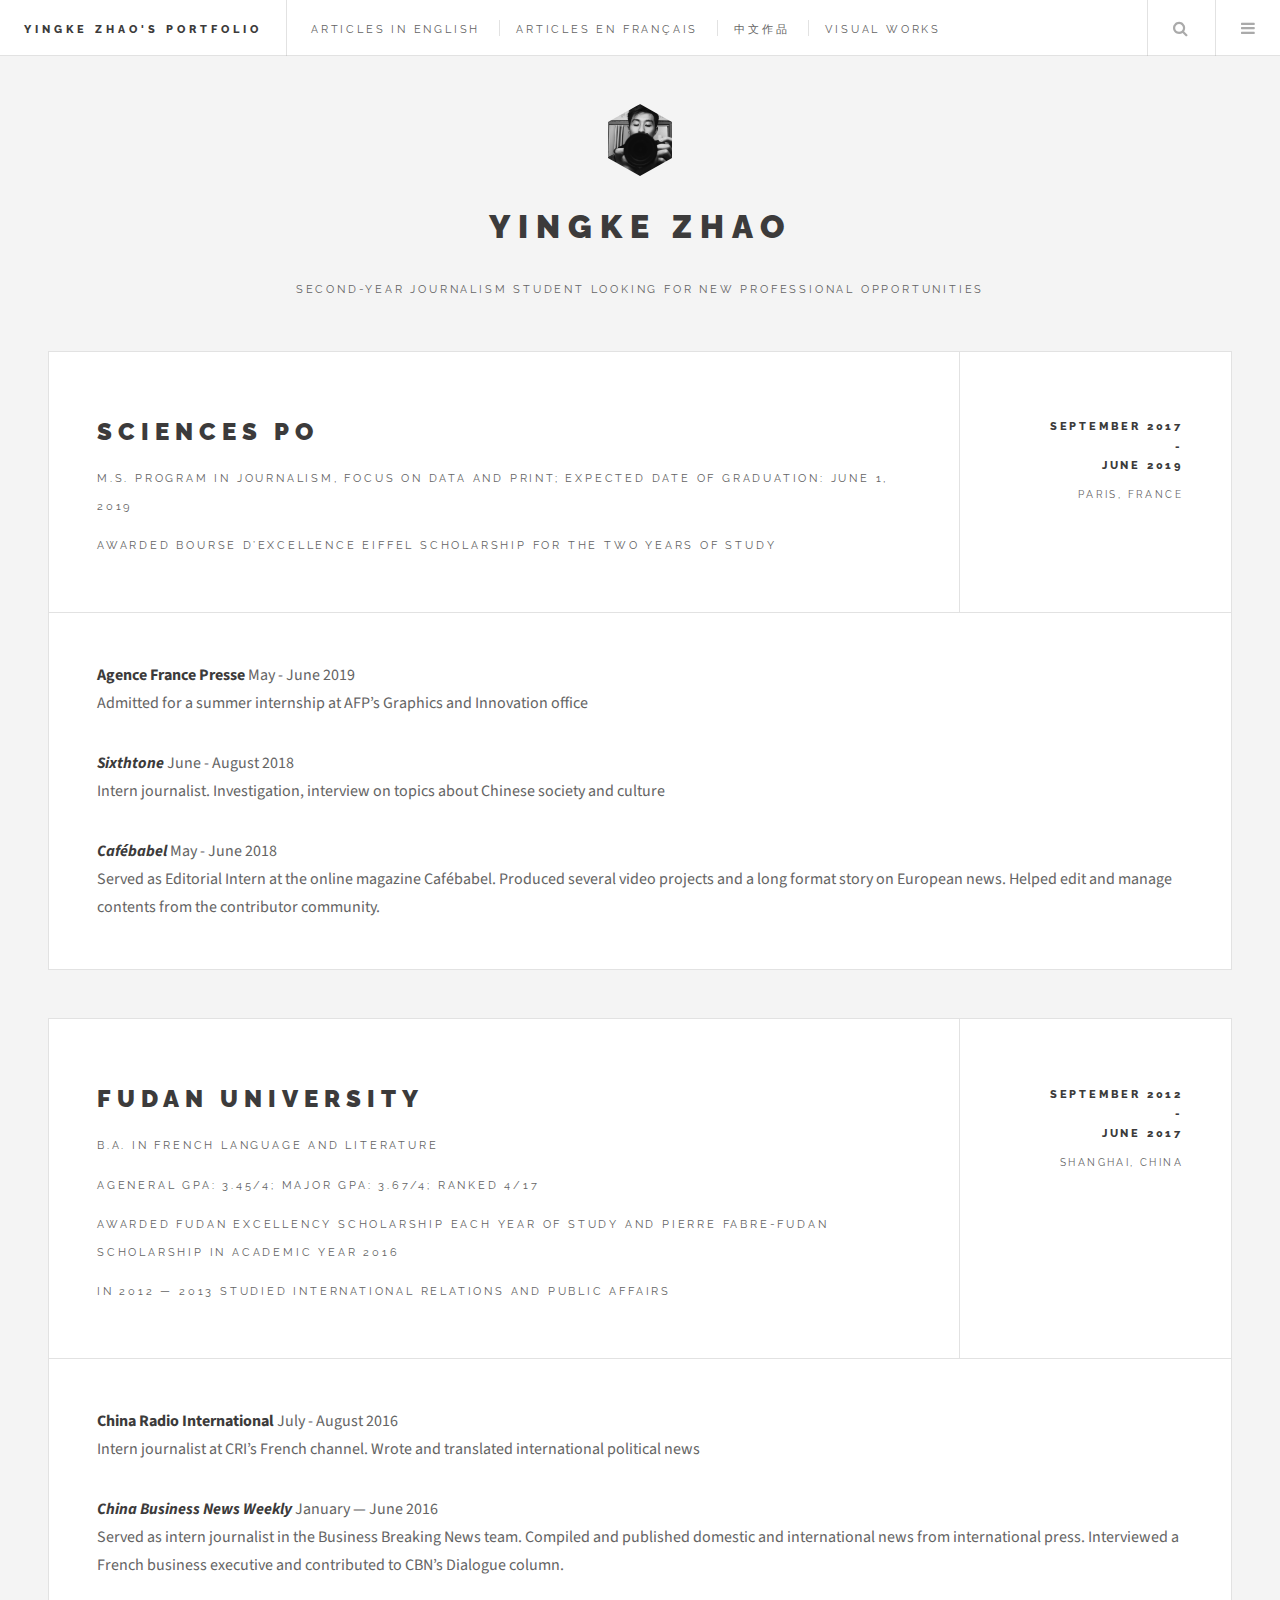
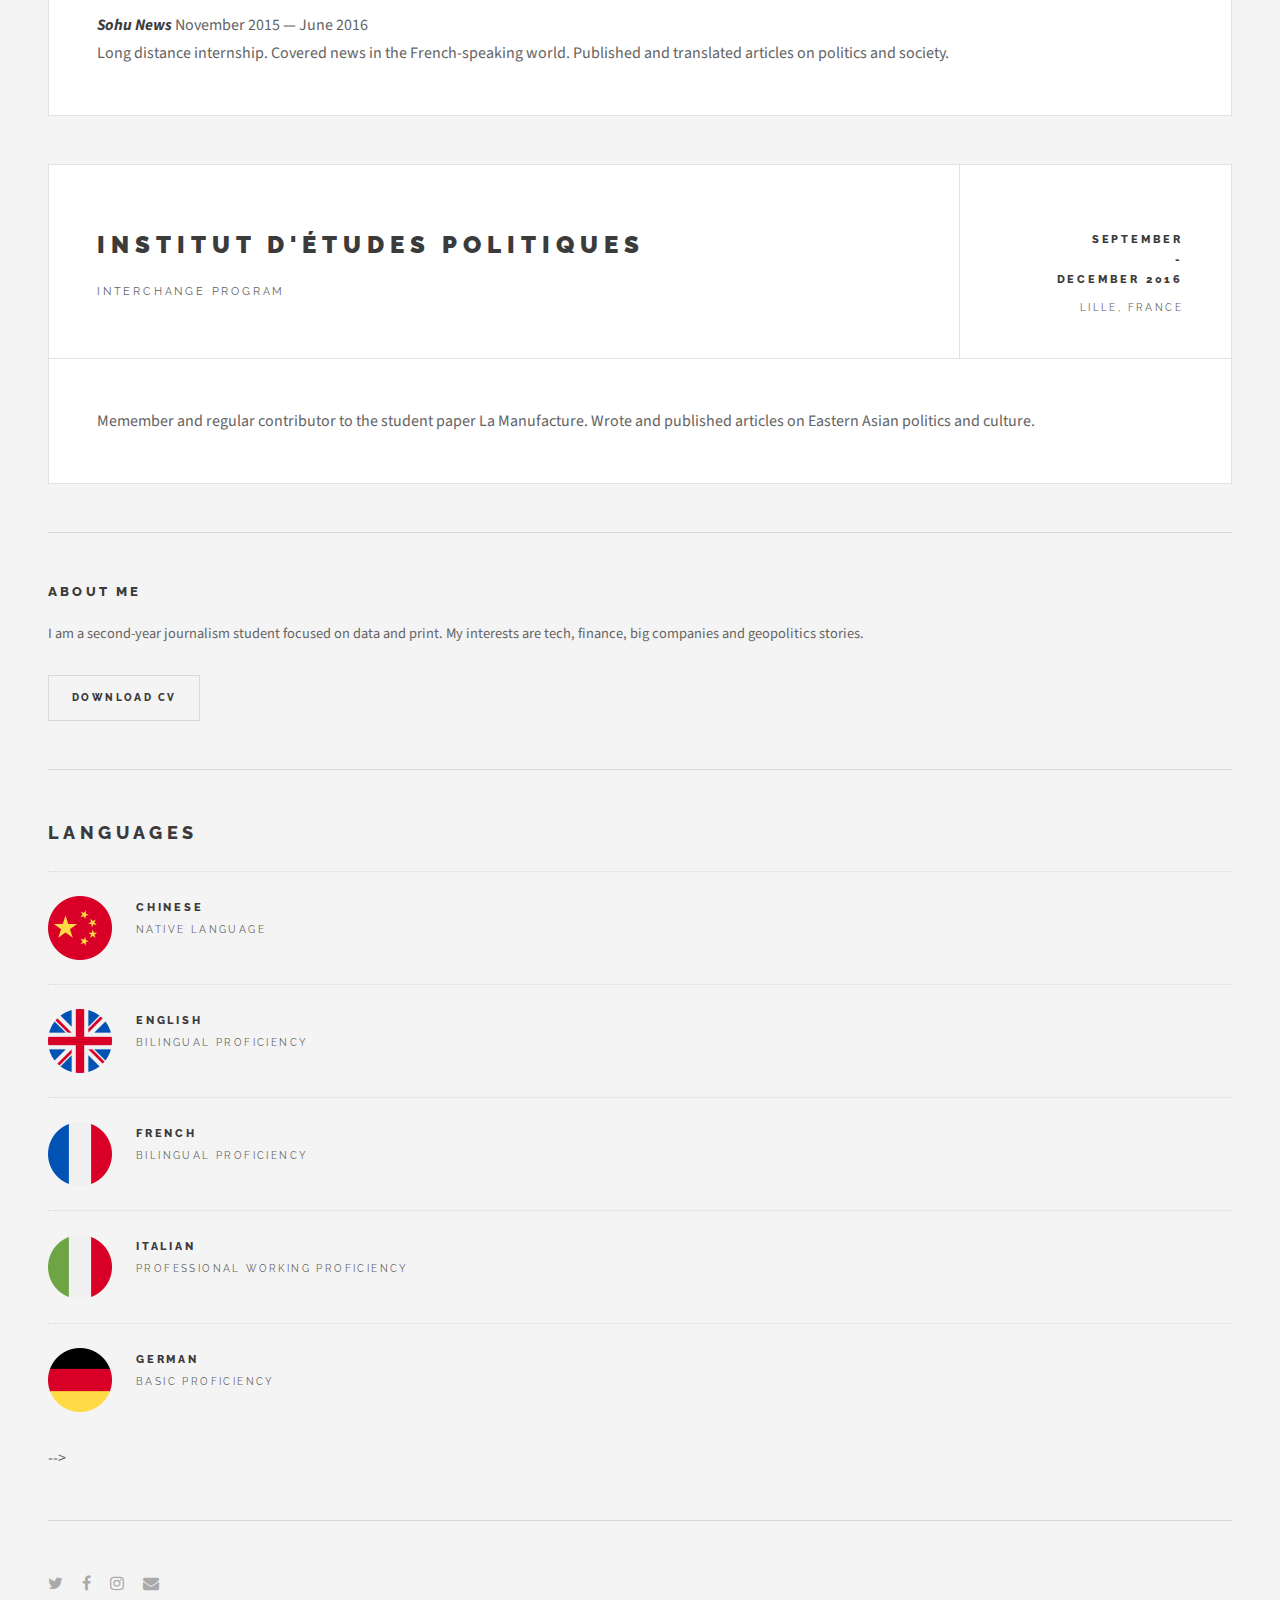
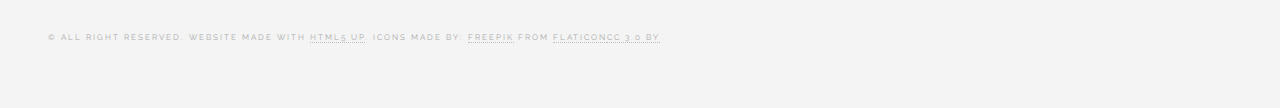
<file: index.html>
<!DOCTYPE HTML>
<!--
	Future Imperfect by HTML5 UP
	html5up.net | @ajlkn
	Free for personal and commercial use under the CCA 3.0 license (html5up.net/license)
-->
<html>
	<head>
		<title>Yingke Zhao</title>
		<meta charset="utf-8" />
		<meta name="viewport" content="width=device-width, initial-scale=1, user-scalable=no" />
		<link rel="stylesheet" href="assets/css/main.css" />
	</head>
	<body class="is-preload">

		<!-- Wrapper -->
			<div id="wrapper">

				<!-- Header -->
					<header id="header">
						<h1><a href="index.html">Yingke Zhao's Portfolio</a></h1>
						<nav class="links">
							<ul>
								<li><a href="english.html">Articles in English</a></li>
								<li><a href="francais.html">Articles en français</a></li>
								<li><a href="zhongwen.html">中文作品</a></li>
								<li><a href="Visual.html">Visual works</a></li>
							</ul>
						</nav>
						<nav class="main">
							<ul>
								<li class="search">
									<a class="fa-search" href="#search">Search</a>
									<form id="search" method="get" action="#">
										<input type="text" name="query" placeholder="Search" />
									</form>
								</li>
								<li class="menu">
									<a class="fa-bars" href="#menu">Menu</a>
								</li>
							</ul>
						</nav>
					</header>

				<!-- Menu -->
					<section id="menu">

						<!-- Search -->
							<section>
								<form class="search" method="get" action="#">
									<input type="text" name="query" placeholder="Search" />
								</form>
							</section>

						<!-- Links -->
							<section>
								<ul class="links">
									
									<li>
										<a href="english.html">
											<h3>Articles in English</h3>
											<p>"It was the best of times, it was the worst of times"</p>
										</a>
									</li>
									<li>
										<a href="francais.html">
											<h3>Articles en français</h3>
											<p>"Plus me plaît le séjour qu'ont bâti mes aïeux,</br>
											Que des palais Romains le front audacieux,"</p>
										</a>
									</li>
									<li>
										<a href="zhongwen.html">
											<h3>中文作品</h3>
											<p>”太平世界，寰球同此凉热“</p>
										</a>
									</li>
									<li>
										<a href="Visual.html">
											<h3>Visual works</h3>
											<!--p></p-->
										</a>
									</li>
								</ul>
							</section>

						<!-- Actions -->
							<!--section>
								<ul class="actions stacked">
									<li><a href="#" class="button large fit">Log In</a></li>
								</ul>
							</section-->

					</section>

				<!-- Main -->
					<div id="main">

						<!-- Post -->
							<article class="post">
								<header>
									<div class="title">
										<h2>Sciences Po</h2>
										<p>M.S. program in journalism, focus on data and print; expected date of graduation: June 1, 2019</p>
										<p>Awarded Bourse d’excellence Eiffel scholarship for the two years of study</p>
									</div>
									<div class="meta">
										<time class="published" datetime="2015-11-01">September 2017<br>-<br> June 2019</time>
										<span class="author name">Paris, France</span>
									</div>
								</header>
								
								<p><b>Agence France Presse </b>  May - June 2019 <br>Admitted for a summer internship at AFP’s Graphics and Innovation office</p>
								<p><b><i>Sixthtone </i></b>  June - August 2018<br>Intern journalist. Investigation, interview on topics about Chinese society and culture</p>
								<p><b><i>Cafébabel </i></b> May - June 2018<br> Served as Editorial Intern at the online magazine Cafébabel. Produced several video projects and a long format story on European news. Helped edit and manage contents from the contributor community.</p>

								<!--footer>
									<ul class="actions">
										<li><a href="single.html" class="button large">Continue Reading</a></li>
									</ul>
									<ul class="stats">
										<li><a href="#">General</a></li>
										<li><a href="#" class="icon fa-heart">28</a></li>
										<li><a href="#" class="icon fa-comment">128</a></li>
									</ul>
								</footer-->
							</article>

						<!-- Post -->
							<article class="post">
								<header>
									<div class="title">
										<h2>Fudan University</h2>
										<p>B.A. in French Language and Literature</p>
										<p>AGeneral GPA: 3.45/4; major GPA: 3.67/4; ranked 4/17</p>
										<p>Awarded Fudan Excellency Scholarship each year of study and Pierre Fabre-Fudan Scholarship in academic year 2016</p>
										<p>In 2012 — 2013 studied International Relations and Public Affairs</p>
									</div>
									<div class="meta">
										<time class="published" datetime="2015-11-01">September 2012<br>-<br> June 2017</time>
										<span class="author name">Shanghai, China</span>
									</div>
								</header>
								
								<p><b>China Radio International </b>  July - August 2016 <br>Intern journalist at CRI’s French channel. Wrote and translated international political news</p>
								<p><b><i>China Business News Weekly </i></b>  January — June 2016<br>Served as intern journalist in the Business Breaking News team. Compiled and published domestic and international news from international press. Interviewed a French business executive and contributed to CBN’s Dialogue column.</p>
								<p><b><i>Sohu News </i></b> November 2015 — June 2016<br> Long distance internship. Covered news in the French-speaking world. Published and translated articles on politics and society.</p>
								<!--footer>
									<ul class="actions">
										<li><a href="single.html" class="button large">Continue Reading</a></li>
									</ul>
									<ul class="stats">
										<li><a href="#">General</a></li>
										<li><a href="#" class="icon fa-heart">28</a></li>
										<li><a href="#" class="icon fa-comment">128</a></li>
									</ul>
								</footer-->
							</article>

						<!-- Post -->
							<article class="post">
								<header>
									<div class="title">
										<h2>Institut d'études politiques</h2>
										<p>Interchange program</p>
									</div>
									<div class="meta">
										<time class="published" datetime="2015-11-01">September<br>-<br> December 2016</time>
										<span class="name author">Lille, France</span>
									</div>
								</header>
									<p>Memember and regular contributor to the student paper La Manufacture. Wrote and published articles on Eastern Asian politics and culture.</p>
								
								<!--p>Mauris neque quam, fermentum ut nisl vitae, convallis maximus nisl. Sed mattis nunc id lorem euismod placerat. Vivamus porttitor magna enim, ac accumsan tortor cursus at. Phasellus sed ultricies mi non congue ullam corper. Praesent tincidunt sed tellus ut rutrum. Sed vitae justo condimentum, porta lectus vitae, ultricies congue gravida diam non fringilla.</p-->
								<!--footer>
									<ul class="actions">
										<li><a href="single.html" class="button large">Continue Reading</a></li>
									</ul>
									<ul class="stats">
										<li><a href="#">General</a></li>
										<li><a href="#" class="icon fa-heart">28</a></li>
										<li><a href="#" class="icon fa-comment">128</a></li>
									</ul>
								</footer-->
							</article>

						<!-- Post -->
						<!--
							<article class="post">
								<header>
									<div class="title">
										<h2><a href="#">Elements</a></h2>
										<p>Lorem ipsum dolor amet nullam consequat etiam feugiat</p>
									</div>
									<div class="meta">
										<time class="published" datetime="2015-10-18">October 18, 2015</time>
										<a href="#" class="author"><span class="name">Jane Doe</span><img src="images/avatar.jpg" alt="" /></a>
									</div>
								</header>

								<section>
									<h3>Text</h3>
									<p>This is <b>bold</b> and this is <strong>strong</strong>. This is <i>italic</i> and this is <em>emphasized</em>.
									This is <sup>superscript</sup> text and this is <sub>subscript</sub> text.
									This is <u>underlined</u> and this is code: <code>for (;;) { ... }</code>. Finally, <a href="#">this is a link</a>.</p>
									<hr />
									<p>Nunc lacinia ante nunc ac lobortis. Interdum adipiscing gravida odio porttitor sem non mi integer non faucibus ornare mi ut ante amet placerat aliquet. Volutpat eu sed ante lacinia sapien lorem accumsan varius montes viverra nibh in adipiscing blandit tempus accumsan.</p>
									<hr />
									<h2>Heading Level 2</h2>
									<h3>Heading Level 3</h3>
									<h4>Heading Level 4</h4>
									<hr />
									<h4>Blockquote</h4>
									<blockquote>Fringilla nisl. Donec accumsan interdum nisi, quis tincidunt felis sagittis eget tempus euismod. Vestibulum ante ipsum primis in faucibus vestibulum. Blandit adipiscing eu felis iaculis volutpat ac adipiscing accumsan faucibus. Vestibulum ante ipsum primis in faucibus lorem ipsum dolor sit amet nullam adipiscing eu felis.</blockquote>
									<h4>Preformatted</h4>
									<pre><code>i = 0;

while (!deck.isInOrder()) {
  print 'Iteration ' + i;
  deck.shuffle();
  i++;
}

print 'It took ' + i + ' iterations to sort the deck.';</code></pre>
								</section>

								<section>
									<h3>Lists</h3>
									<div class="row">
										<div class="col-6 col-12-medium">
											<h4>Unordered</h4>
											<ul>
												<li>Dolor pulvinar etiam.</li>
												<li>Sagittis adipiscing.</li>
												<li>Felis enim feugiat.</li>
											</ul>
											<h4>Alternate</h4>
											<ul class="alt">
												<li>Dolor pulvinar etiam.</li>
												<li>Sagittis adipiscing.</li>
												<li>Felis enim feugiat.</li>
											</ul>
										</div>
										<div class="col-6 col-12-medium">
											<h4>Ordered</h4>
											<ol>
												<li>Dolor pulvinar etiam.</li>
												<li>Etiam vel felis viverra.</li>
												<li>Felis enim feugiat.</li>
												<li>Dolor pulvinar etiam.</li>
												<li>Etiam vel felis lorem.</li>
												<li>Felis enim et feugiat.</li>
											</ol>
											<h4>Icons</h4>
											<ul class="icons">
												<li><a href="#" class="icon fa-twitter"><span class="label">Twitter</span></a></li>
												<li><a href="#" class="icon fa-facebook"><span class="label">Facebook</span></a></li>
												<li><a href="#" class="icon fa-instagram"><span class="label">Instagram</span></a></li>
												<li><a href="#" class="icon fa-github"><span class="label">Github</span></a></li>
											</ul>
										</div>
									</div>
									<h3>Actions</h3>
									<div class="row">
										<div class="col-6 col-12-medium">
											<ul class="actions">
												<li><a href="#" class="button">Default</a></li>
												<li><a href="#" class="button">Default</a></li>
												<li><a href="#" class="button">Default</a></li>
											</ul>
											<ul class="actions small">
												<li><a href="#" class="button small">Small</a></li>
												<li><a href="#" class="button small">Small</a></li>
												<li><a href="#" class="button small">Small</a></li>
											</ul>
											<ul class="actions stacked">
												<li><a href="#" class="button">Default</a></li>
												<li><a href="#" class="button">Default</a></li>
												<li><a href="#" class="button">Default</a></li>
											</ul>
											<ul class="actions stacked">
												<li><a href="#" class="button small">Small</a></li>
												<li><a href="#" class="button small">Small</a></li>
												<li><a href="#" class="button small">Small</a></li>
											</ul>
										</div>
										<div class="col-6 col-12-medium">
											<ul class="actions stacked">
												<li><a href="#" class="button fit">Default</a></li>
												<li><a href="#" class="button fit">Default</a></li>
											</ul>
											<ul class="actions stacked">
												<li><a href="#" class="button small fit">Small</a></li>
												<li><a href="#" class="button small fit">Small</a></li>
											</ul>
										</div>
									</div>
								</section>

								<section>
									<h3>Table</h3>
									<h4>Default</h4>
									<div class="table-wrapper">
										<table>
											<thead>
												<tr>
													<th>Name</th>
													<th>Description</th>
													<th>Price</th>
												</tr>
											</thead>
											<tbody>
												<tr>
													<td>Item One</td>
													<td>Ante turpis integer aliquet porttitor.</td>
													<td>29.99</td>
												</tr>
												<tr>
													<td>Item Two</td>
													<td>Vis ac commodo adipiscing arcu aliquet.</td>
													<td>19.99</td>
												</tr>
												<tr>
													<td>Item Three</td>
													<td> Morbi faucibus arcu accumsan lorem.</td>
													<td>29.99</td>
												</tr>
												<tr>
													<td>Item Four</td>
													<td>Vitae integer tempus condimentum.</td>
													<td>19.99</td>
												</tr>
												<tr>
													<td>Item Five</td>
													<td>Ante turpis integer aliquet porttitor.</td>
													<td>29.99</td>
												</tr>
											</tbody>
											<tfoot>
												<tr>
													<td colspan="2"></td>
													<td>100.00</td>
												</tr>
											</tfoot>
										</table>
									</div>

									<h4>Alternate</h4>
									<div class="table-wrapper">
										<table class="alt">
											<thead>
												<tr>
													<th>Name</th>
													<th>Description</th>
													<th>Price</th>
												</tr>
											</thead>
											<tbody>
												<tr>
													<td>Item One</td>
													<td>Ante turpis integer aliquet porttitor.</td>
													<td>29.99</td>
												</tr>
												<tr>
													<td>Item Two</td>
													<td>Vis ac commodo adipiscing arcu aliquet.</td>
													<td>19.99</td>
												</tr>
												<tr>
													<td>Item Three</td>
													<td> Morbi faucibus arcu accumsan lorem.</td>
													<td>29.99</td>
												</tr>
												<tr>
													<td>Item Four</td>
													<td>Vitae integer tempus condimentum.</td>
													<td>19.99</td>
												</tr>
												<tr>
													<td>Item Five</td>
													<td>Ante turpis integer aliquet porttitor.</td>
													<td>29.99</td>
												</tr>
											</tbody>
											<tfoot>
												<tr>
													<td colspan="2"></td>
													<td>100.00</td>
												</tr>
											</tfoot>
										</table>
									</div>
								</section>

								<section>
									<h3>Buttons</h3>
									<ul class="actions">
										<li><a href="#" class="button large">Large</a></li>
										<li><a href="#" class="button">Default</a></li>
										<li><a href="#" class="button small">Small</a></li>
									</ul>
									<ul class="actions fit">
										<li><a href="#" class="button fit">Fit</a></li>
										<li><a href="#" class="button fit">Fit</a></li>
										<li><a href="#" class="button fit">Fit</a></li>
									</ul>
									<ul class="actions fit small">
										<li><a href="#" class="button fit small">Fit + Small</a></li>
										<li><a href="#" class="button fit small">Fit + Small</a></li>
										<li><a href="#" class="button fit small">Fit + Small</a></li>
									</ul>
									<ul class="actions">
										<li><a href="#" class="button icon fa-download">Icon</a></li>
										<li><a href="#" class="button icon fa-upload">Icon</a></li>
										<li><a href="#" class="button icon fa-save">Icon</a></li>
									</ul>
									<ul class="actions">
										<li><span class="button disabled">Disabled</span></li>
										<li><span class="button disabled icon fa-download">Disabled</span></li>
									</ul>
								</section>

								<section>
									<h3>Form</h3>
									<form method="post" action="#">
										<div class="row gtr-uniform">
											<div class="col-6 col-12-xsmall">
												<input type="text" name="demo-name" id="demo-name" value="" placeholder="Name" />
											</div>
											<div class="col-6 col-12-xsmall">
												<input type="email" name="demo-email" id="demo-email" value="" placeholder="Email" />
											</div>
											<div class="col-12">
												<select name="demo-category" id="demo-category">
													<option value="">- Category -</option>
													<option value="1">Manufacturing</option>
													<option value="1">Shipping</option>
													<option value="1">Administration</option>
													<option value="1">Human Resources</option>
												</select>
											</div>
											<div class="col-4 col-12-small">
												<input type="radio" id="demo-priority-low" name="demo-priority" checked>
												<label for="demo-priority-low">Low</label>
											</div>
											<div class="col-4 col-12-small">
												<input type="radio" id="demo-priority-normal" name="demo-priority">
												<label for="demo-priority-normal">Normal</label>
											</div>
											<div class="col-4 col-12-small">
												<input type="radio" id="demo-priority-high" name="demo-priority">
												<label for="demo-priority-high">High</label>
											</div>
											<div class="col-6 col-12-small">
												<input type="checkbox" id="demo-copy" name="demo-copy">
												<label for="demo-copy">Email me a copy</label>
											</div>
											<div class="col-6 col-12-small">
												<input type="checkbox" id="demo-human" name="demo-human" checked>
												<label for="demo-human">Not a robot</label>
											</div>
											<div class="col-12">
												<textarea name="demo-message" id="demo-message" placeholder="Enter your message" rows="6"></textarea>
											</div>
											<div class="col-12">
												<ul class="actions">
													<li><input type="submit" value="Send Message" /></li>
													<li><input type="reset" value="Reset" /></li>
												</ul>
											</div>
										</div>
									</form>
								</section>

								<section>
									<h3>Image</h3>
									<h4>Fit</h4>
									<div class="box alt">
										<div class="row gtr-uniform">
											<div class="col-12"><span class="image fit"><img src="images/pic02.jpg" alt="" /></span></div>
											<div class="col-4"><span class="image fit"><img src="images/pic04.jpg" alt="" /></span></div>
											<div class="col-4"><span class="image fit"><img src="images/pic05.jpg" alt="" /></span></div>
											<div class="col-4"><span class="image fit"><img src="images/pic06.jpg" alt="" /></span></div>
											<div class="col-4"><span class="image fit"><img src="images/pic06.jpg" alt="" /></span></div>
											<div class="col-4"><span class="image fit"><img src="images/pic04.jpg" alt="" /></span></div>
											<div class="col-4"><span class="image fit"><img src="images/pic05.jpg" alt="" /></span></div>
											<div class="col-4"><span class="image fit"><img src="images/pic05.jpg" alt="" /></span></div>
											<div class="col-4"><span class="image fit"><img src="images/pic06.jpg" alt="" /></span></div>
											<div class="col-4"><span class="image fit"><img src="images/pic04.jpg" alt="" /></span></div>
										</div>
									</div>
									<h4>Left &amp; Right</h4>
									<p><span class="image left"><img src="images/pic07.jpg" alt="" /></span>Fringilla nisl. Donec accumsan interdum nisi, quis tincidunt felis sagittis eget. tempus euismod. Vestibulum ante ipsum primis in faucibus vestibulum. Blandit adipiscing eu felis iaculis volutpat ac adipiscing accumsan eu faucibus. Integer ac pellentesque praesent tincidunt felis sagittis eget. tempus euismod. Vestibulum ante ipsum primis in faucibus vestibulum. Blandit adipiscing eu felis iaculis volutpat ac adipiscing accumsan eu faucibus. Integer ac pellentesque praesent. Donec accumsan interdum nisi, quis tincidunt felis sagittis eget. tempus euismod. Vestibulum ante ipsum primis in faucibus vestibulum. Blandit adipiscing eu felis iaculis volutpat ac adipiscing accumsan eu faucibus. Integer ac pellentesque praesent tincidunt felis sagittis eget. tempus euismod. Vestibulum ante ipsum primis in faucibus vestibulum. Blandit adipiscing eu felis iaculis volutpat ac adipiscing accumsan eu faucibus. Integer ac pellentesque praesent. Blandit adipiscing eu felis iaculis volutpat ac adipiscing accumsan eu faucibus. Integer ac pellentesque praesent tincidunt felis sagittis eget. tempus euismod. Vestibulum ante ipsum primis in faucibus vestibulum. Blandit adipiscing eu felis iaculis volutpat ac adipiscing accumsan eu faucibus. Integer ac pellentesque praesent.</p>
									<p><span class="image right"><img src="images/pic04.jpg" alt="" /></span>Fringilla nisl. Donec accumsan interdum nisi, quis tincidunt felis sagittis eget. tempus euismod. Vestibulum ante ipsum primis in faucibus vestibulum. Blandit adipiscing eu felis iaculis volutpat ac adipiscing accumsan eu faucibus. Integer ac pellentesque praesent tincidunt felis sagittis eget. tempus euismod. Vestibulum ante ipsum primis in faucibus vestibulum. Blandit adipiscing eu felis iaculis volutpat ac adipiscing accumsan eu faucibus. Integer ac pellentesque praesent. Donec accumsan interdum nisi, quis tincidunt felis sagittis eget. tempus euismod. Vestibulum ante ipsum primis in faucibus vestibulum. Blandit adipiscing eu felis iaculis volutpat ac adipiscing accumsan eu faucibus. Integer ac pellentesque praesent tincidunt felis sagittis eget. tempus euismod. Vestibulum ante ipsum primis in faucibus vestibulum. Blandit adipiscing eu felis iaculis volutpat ac adipiscing accumsan eu faucibus. Integer ac pellentesque praesent. Blandit adipiscing eu felis iaculis volutpat ac adipiscing accumsan eu faucibus. Integer ac pellentesque praesent tincidunt felis sagittis eget. tempus euismod. Vestibulum ante ipsum primis in faucibus vestibulum. Blandit adipiscing eu felis iaculis volutpat ac adipiscing accumsan eu faucibus. Integer ac pellentesque praesent.</p>
								</section>

							</article>
						-->

						<!-- Pagination -->
							<!--ul class="actions pagination">
								<li><a href="" class="disabled button large previous">Previous Page</a></li>
								<li><a href="#" class="button large next">Next Page</a></li>
							</ul-->

					</div>

				<!-- Sidebar -->
					<section id="sidebar">

						<!-- Intro -->
							<section id="intro">
								<a href="#" class="logo"><img src="images/WechatIMG6.jpeg" alt="zhaoyingke" /></a>
								<header>
									<h2>Yingke Zhao</h2>
									<p>Second-year journalism student looking for new professional opportunities</p>
								</header>
							</section>

						<!-- About -->
							<section class="blurb">
								<h2>About Me</h2>
								<p>I am a second-year journalism student focused on data and print. My interests are tech, finance, big companies and geopolitics stories.</p>

								<ul class="actions">
									<!-- <li><a href="aboutme.html" target="_blank" class="button">Learn More</a></li> -->
									<li><a href="CV ZHAO Yingke.pdf" target="_blank" class="button">Download CV</a></li>
								</ul>
							</section>


						<!-- Posts List -->
							<section>
								<ul class="posts">
									<h2>LANGUAGES</h2>
									<li>
										<article>

											<header>
												<h3><a href="single.html">Chinese</a></h3>
												<time class="published" datetime="2015-10-20">Native language</time>
											</header>
											<a href="single.html" class="image"><img src="images/china.png" alt="" /></a>
										</article>
									</li>
									<li>
										<article>
											<header>
												<h3><a href="single.html">English</a></h3>
												<time class="published" datetime="2015-10-15">Bilingual proficiency</time>
											</header>
											<a href="single.html" class="image"><img src="images/united-kingdom.png" alt="" /></a>
										</article>
									</li>
									<li>
										<article>
											<header>
												<h3><a href="single.html">French</a></h3>
												<time class="published" datetime="2015-10-10">Bilingual proficiency</time>
											</header>
											<a href="single.html" class="image"><img src="images/france.png" alt="" /></a>
										</article>
									</li>
									<li>
										<article>
											<header>
												<h3><a href="single.html">Italian</a></h3>
												<time class="published" datetime="2015-10-08">Professional working proficiency</time>
											</header>
											<a href="single.html" class="image"><img src="images/italy.png" alt="" /></a>
										</article>
									</li>
									<li>
										<article>
											<header>
												<h3><a href="single.html">German</a></h3>
												<time class="published" datetime="2015-10-06">Basic proficiency</time>
											</header>
											<a href="single.html" class="image"><img src="images/germany.png" alt="" /></a>
										</article>
									</li>
								</ul>
							</section>

						<!-- Mini Posts -->
							<!-- <section>
								<div class="mini-posts">

									
										
										<article class="mini-post">
											<header>
												<h3><a href="single.html">Vitae sed condimentum</a></h3>
												<time class="published" datetime="2015-10-20">October 20, 2015</time>
												<a href="#" class="author"><img src="images/avatar.jpg" alt="" /></a>
											</header>
											<a href="single.html" class="image"><img src="images/pic04.jpg" alt="" /></a>
										</article>

							 	</div>
							</section> -->
 -->
						<!-- Footer -->
							<section id="footer">
								<ul class="icons">
									<li><a href="https://twitter.com/YingkeZ" class="fa-twitter" target="_blank"><span class="label">Twitter</span></a></li>
									<li><a href="https://www.facebook.com/no12307090047" class="fa-facebook" target="_blank"><span class="label">Facebook</span></a></li>
									<li><a href="https://www.instagram.com/slf_zhaoyingke/" class="fa-instagram" target="_blank"><span class="label">Instagram</span></a></li>
									<li><a href="mailto: yingke.zhao@sciencespo.fr" class="fa-envelope" target="_blank"><span class="label">Email</span></a></li>
								</ul>
								<p class="copyright">&copy; All right reserved. Website made with <a href="http://html5up.net">HTML5 UP</a>. Icons made by: <a href="https://www.freepik.com/">Freepik</a> from <a href="https://www.flaticon.com/"> Flaticon</a><a href="http://creativecommons.org/licenses/by/3.0">CC 3.0 BY</a></p>
							</section>

					</section>

			</div>

		<!-- Scripts -->
			<script src="assets/js/jquery.min.js"></script>
			<script src="assets/js/browser.min.js"></script>
			<script src="assets/js/breakpoints.min.js"></script>
			<script src="assets/js/util.js"></script>
			<script src="assets/js/main.js"></script>

	</body>
</html>
</file>
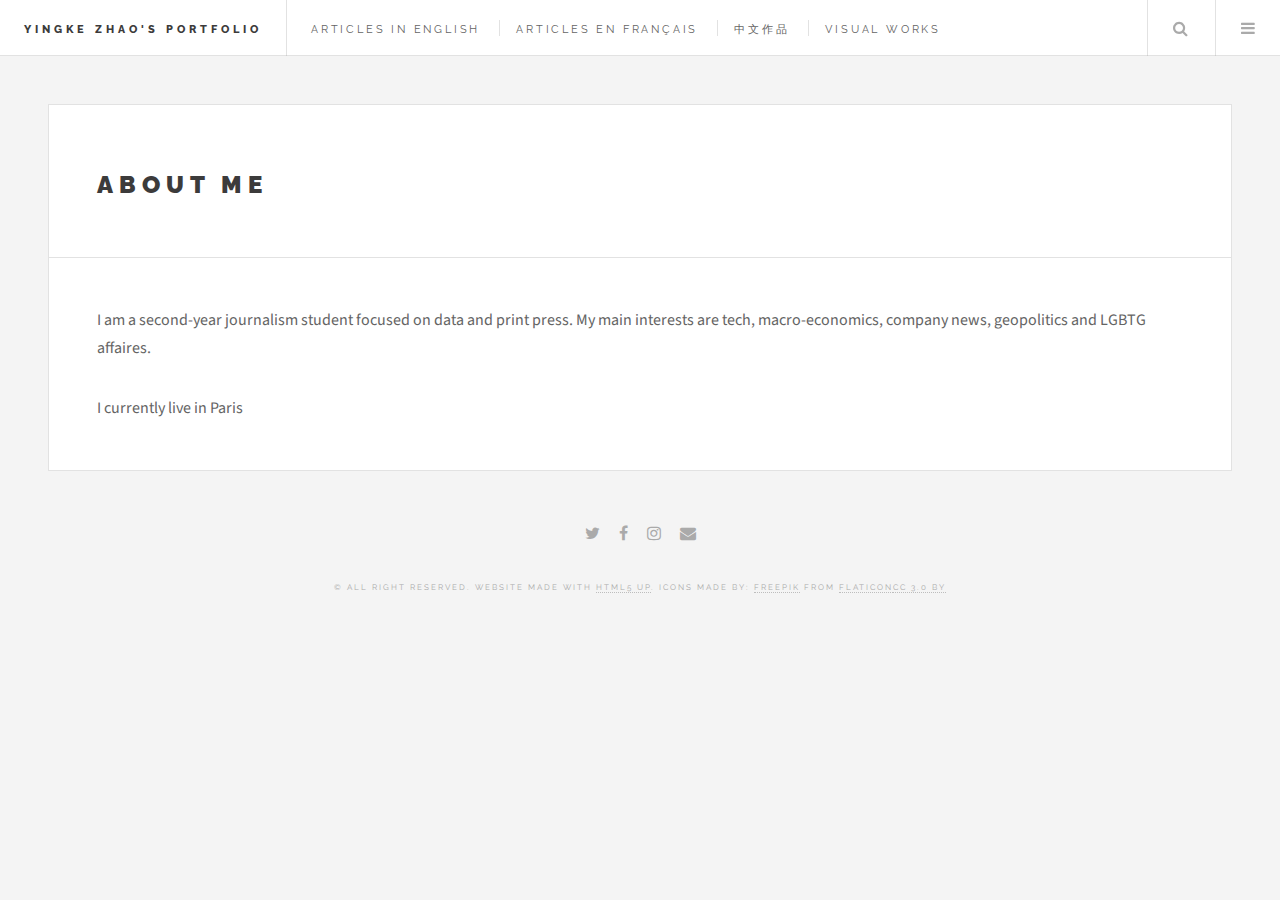
<file: aboutme.html>
<!DOCTYPE HTML>
<!--
	Future Imperfect by HTML5 UP
	html5up.net | @ajlkn
	Free for personal and commercial use under the CCA 3.0 license (html5up.net/license)
-->
<html>
	<head>
		<title>Yingke Zhao's Portfolio - About Me</title>
		<meta charset="utf-8" />
		<meta name="viewport" content="width=device-width, initial-scale=1, user-scalable=no" />
		<link rel="stylesheet" href="assets/css/main.css" />
	</head>
	<body class="single is-preload">

		<!-- Wrapper -->
			<div id="wrapper">

				<!-- Header -->
					<header id="header">
						<h1><a href="index.html">Yingke Zhao's Portfolio</a></h1>
						<nav class="links">
							<ul>
								<li><a href="index.html">Articles in English</a></li>
								<li><a href="francais.html">Articles en français</a></li>
								<li><a href="zhongwen.html">中文作品</a></li>
								<li><a href="visual.html">Visual works</a></li>
							</ul>
						</nav>
						<nav class="main">
							<ul>
								<li class="search">
									<a class="fa-search" href="#search">Search</a>
									<form id="search" method="get" action="#">
										<input type="text" name="query" placeholder="Search" />
									</form>
								</li>
								<li class="menu">
									<a class="fa-bars" href="#menu">Menu</a>
								</li>
							</ul>
						</nav>
					</header>

				<!-- Menu -->
					<section id="menu">

						<!-- Search -->
							<section>
								<form class="search" method="get" action="#">
									<input type="text" name="query" placeholder="Search" />
								</form>
							</section>

						<!-- Links -->
							<section>
								<ul class="links">
									<li>
										<a href="English.html">
											<h3>Articles in English</h3>
											<p>"It was the best of times, it was the worst of times"</p>
										</a>
									</li>
									<li>
										<a href="francais.html">
											<h3>Articles en français</h3>
											<p>"Plus me plaît le séjour qu'ont bâti mes aïeux,</br>
											Que des palais Romains le front audacieux,"</p>
										</a>
									</li>
									<li>
										<a href="zhongwen.html">
											<h3>中文作品</h3>
											<p>”太平世界，寰球同此凉热“</p>
										</a>
									</li>
									<li>
										<a href="visual.html">
											<h3>Visual works</h3>
											<p>Porta lectus amet ultricies</p>
										</a>
									</li>
								</ul>
							</section>

						<!-- Actions -->
							<!--section>
								<ul class="actions stacked">
									<li><a href="#" class="button large fit">Log In</a></li>
								</ul>
							</section-->

					</section>

				<!-- Main -->
					<div id="main">

						<!-- Post -->
							<article class="post">
								<header>
									<div class="title">
										<h2><a href="#">About Me</a></h2>
										<!-- <p>Lorem ipsum dolor amet nullam consequat etiam feugiat</p> -->
									</div>
									<!--div class="meta">
										<time class="published" datetime="2015-11-01">November 1, 2015</time>
										<a href="#" class="author"><span class="name">Jane Doe</span><img src="images/avatar.jpg" alt="" /></a>
									</div-->
								</header>
								<!-- <span class="image featured"><img src="images/pic01.jpg" alt="" /></span> -->
								<p>I am a second-year journalism student focused on data and print press. My main interests are tech, macro-economics, company news, geopolitics and LGBTG affaires.</p>
								<p>I currently live in Paris</p>
								<!--footer>
									<ul class="stats">
										<li><a href="#">General</a></li>
										<li><a href="#" class="icon fa-heart">28</a></li>
										<li><a href="#" class="icon fa-comment">128</a></li>
									</ul>
								</footer-->
							</article>

					</div>

				<!-- Footer -->
					<section id="footer">
						<ul class="icons">
									<li><a href="https://twitter.com/YingkeZ" class="fa-twitter" target="_blank"><span class="label">Twitter</span></a></li>
									<li><a href="https://www.facebook.com/no12307090047" class="fa-facebook" target="_blank"><span class="label">Facebook</span></a></li>
									<li><a href="https://www.instagram.com/slf_zhaoyingke/" class="fa-instagram" target="_blank"><span class="label">Instagram</span></a></li>
									<li><a href="mailto: yingke.zhao@sciencespo.fr" class="fa-envelope" target="_blank"><span class="label">Email</span></a></li>
								</ul>
								<p class="copyright">&copy; All right reserved. Website made with <a href="http://html5up.net">HTML5 UP</a>. Icons made by: <a href="https://www.freepik.com/">Freepik</a> from <a href="https://www.flaticon.com/"> Flaticon</a><a href="http://creativecommons.org/licenses/by/3.0">CC 3.0 BY</a></p>
					</section>

			</div>

		<!-- Scripts -->
			<script src="assets/js/jquery.min.js"></script>
			<script src="assets/js/browser.min.js"></script>
			<script src="assets/js/breakpoints.min.js"></script>
			<script src="assets/js/util.js"></script>
			<script src="assets/js/main.js"></script>

	</body>
</html>
</file>
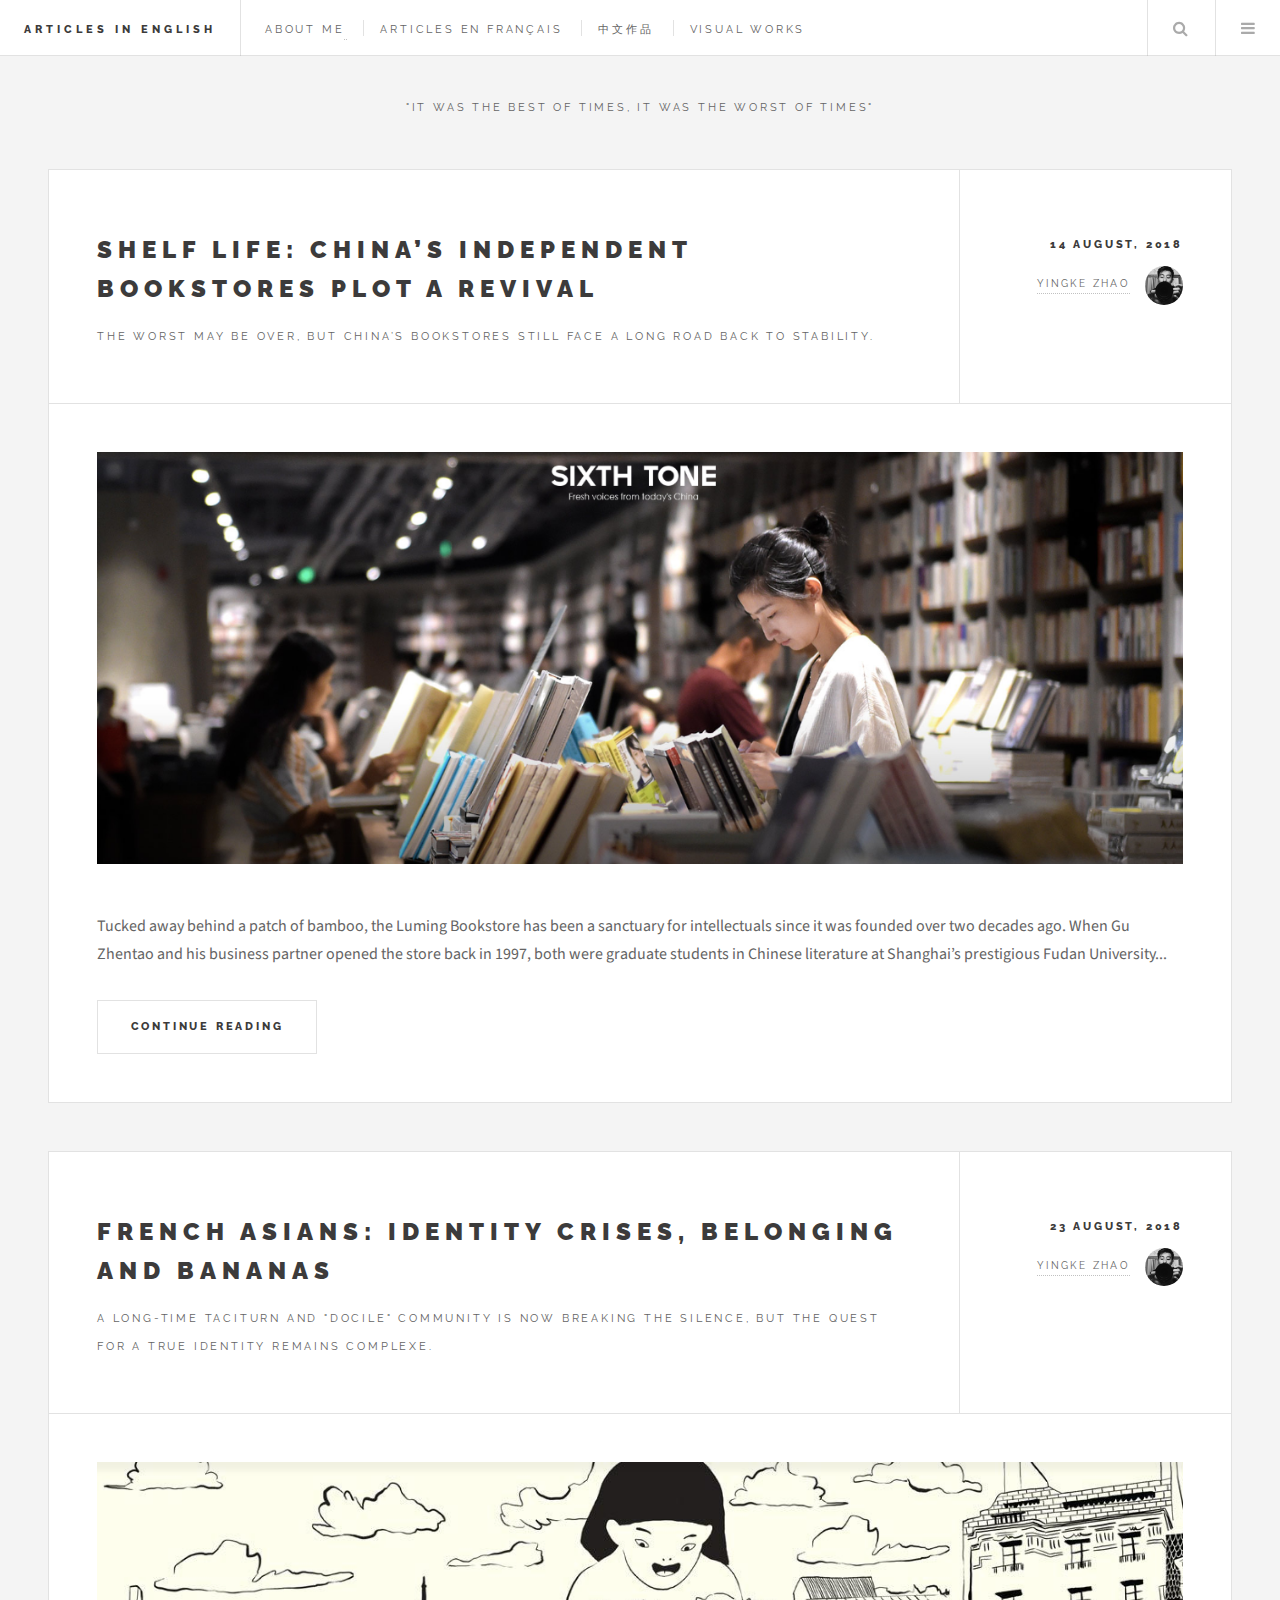
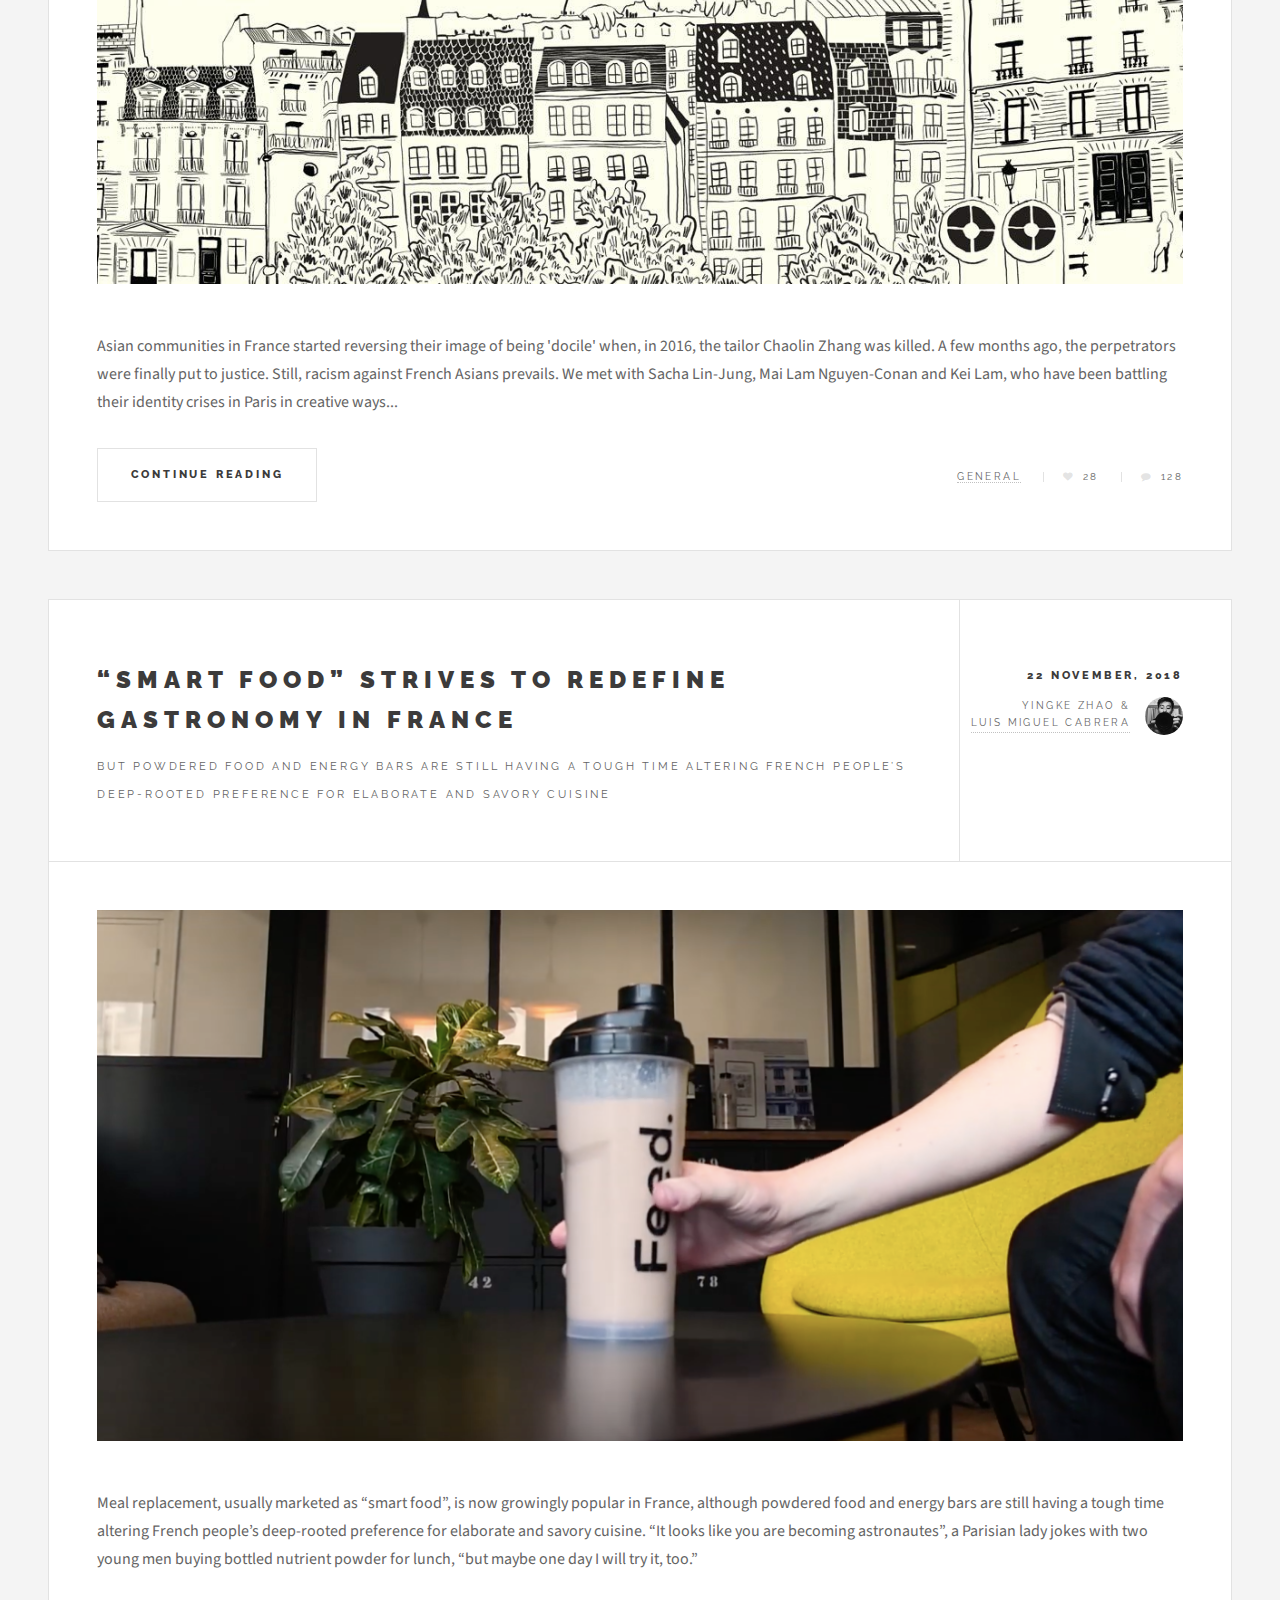
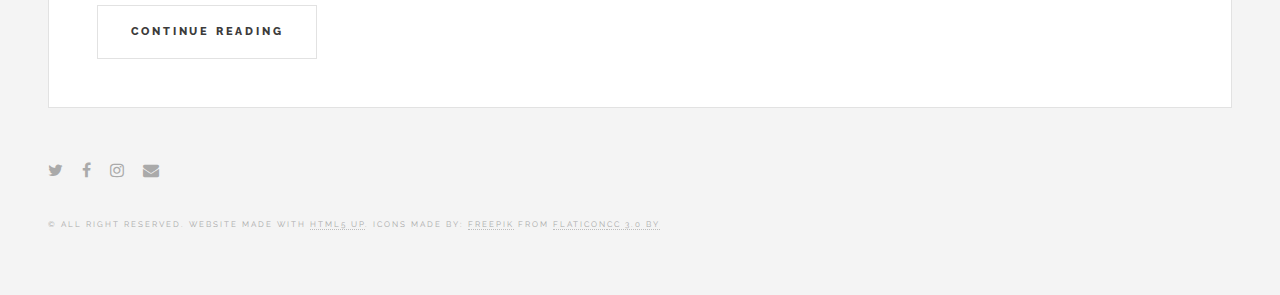
<file: english.html>
<!DOCTYPE HTML>
<!--
	Future Imperfect by HTML5 UP
	html5up.net | @ajlkn
	Free for personal and commercial use under the CCA 3.0 license (html5up.net/license)
-->
<html>
	<head>
		<title>Yingke Zhao's Portfolio</title>
		<meta charset="utf-8" />
		<meta name="viewport" content="width=device-width, initial-scale=1, user-scalable=no" />
		<link rel="stylesheet" href="assets/css/main.css" />
	</head>
	<body class="is-preload">

		<!-- Wrapper -->
			<div id="wrapper">

				<!-- Header -->
					<header id="header">
						<h1><a href="English.html">Articles in English</a></h1>
						<nav class="links">
							<ul>
								<li><a href="index.html">About me</li>
								<li><a href="francais.html">Articles en français</a></li>
								<li><a href="zhongwen.html">中文作品</a></li>
								<li><a href="Visual.html">Visual works</a></li>
							</ul>
						</nav>
						<nav class="main">
							<ul>
								<li class="search">
									<a class="fa-search" href="#search">Search</a>
									<form id="search" method="get" action="#">
										<input type="text" name="query" placeholder="Search" />
									</form>
								</li>
								<li class="menu">
									<a class="fa-bars" href="#menu">Menu</a>
								</li>
							</ul>
						</nav>
					</header>

				<!-- Menu -->
					<section id="menu">

						<!-- Search -->
							<section>
								<form class="search" method="get" action="#">
									<input type="text" name="query" placeholder="Search" />
								</form>
							</section>

						<!-- Links -->
							<section>
								<ul class="links">
									<li>
										<a href="index.html">
											<h3>About Me</h3>
										</a>
									</li>
									<li>
										<a href="English.html">
											<h3>Articles in English</h3>
											<p>"It was the best of times, it was the worst of times"</p>
										</a>
									</li>
									<li>
										<a href="francais.html">
											<h3>Articles en français</h3>
											<p>"Plus me plaît le séjour qu'ont bâti mes aïeux,</br>
											Que des palais Romains le front audacieux,"</p>
										</a>
									</li>
									<li>
										<a href="zhongwen.html">
											<h3>中文作品</h3>
											<p>”太平世界，寰球同此凉热“</p>
										</a>
									</li>
									<li>
										<a href="Visual.html">
											<h3>Visual works</h3>
											<!--p>Porta lectus amet ultricies</p-->
										</a>
									</li>
								</ul>
							</section>

						<!-- Actions -->
							<!--section>
								<ul class="actions stacked">
									<li><a href="#" class="button large fit">Log In</a></li>
								</ul>
							</section-->

					</section>

				<!-- Main -->
					<div id="main">

						<!-- Post -->
							<section id="intro">
								
								<header>
									
									<p>
									"It was the best of times, it was the worst of times"</p>
								</header>
							</section>
							<article class="post">
								<header>
									<div class="title">
										<h2><a href="https://www.sixthtone.com/news/1002754/shelf-life-chinas-independent-bookstores-plot-a-revival" target="_blank">Shelf Life: China’s Independent Bookstores Plot a Revival</a></h2>
										<p>The worst may be over, but China’s bookstores still face a long road back to stability.</p>
									</div>
									<div class="meta">
										<time class="published" datetime="2015-11-01">14 August, 2018</time>
										<a href="#" class="author"><span class="name">Yingke Zhao</span><img src="images/WechatIMG6.jpeg" alt="" /></a>
									</div>
								</header>
								<a href="https://www.sixthtone.com/news/1002754/shelf-life-chinas-independent-bookstores-plot-a-revival" target="_blank"  class="image featured" target="_blank" ><img src="images/Schermata 2019-02-22 alle 1.27.22 AM.jpg" alt="China Bookstore Crisis" /></a>
								<p>Tucked away behind a patch of bamboo, the Luming Bookstore has been a sanctuary for intellectuals since it was founded over two decades ago. When Gu Zhentao and his business partner opened the store back in 1997, both were graduate students in Chinese literature at Shanghai’s prestigious Fudan University...</p>
								<footer>
									<ul class="actions">
										<li><a href="https://www.sixthtone.com/news/1002754/shelf-life-chinas-independent-bookstores-plot-a-revival" target="_blank" class="button large">Continue Reading</a></li>
									</ul>
									<!-- ul class="stats">
										<li><a href="#">General</a></li>
										<li><a href="#" class="icon fa-heart">28</a></li>
										<li><a href="#" class="icon fa-comment">128</a></li>
									</ul-->
								</footer>
							</article>

						<!-- Post -->
							<article class="post">
								<header>
									<div class="title">
										<h2><a href="https://cafebabel.com/en/article/french-asians-identity-crises-belonging-and-bananas-5b7e72bef723b31f3ba020f1/" target="_blank" >French Asians: Identity crises, belonging and bananas</a></h2>
										<p>A long-time taciturn and "docile" community is now breaking the silence, but the quest for a true identity remains complexe.</p>
									</div>
									<div class="meta">
										<time class="published" datetime="2015-10-25">23 August, 2018</time>
										<a href="#" class="author"><span class="name">Yingke Zhao</span><img src="images/WechatIMG6.jpeg" alt="" /></a>
									</div>
								</header>
								<a href="https://cafebabel.com/en/article/french-asians-identity-crises-belonging-and-bananas-5b7e72bef723b31f3ba020f1/" class="image featured" target="_blank" ><img src="images/Schermata 2019-02-22 alle 1.31.05 AM.jpg" alt="French Asian Identity" /></a>
								<p>Asian communities in France started reversing their image of being 'docile' when, in 2016, the tailor Chaolin Zhang was killed. A few months ago, the perpetrators were finally put to justice. Still, racism against French Asians prevails. We met with Sacha Lin-Jung, Mai Lam Nguyen-Conan and Kei Lam, who have been battling their identity crises in Paris in creative ways...</p>
								<footer>
									<ul class="actions">
										<li><a href="https://cafebabel.com/en/article/french-asians-identity-crises-belonging-and-bananas-5b7e72bef723b31f3ba020f1/" target="_blank"  class="button large">Continue Reading</a></li>
									</ul>
									<ul class="stats">
										<li><a href="#">General</a></li>
										<li><a href="#" class="icon fa-heart">28</a></li>
										<li><a href="#" class="icon fa-comment">128</a></li>
									</ul>
								</footer>
							</article>

						<!-- Post -->
							<article class="post">
								<header>
									<div class="title">
										<h2><a href="https://medium.com/@yingke.zhao/smart-food-strives-to-redefine-gastronomy-in-france-72dcd09141af" target="_blank" >“Smart food” Strives to Redefine Gastronomy in France</a></h2>
										<p>But powdered food and energy bars are still having a tough time altering French people’s deep-rooted preference for elaborate and savory cuisine</p>
									</div>
									<div class="meta">
										<time class="published" datetime="2015-10-22">22 November, 2018</time>
										<a href="#" class="author"><span class="name">Yingke Zhao & <br> Luis Miguel Cabrera</span><img src="images/WechatIMG6.jpeg" alt="" /></a>
									</div>
								</header>
								<a href="https://medium.com/@yingke.zhao/smart-food-strives-to-redefine-gastronomy-in-france-72dcd09141af" class="image featured" target="_blank" ><img src="images/Schermata 2019-02-22 alle 1.42.59 AM.jpg" alt="" /></a>
								<p>Meal replacement, usually marketed as “smart food”, is now growingly popular in France, although powdered food and energy bars are still having a tough time altering French people’s deep-rooted preference for elaborate and savory cuisine. “It looks like you are becoming astronautes”, a Parisian lady jokes with two young men buying bottled nutrient powder for lunch, “but maybe one day I will try it, too.”</p>
								<footer>
									<ul class="actions">
										<li><a href="https://medium.com/@yingke.zhao/smart-food-strives-to-redefine-gastronomy-in-france-72dcd09141af" target="_blank" class="button large">Continue Reading</a></li>
									</ul>
									<!--ul class="stats">
										<li><a href="#">General</a></li>
										<li><a href="#" class="icon fa-heart">28</a></li>
										<li><a href="#" class="icon fa-comment">128</a></li>
									</ul-->
								</footer>
							</article>

							<section id="footer">
								<ul class="icons">
									<li><a href="https://twitter.com/YingkeZ" class="fa-twitter" target="_blank"><span class="label">Twitter</span></a></li>
									<li><a href="https://www.facebook.com/no12307090047" class="fa-facebook" target="_blank"><span class="label">Facebook</span></a></li>
									<li><a href="https://www.instagram.com/slf_zhaoyingke/" class="fa-instagram" target="_blank"><span class="label">Instagram</span></a></li>
									<li><a href="mailto: yingke.zhao@sciencespo.fr" class="fa-envelope" target="_blank"><span class="label">Email</span></a></li>
								</ul>
								<p class="copyright">&copy; All right reserved. Website made with <a href="http://html5up.net">HTML5 UP</a>. Icons made by: <a href="https://www.freepik.com/">Freepik</a> from <a href="https://www.flaticon.com/"> Flaticon</a><a href="http://creativecommons.org/licenses/by/3.0">CC 3.0 BY</a></p>
						<!-- Post -->
						<!--
							<article class="post">
								<header>
									<div class="title">
										<h2><a href="#">Elements</a></h2>
										<p>Lorem ipsum dolor amet nullam consequat etiam feugiat</p>
									</div>
									<div class="meta">
										<time class="published" datetime="2015-10-18">October 18, 2015</time>
										<a href="#" class="author"><span class="name">Jane Doe</span><img src="images/avatar.jpg" alt="" /></a>
									</div>
								</header>

								<section>
									<h3>Text</h3>
									<p>This is <b>bold</b> and this is <strong>strong</strong>. This is <i>italic</i> and this is <em>emphasized</em>.
									This is <sup>superscript</sup> text and this is <sub>subscript</sub> text.
									This is <u>underlined</u> and this is code: <code>for (;;) { ... }</code>. Finally, <a href="#">this is a link</a>.</p>
									<hr />
									<p>Nunc lacinia ante nunc ac lobortis. Interdum adipiscing gravida odio porttitor sem non mi integer non faucibus ornare mi ut ante amet placerat aliquet. Volutpat eu sed ante lacinia sapien lorem accumsan varius montes viverra nibh in adipiscing blandit tempus accumsan.</p>
									<hr />
									<h2>Heading Level 2</h2>
									<h3>Heading Level 3</h3>
									<h4>Heading Level 4</h4>
									<hr />
									<h4>Blockquote</h4>
									<blockquote>Fringilla nisl. Donec accumsan interdum nisi, quis tincidunt felis sagittis eget tempus euismod. Vestibulum ante ipsum primis in faucibus vestibulum. Blandit adipiscing eu felis iaculis volutpat ac adipiscing accumsan faucibus. Vestibulum ante ipsum primis in faucibus lorem ipsum dolor sit amet nullam adipiscing eu felis.</blockquote>
									<h4>Preformatted</h4>
									<pre><code>i = 0;

while (!deck.isInOrder()) {
  print 'Iteration ' + i;
  deck.shuffle();
  i++;
}

print 'It took ' + i + ' iterations to sort the deck.';</code></pre>
								</section>

								<section>
									<h3>Lists</h3>
									<div class="row">
										<div class="col-6 col-12-medium">
											<h4>Unordered</h4>
											<ul>
												<li>Dolor pulvinar etiam.</li>
												<li>Sagittis adipiscing.</li>
												<li>Felis enim feugiat.</li>
											</ul>
											<h4>Alternate</h4>
											<ul class="alt">
												<li>Dolor pulvinar etiam.</li>
												<li>Sagittis adipiscing.</li>
												<li>Felis enim feugiat.</li>
											</ul>
										</div>
										<div class="col-6 col-12-medium">
											<h4>Ordered</h4>
											<ol>
												<li>Dolor pulvinar etiam.</li>
												<li>Etiam vel felis viverra.</li>
												<li>Felis enim feugiat.</li>
												<li>Dolor pulvinar etiam.</li>
												<li>Etiam vel felis lorem.</li>
												<li>Felis enim et feugiat.</li>
											</ol>
											<h4>Icons</h4>
											<ul class="icons">
												<li><a href="#" class="icon fa-twitter"><span class="label">Twitter</span></a></li>
												<li><a href="#" class="icon fa-facebook"><span class="label">Facebook</span></a></li>
												<li><a href="#" class="icon fa-instagram"><span class="label">Instagram</span></a></li>
												<li><a href="#" class="icon fa-github"><span class="label">Github</span></a></li>
											</ul>
										</div>
									</div>
									<h3>Actions</h3>
									<div class="row">
										<div class="col-6 col-12-medium">
											<ul class="actions">
												<li><a href="#" class="button">Default</a></li>
												<li><a href="#" class="button">Default</a></li>
												<li><a href="#" class="button">Default</a></li>
											</ul>
											<ul class="actions small">
												<li><a href="#" class="button small">Small</a></li>
												<li><a href="#" class="button small">Small</a></li>
												<li><a href="#" class="button small">Small</a></li>
											</ul>
											<ul class="actions stacked">
												<li><a href="#" class="button">Default</a></li>
												<li><a href="#" class="button">Default</a></li>
												<li><a href="#" class="button">Default</a></li>
											</ul>
											<ul class="actions stacked">
												<li><a href="#" class="button small">Small</a></li>
												<li><a href="#" class="button small">Small</a></li>
												<li><a href="#" class="button small">Small</a></li>
											</ul>
										</div>
										<div class="col-6 col-12-medium">
											<ul class="actions stacked">
												<li><a href="#" class="button fit">Default</a></li>
												<li><a href="#" class="button fit">Default</a></li>
											</ul>
											<ul class="actions stacked">
												<li><a href="#" class="button small fit">Small</a></li>
												<li><a href="#" class="button small fit">Small</a></li>
											</ul>
										</div>
									</div>
								</section>

								<section>
									<h3>Table</h3>
									<h4>Default</h4>
									<div class="table-wrapper">
										<table>
											<thead>
												<tr>
													<th>Name</th>
													<th>Description</th>
													<th>Price</th>
												</tr>
											</thead>
											<tbody>
												<tr>
													<td>Item One</td>
													<td>Ante turpis integer aliquet porttitor.</td>
													<td>29.99</td>
												</tr>
												<tr>
													<td>Item Two</td>
													<td>Vis ac commodo adipiscing arcu aliquet.</td>
													<td>19.99</td>
												</tr>
												<tr>
													<td>Item Three</td>
													<td> Morbi faucibus arcu accumsan lorem.</td>
													<td>29.99</td>
												</tr>
												<tr>
													<td>Item Four</td>
													<td>Vitae integer tempus condimentum.</td>
													<td>19.99</td>
												</tr>
												<tr>
													<td>Item Five</td>
													<td>Ante turpis integer aliquet porttitor.</td>
													<td>29.99</td>
												</tr>
											</tbody>
											<tfoot>
												<tr>
													<td colspan="2"></td>
													<td>100.00</td>
												</tr>
											</tfoot>
										</table>
									</div>

									<h4>Alternate</h4>
									<div class="table-wrapper">
										<table class="alt">
											<thead>
												<tr>
													<th>Name</th>
													<th>Description</th>
													<th>Price</th>
												</tr>
											</thead>
											<tbody>
												<tr>
													<td>Item One</td>
													<td>Ante turpis integer aliquet porttitor.</td>
													<td>29.99</td>
												</tr>
												<tr>
													<td>Item Two</td>
													<td>Vis ac commodo adipiscing arcu aliquet.</td>
													<td>19.99</td>
												</tr>
												<tr>
													<td>Item Three</td>
													<td> Morbi faucibus arcu accumsan lorem.</td>
													<td>29.99</td>
												</tr>
												<tr>
													<td>Item Four</td>
													<td>Vitae integer tempus condimentum.</td>
													<td>19.99</td>
												</tr>
												<tr>
													<td>Item Five</td>
													<td>Ante turpis integer aliquet porttitor.</td>
													<td>29.99</td>
												</tr>
											</tbody>
											<tfoot>
												<tr>
													<td colspan="2"></td>
													<td>100.00</td>
												</tr>
											</tfoot>
										</table>
									</div>
								</section>

								<section>
									<h3>Buttons</h3>
									<ul class="actions">
										<li><a href="#" class="button large">Large</a></li>
										<li><a href="#" class="button">Default</a></li>
										<li><a href="#" class="button small">Small</a></li>
									</ul>
									<ul class="actions fit">
										<li><a href="#" class="button fit">Fit</a></li>
										<li><a href="#" class="button fit">Fit</a></li>
										<li><a href="#" class="button fit">Fit</a></li>
									</ul>
									<ul class="actions fit small">
										<li><a href="#" class="button fit small">Fit + Small</a></li>
										<li><a href="#" class="button fit small">Fit + Small</a></li>
										<li><a href="#" class="button fit small">Fit + Small</a></li>
									</ul>
									<ul class="actions">
										<li><a href="#" class="button icon fa-download">Icon</a></li>
										<li><a href="#" class="button icon fa-upload">Icon</a></li>
										<li><a href="#" class="button icon fa-save">Icon</a></li>
									</ul>
									<ul class="actions">
										<li><span class="button disabled">Disabled</span></li>
										<li><span class="button disabled icon fa-download">Disabled</span></li>
									</ul>
								</section>

								<section>
									<h3>Form</h3>
									<form method="post" action="#">
										<div class="row gtr-uniform">
											<div class="col-6 col-12-xsmall">
												<input type="text" name="demo-name" id="demo-name" value="" placeholder="Name" />
											</div>
											<div class="col-6 col-12-xsmall">
												<input type="email" name="demo-email" id="demo-email" value="" placeholder="Email" />
											</div>
											<div class="col-12">
												<select name="demo-category" id="demo-category">
													<option value="">- Category -</option>
													<option value="1">Manufacturing</option>
													<option value="1">Shipping</option>
													<option value="1">Administration</option>
													<option value="1">Human Resources</option>
												</select>
											</div>
											<div class="col-4 col-12-small">
												<input type="radio" id="demo-priority-low" name="demo-priority" checked>
												<label for="demo-priority-low">Low</label>
											</div>
											<div class="col-4 col-12-small">
												<input type="radio" id="demo-priority-normal" name="demo-priority">
												<label for="demo-priority-normal">Normal</label>
											</div>
											<div class="col-4 col-12-small">
												<input type="radio" id="demo-priority-high" name="demo-priority">
												<label for="demo-priority-high">High</label>
											</div>
											<div class="col-6 col-12-small">
												<input type="checkbox" id="demo-copy" name="demo-copy">
												<label for="demo-copy">Email me a copy</label>
											</div>
											<div class="col-6 col-12-small">
												<input type="checkbox" id="demo-human" name="demo-human" checked>
												<label for="demo-human">Not a robot</label>
											</div>
											<div class="col-12">
												<textarea name="demo-message" id="demo-message" placeholder="Enter your message" rows="6"></textarea>
											</div>
											<div class="col-12">
												<ul class="actions">
													<li><input type="submit" value="Send Message" /></li>
													<li><input type="reset" value="Reset" /></li>
												</ul>
											</div>
										</div>
									</form>
								</section>

								<section>
									<h3>Image</h3>
									<h4>Fit</h4>
									<div class="box alt">
										<div class="row gtr-uniform">
											<div class="col-12"><span class="image fit"><img src="images/pic02.jpg" alt="" /></span></div>
											<div class="col-4"><span class="image fit"><img src="images/pic04.jpg" alt="" /></span></div>
											<div class="col-4"><span class="image fit"><img src="images/pic05.jpg" alt="" /></span></div>
											<div class="col-4"><span class="image fit"><img src="images/pic06.jpg" alt="" /></span></div>
											<div class="col-4"><span class="image fit"><img src="images/pic06.jpg" alt="" /></span></div>
											<div class="col-4"><span class="image fit"><img src="images/pic04.jpg" alt="" /></span></div>
											<div class="col-4"><span class="image fit"><img src="images/pic05.jpg" alt="" /></span></div>
											<div class="col-4"><span class="image fit"><img src="images/pic05.jpg" alt="" /></span></div>
											<div class="col-4"><span class="image fit"><img src="images/pic06.jpg" alt="" /></span></div>
											<div class="col-4"><span class="image fit"><img src="images/pic04.jpg" alt="" /></span></div>
										</div>
									</div>
									<h4>Left &amp; Right</h4>
									<p><span class="image left"><img src="images/pic07.jpg" alt="" /></span>Fringilla nisl. Donec accumsan interdum nisi, quis tincidunt felis sagittis eget. tempus euismod. Vestibulum ante ipsum primis in faucibus vestibulum. Blandit adipiscing eu felis iaculis volutpat ac adipiscing accumsan eu faucibus. Integer ac pellentesque praesent tincidunt felis sagittis eget. tempus euismod. Vestibulum ante ipsum primis in faucibus vestibulum. Blandit adipiscing eu felis iaculis volutpat ac adipiscing accumsan eu faucibus. Integer ac pellentesque praesent. Donec accumsan interdum nisi, quis tincidunt felis sagittis eget. tempus euismod. Vestibulum ante ipsum primis in faucibus vestibulum. Blandit adipiscing eu felis iaculis volutpat ac adipiscing accumsan eu faucibus. Integer ac pellentesque praesent tincidunt felis sagittis eget. tempus euismod. Vestibulum ante ipsum primis in faucibus vestibulum. Blandit adipiscing eu felis iaculis volutpat ac adipiscing accumsan eu faucibus. Integer ac pellentesque praesent. Blandit adipiscing eu felis iaculis volutpat ac adipiscing accumsan eu faucibus. Integer ac pellentesque praesent tincidunt felis sagittis eget. tempus euismod. Vestibulum ante ipsum primis in faucibus vestibulum. Blandit adipiscing eu felis iaculis volutpat ac adipiscing accumsan eu faucibus. Integer ac pellentesque praesent.</p>
									<p><span class="image right"><img src="images/pic04.jpg" alt="" /></span>Fringilla nisl. Donec accumsan interdum nisi, quis tincidunt felis sagittis eget. tempus euismod. Vestibulum ante ipsum primis in faucibus vestibulum. Blandit adipiscing eu felis iaculis volutpat ac adipiscing accumsan eu faucibus. Integer ac pellentesque praesent tincidunt felis sagittis eget. tempus euismod. Vestibulum ante ipsum primis in faucibus vestibulum. Blandit adipiscing eu felis iaculis volutpat ac adipiscing accumsan eu faucibus. Integer ac pellentesque praesent. Donec accumsan interdum nisi, quis tincidunt felis sagittis eget. tempus euismod. Vestibulum ante ipsum primis in faucibus vestibulum. Blandit adipiscing eu felis iaculis volutpat ac adipiscing accumsan eu faucibus. Integer ac pellentesque praesent tincidunt felis sagittis eget. tempus euismod. Vestibulum ante ipsum primis in faucibus vestibulum. Blandit adipiscing eu felis iaculis volutpat ac adipiscing accumsan eu faucibus. Integer ac pellentesque praesent. Blandit adipiscing eu felis iaculis volutpat ac adipiscing accumsan eu faucibus. Integer ac pellentesque praesent tincidunt felis sagittis eget. tempus euismod. Vestibulum ante ipsum primis in faucibus vestibulum. Blandit adipiscing eu felis iaculis volutpat ac adipiscing accumsan eu faucibus. Integer ac pellentesque praesent.</p>
								</section>

							</article>
						-->

						<!-- Pagination -->
							<!--ul class="actions pagination">
								<li><a href="" class="disabled button large previous">Previous Page</a></li>
								<li><a href="#" class="button large next">Next Page</a></li>
							</ul-->

					</div>

			</div>

		<!-- Scripts -->
			<script src="assets/js/jquery.min.js"></script>
			<script src="assets/js/browser.min.js"></script>
			<script src="assets/js/breakpoints.min.js"></script>
			<script src="assets/js/util.js"></script>
			<script src="assets/js/main.js"></script>

	</body>
</html>
</file>
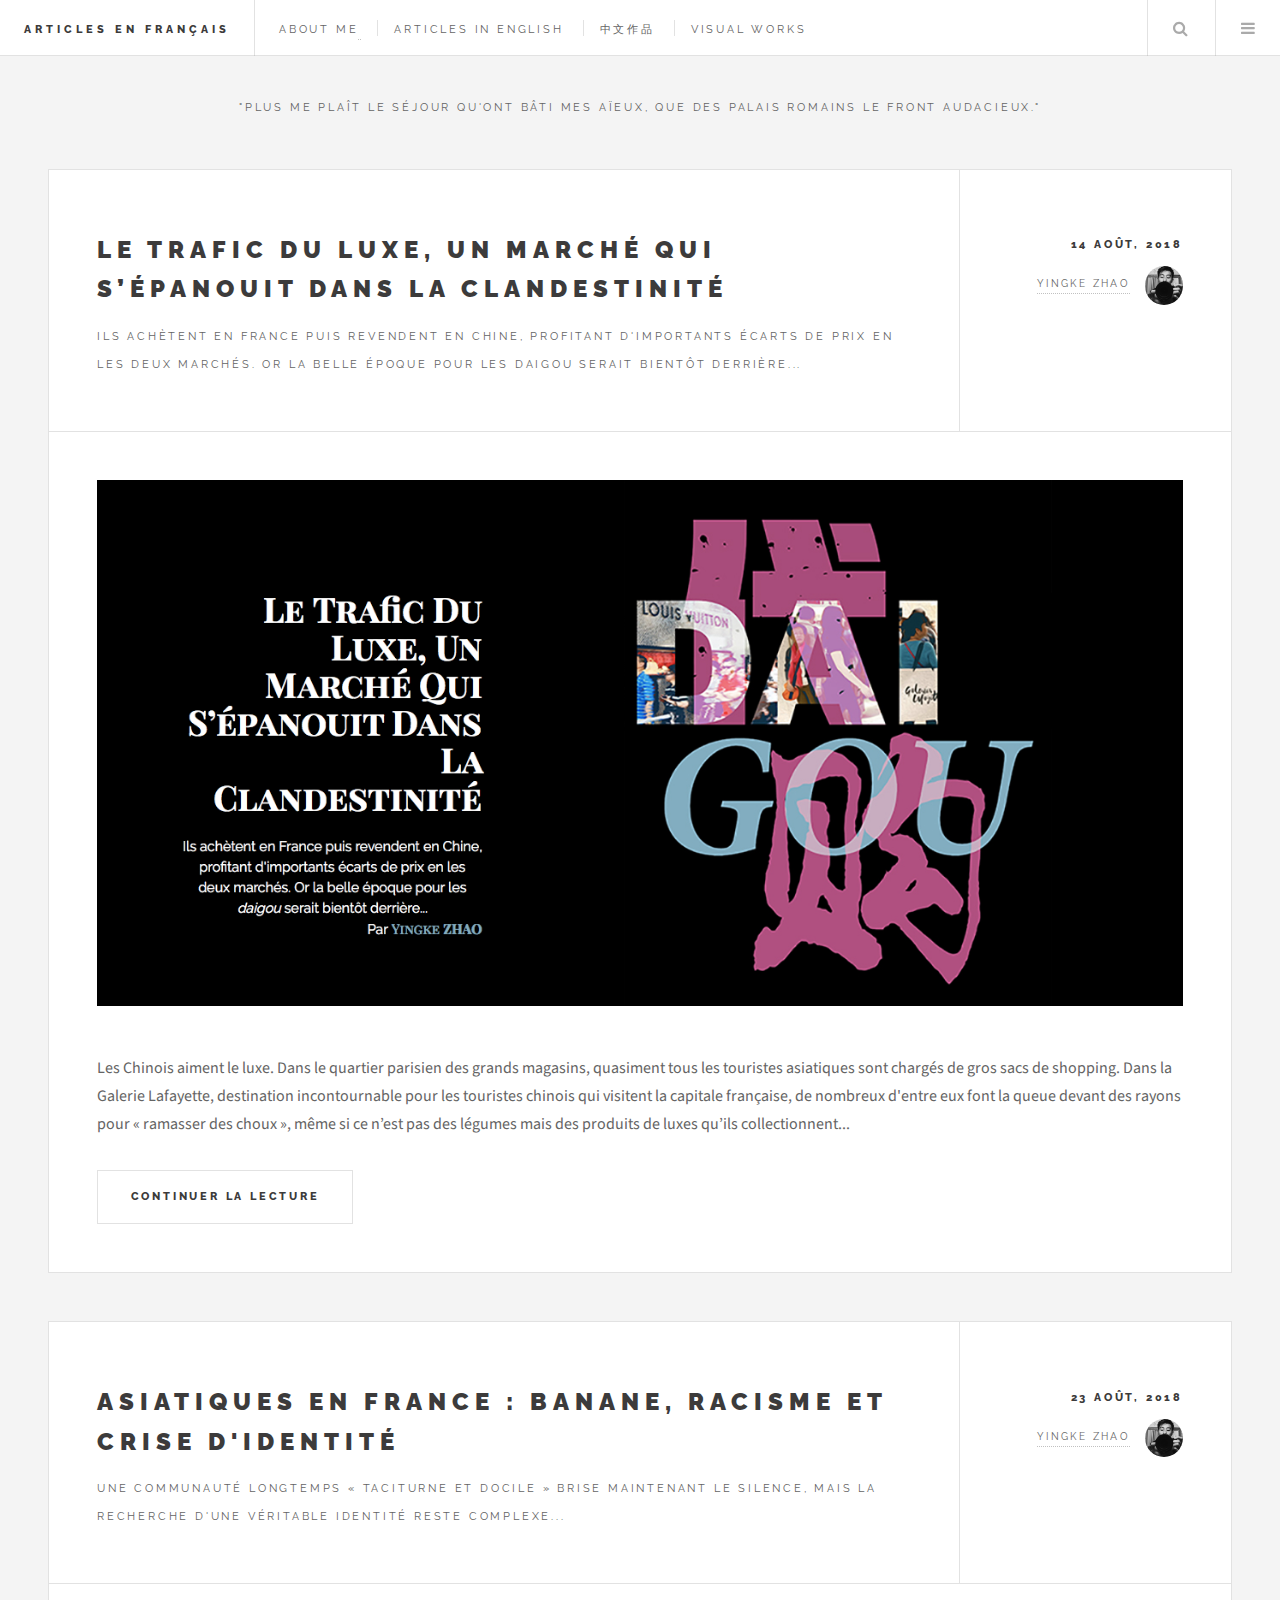
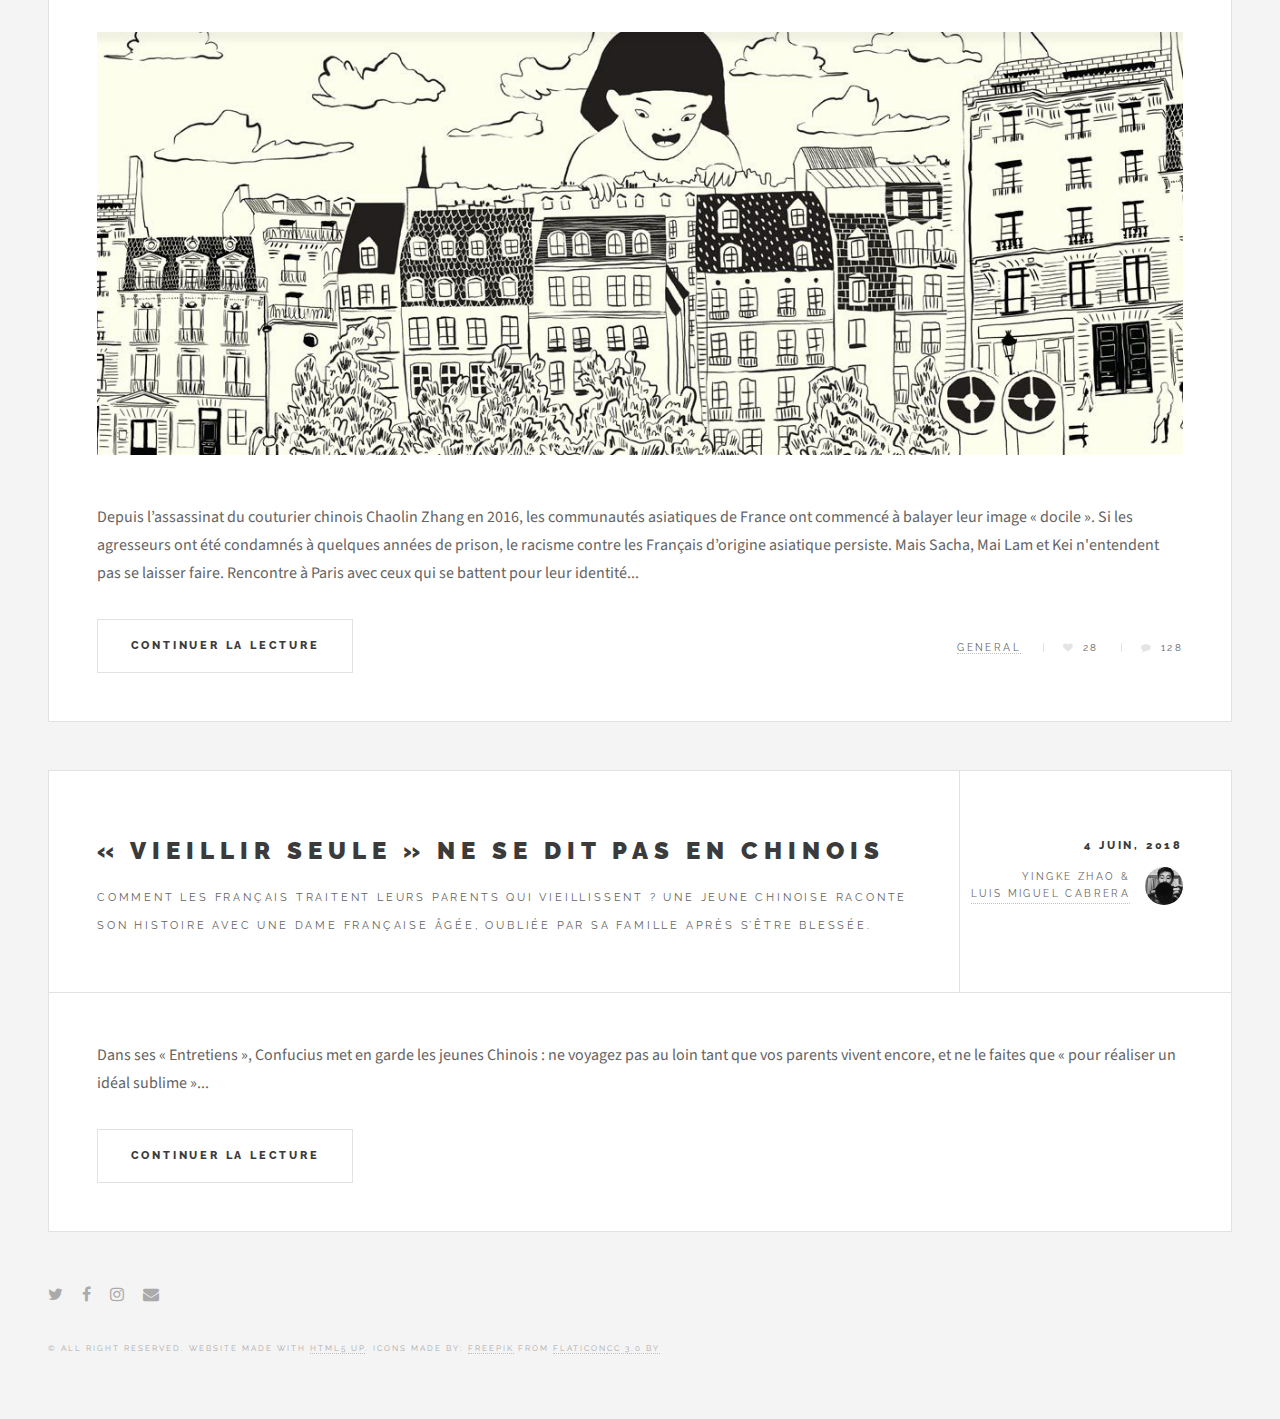
<file: francais.html>
<!DOCTYPE HTML>
<!--
	Future Imperfect by HTML5 UP
	html5up.net | @ajlkn
	Free for personal and commercial use under the CCA 3.0 license (html5up.net/license)
-->
<html>
	<head>
		<title>Yingke Zhao's Portfolio</title>
		<meta charset="utf-8" />
		<meta name="viewport" content="width=device-width, initial-scale=1, user-scalable=no" />
		<link rel="stylesheet" href="assets/css/main.css" />
	</head>
	<body class="is-preload">

		<!-- Wrapper -->
			<div id="wrapper">

				<!-- Header -->
					<header id="header">
						<h1><a href="francais.html">Articles en français</a></h1>
						<nav class="links">
							<ul>
								<li><a href="index.html">About me</li>
								<li><a href="english.html">Articles in English</a></li>
								<li><a href="zhongwen.html">中文作品</a></li>
								<li><a href="Visual.html">Visual works</a></li>
							</ul>
						</nav>
						<nav class="main">
							<ul>
								<li class="search">
									<a class="fa-search" href="#search">Search</a>
									<form id="search" method="get" action="#">
										<input type="text" name="query" placeholder="Search" />
									</form>
								</li>
								<li class="menu">
									<a class="fa-bars" href="#menu">Menu</a>
								</li>
							</ul>
						</nav>
					</header>

				<!-- Menu -->
					<section id="menu">

						<!-- Search -->
							<section>
								<form class="search" method="get" action="#">
									<input type="text" name="query" placeholder="Search" />
								</form>
							</section>

						<!-- Links -->
							<section>
								<ul class="links">
									<li>
										<a href="index.html">
											<h3>About Me</h3>
										</a>
									</li>
									<li>
										<a href="english.html">
											<h3>Articles in English</h3>
											<p>"It was the best of times, it was the worst of times"</p>
										</a>
									</li>
									<li>
										<a href="francais.html">
											<h3>Articles en français</h3>
											<p>"Plus me plaît le séjour qu'ont bâti mes aïeux,</br>
											Que des palais Romains le front audacieux."</p>
										</a>
									</li>
									<li>
										<a href="zhongwen.html">
											<h3>中文作品</h3>
											<p>”太平世界，寰球同此凉热“</p>
										</a>
									</li>
									<li>
										<a href="Visual.html">
											<h3>Visual works</h3>
											<!--p>Porta lectus amet ultricies</p-->
										</a>
									</li>
								</ul>
							</section>

						<!-- Actions -->
							<!--section>
								<ul class="actions stacked">
									<li><a href="#" class="button large fit">Log In</a></li>
								</ul>
							</section-->

					</section>

				<!-- Main -->
					<div id="main">

						<!-- Post -->
							<section id="intro">
								
								<header>
									
									<p>
									"Plus me plaît le séjour qu'ont bâti mes aïeux,
											Que des palais Romains le front audacieux."</p>
								</header>
							</section>
							<article class="post">
								<header>
									<div class="title">
										<h2><a href="daigou-et-le-trafic-du-luxe.html" target="_blank" >Le Trafic Du Luxe, Un Marché Qui S’épanouit Dans La Clandestinité</a></h2>
										<p>Ils achètent en France puis revendent en Chine, profitant d'importants écarts de prix en les deux marchés. Or la belle époque pour les daigou serait bientôt derrière...</p>
									</div>
									<div class="meta">
										<time class="published" datetime="2015-11-01">14 août, 2018</time>
										<a href="#" class="author"><span class="name">Yingke Zhao</span><img src="images/WechatIMG6.jpeg" alt="" /></a>
									</div>
								</header>
								<a href="https://zhaoyingke.github.io/daigou-et-le-trafic-du-luxe/" target="_blank" class="image featured"><img src="images/Schermata 2019-02-22 alle 2.35.30 AM.jpg" alt="Daigou Chinois Luxe"/></a>
								<p>Les Chinois aiment le luxe. Dans le quartier parisien des grands magasins, quasiment tous les touristes asiatiques sont chargés de gros sacs de shopping. Dans la Galerie Lafayette, destination incontournable pour les touristes chinois qui visitent la capitale française, de nombreux d'entre eux font la queue devant des rayons pour « ramasser des choux », même si ce n’est pas des légumes mais des produits de luxes qu’ils collectionnent...</p>
								<footer>
									<ul class="actions">
										<li><a href="https://zhaoyingke.github.io/daigou-et-le-trafic-du-luxe/" target="_blank" class="button large">Continuer la lecture</a></li>
									</ul>
									<!-- ul class="stats">
										<li><a href="#">General</a></li>
										<li><a href="#" class="icon fa-heart">28</a></li>
										<li><a href="#" class="icon fa-comment">128</a></li>
									</ul-->
								</footer>
							</article>

						<!-- Post -->
							<article class="post">
								<header>
									<div class="title">
										<h2><a href="https://cafebabel.com/fr/article/asiatiques-en-france-banane-racisme-et-crise-didentite-5b7e92f2f723b31f393671dd/" target="_blank" >Asiatiques en France : banane, racisme et crise d'identité</a></h2>
										<p>Une communauté longtemps « taciturne et docile » brise maintenant le silence, mais la recherche d'une véritable identité reste complexe...</p>
									</div>
									<div class="meta">
										<time class="published" datetime="2015-10-25">23 août, 2018</time>
										<a href="#" class="author"><span class="name">Yingke Zhao</span><img src="images/WechatIMG6.jpeg" alt="" /></a>
									</div>
								</header>
								<a href="https://cafebabel.com/fr/article/asiatiques-en-france-banane-racisme-et-crise-didentite-5b7e92f2f723b31f393671dd/" class="image featured" target="_blank" ><img src="images/Schermata 2019-02-22 alle 1.31.05 AM.jpg" alt="French Asian Identity" /></a>
								<p>Depuis l’assassinat du couturier chinois Chaolin Zhang en 2016, les communautés asiatiques de France ont commencé à balayer leur image « docile ». Si les agresseurs ont été condamnés à quelques années de prison, le racisme contre les Français d’origine asiatique persiste. Mais Sacha, Mai Lam et Kei n'entendent pas se laisser faire. Rencontre à Paris avec ceux qui se battent pour leur identité...</p>
								<footer>
									<ul class="actions">
										<li><a href="https://cafebabel.com/fr/article/asiatiques-en-france-banane-racisme-et-crise-didentite-5b7e92f2f723b31f393671dd/" target="_blank" class="button large">Continuer la lecture</a></li>
									</ul>
									<ul class="stats">
										<li><a href="#">General</a></li>
										<li><a href="#" class="icon fa-heart">28</a></li>
										<li><a href="#" class="icon fa-comment">128</a></li>
									</ul>
								</footer>
							</article>

						<!-- Post -->
							<article class="post">
								<header>
									<div class="title">
										<h2><a href="https://medium.com/@yingke.zhao/vieillir-seule-ne-se-dit-pas-en-chinois-7689239f3c09" target="_blank" >« Vieillir seule » ne se dit pas en chinois</a></h2>
										<p>Comment les Français traitent leurs parents qui vieillissent ? Une jeune Chinoise raconte son histoire avec une dame française âgée, oubliée par sa famille après s’être blessée.</p>
									</div>
									<div class="meta">
										<time class="published" datetime="2015-10-22">4 juin, 2018</time>
										<a href="#" class="author"><span class="name">Yingke Zhao & <br> Luis Miguel Cabrera</span><img src="images/WechatIMG6.jpeg" alt="" /></a>
									</div>
								</header>
								<!--a href="https://medium.com/@yingke.zhao/vieillir-seule-ne-se-dit-pas-en-chinois-7689239f3c09" target="_blank"  class="image featured"><img src="images/Schermata 2019-02-22 alle 1.42.59 AM.jpg" alt=""></a-->
								<p>Dans ses « Entretiens », Confucius met en garde les jeunes Chinois : ne voyagez pas au loin tant que vos parents vivent encore, et ne le faites que « pour réaliser un idéal sublime »...</p>
								<footer>
									<ul class="actions">
										<li><a href="https://medium.com/@yingke.zhao/vieillir-seule-ne-se-dit-pas-en-chinois-7689239f3c09" target="_blank" class="button large">Continuer la lecture</a></li>
									</ul>
									<!--ul class="stats">
										<li><a href="#">General</a></li>
										<li><a href="#" class="icon fa-heart">28</a></li>
										<li><a href="#" class="icon fa-comment">128</a></li>
									</ul-->
								</footer>
							</article>

							<section id="footer">
								<ul class="icons">
									<li><a href="https://twitter.com/YingkeZ" class="fa-twitter" target="_blank"><span class="label">Twitter</span></a></li>
									<li><a href="https://www.facebook.com/no12307090047" class="fa-facebook" target="_blank"><span class="label">Facebook</span></a></li>
									<li><a href="https://www.instagram.com/slf_zhaoyingke/" class="fa-instagram" target="_blank"><span class="label">Instagram</span></a></li>
									<li><a href="mailto: yingke.zhao@sciencespo.fr" class="fa-envelope" target="_blank"><span class="label">Email</span></a></li>
								</ul>
								<p class="copyright">&copy; All right reserved. Website made with <a href="http://html5up.net">HTML5 UP</a>. Icons made by: <a href="https://www.freepik.com/">Freepik</a> from <a href="https://www.flaticon.com/"> Flaticon</a><a href="http://creativecommons.org/licenses/by/3.0">CC 3.0 BY</a></p>
						<!-- Post -->
						<!--
							<article class="post">
								<header>
									<div class="title">
										<h2><a href="#">Elements</a></h2>
										<p>Lorem ipsum dolor amet nullam consequat etiam feugiat</p>
									</div>
									<div class="meta">
										<time class="published" datetime="2015-10-18">October 18, 2015</time>
										<a href="#" class="author"><span class="name">Jane Doe</span><img src="images/avatar.jpg" alt="" /></a>
									</div>
								</header>

								<section>
									<h3>Text</h3>
									<p>This is <b>bold</b> and this is <strong>strong</strong>. This is <i>italic</i> and this is <em>emphasized</em>.
									This is <sup>superscript</sup> text and this is <sub>subscript</sub> text.
									This is <u>underlined</u> and this is code: <code>for (;;) { ... }</code>. Finally, <a href="#">this is a link</a>.</p>
									<hr />
									<p>Nunc lacinia ante nunc ac lobortis. Interdum adipiscing gravida odio porttitor sem non mi integer non faucibus ornare mi ut ante amet placerat aliquet. Volutpat eu sed ante lacinia sapien lorem accumsan varius montes viverra nibh in adipiscing blandit tempus accumsan.</p>
									<hr />
									<h2>Heading Level 2</h2>
									<h3>Heading Level 3</h3>
									<h4>Heading Level 4</h4>
									<hr />
									<h4>Blockquote</h4>
									<blockquote>Fringilla nisl. Donec accumsan interdum nisi, quis tincidunt felis sagittis eget tempus euismod. Vestibulum ante ipsum primis in faucibus vestibulum. Blandit adipiscing eu felis iaculis volutpat ac adipiscing accumsan faucibus. Vestibulum ante ipsum primis in faucibus lorem ipsum dolor sit amet nullam adipiscing eu felis.</blockquote>
									<h4>Preformatted</h4>
									<pre><code>i = 0;

while (!deck.isInOrder()) {
  print 'Iteration ' + i;
  deck.shuffle();
  i++;
}

print 'It took ' + i + ' iterations to sort the deck.';</code></pre>
								</section>

								<section>
									<h3>Lists</h3>
									<div class="row">
										<div class="col-6 col-12-medium">
											<h4>Unordered</h4>
											<ul>
												<li>Dolor pulvinar etiam.</li>
												<li>Sagittis adipiscing.</li>
												<li>Felis enim feugiat.</li>
											</ul>
											<h4>Alternate</h4>
											<ul class="alt">
												<li>Dolor pulvinar etiam.</li>
												<li>Sagittis adipiscing.</li>
												<li>Felis enim feugiat.</li>
											</ul>
										</div>
										<div class="col-6 col-12-medium">
											<h4>Ordered</h4>
											<ol>
												<li>Dolor pulvinar etiam.</li>
												<li>Etiam vel felis viverra.</li>
												<li>Felis enim feugiat.</li>
												<li>Dolor pulvinar etiam.</li>
												<li>Etiam vel felis lorem.</li>
												<li>Felis enim et feugiat.</li>
											</ol>
											<h4>Icons</h4>
											<ul class="icons">
												<li><a href="#" class="icon fa-twitter"><span class="label">Twitter</span></a></li>
												<li><a href="#" class="icon fa-facebook"><span class="label">Facebook</span></a></li>
												<li><a href="#" class="icon fa-instagram"><span class="label">Instagram</span></a></li>
												<li><a href="#" class="icon fa-github"><span class="label">Github</span></a></li>
											</ul>
										</div>
									</div>
									<h3>Actions</h3>
									<div class="row">
										<div class="col-6 col-12-medium">
											<ul class="actions">
												<li><a href="#" class="button">Default</a></li>
												<li><a href="#" class="button">Default</a></li>
												<li><a href="#" class="button">Default</a></li>
											</ul>
											<ul class="actions small">
												<li><a href="#" class="button small">Small</a></li>
												<li><a href="#" class="button small">Small</a></li>
												<li><a href="#" class="button small">Small</a></li>
											</ul>
											<ul class="actions stacked">
												<li><a href="#" class="button">Default</a></li>
												<li><a href="#" class="button">Default</a></li>
												<li><a href="#" class="button">Default</a></li>
											</ul>
											<ul class="actions stacked">
												<li><a href="#" class="button small">Small</a></li>
												<li><a href="#" class="button small">Small</a></li>
												<li><a href="#" class="button small">Small</a></li>
											</ul>
										</div>
										<div class="col-6 col-12-medium">
											<ul class="actions stacked">
												<li><a href="#" class="button fit">Default</a></li>
												<li><a href="#" class="button fit">Default</a></li>
											</ul>
											<ul class="actions stacked">
												<li><a href="#" class="button small fit">Small</a></li>
												<li><a href="#" class="button small fit">Small</a></li>
											</ul>
										</div>
									</div>
								</section>

								<section>
									<h3>Table</h3>
									<h4>Default</h4>
									<div class="table-wrapper">
										<table>
											<thead>
												<tr>
													<th>Name</th>
													<th>Description</th>
													<th>Price</th>
												</tr>
											</thead>
											<tbody>
												<tr>
													<td>Item One</td>
													<td>Ante turpis integer aliquet porttitor.</td>
													<td>29.99</td>
												</tr>
												<tr>
													<td>Item Two</td>
													<td>Vis ac commodo adipiscing arcu aliquet.</td>
													<td>19.99</td>
												</tr>
												<tr>
													<td>Item Three</td>
													<td> Morbi faucibus arcu accumsan lorem.</td>
													<td>29.99</td>
												</tr>
												<tr>
													<td>Item Four</td>
													<td>Vitae integer tempus condimentum.</td>
													<td>19.99</td>
												</tr>
												<tr>
													<td>Item Five</td>
													<td>Ante turpis integer aliquet porttitor.</td>
													<td>29.99</td>
												</tr>
											</tbody>
											<tfoot>
												<tr>
													<td colspan="2"></td>
													<td>100.00</td>
												</tr>
											</tfoot>
										</table>
									</div>

									<h4>Alternate</h4>
									<div class="table-wrapper">
										<table class="alt">
											<thead>
												<tr>
													<th>Name</th>
													<th>Description</th>
													<th>Price</th>
												</tr>
											</thead>
											<tbody>
												<tr>
													<td>Item One</td>
													<td>Ante turpis integer aliquet porttitor.</td>
													<td>29.99</td>
												</tr>
												<tr>
													<td>Item Two</td>
													<td>Vis ac commodo adipiscing arcu aliquet.</td>
													<td>19.99</td>
												</tr>
												<tr>
													<td>Item Three</td>
													<td> Morbi faucibus arcu accumsan lorem.</td>
													<td>29.99</td>
												</tr>
												<tr>
													<td>Item Four</td>
													<td>Vitae integer tempus condimentum.</td>
													<td>19.99</td>
												</tr>
												<tr>
													<td>Item Five</td>
													<td>Ante turpis integer aliquet porttitor.</td>
													<td>29.99</td>
												</tr>
											</tbody>
											<tfoot>
												<tr>
													<td colspan="2"></td>
													<td>100.00</td>
												</tr>
											</tfoot>
										</table>
									</div>
								</section>

								<section>
									<h3>Buttons</h3>
									<ul class="actions">
										<li><a href="#" class="button large">Large</a></li>
										<li><a href="#" class="button">Default</a></li>
										<li><a href="#" class="button small">Small</a></li>
									</ul>
									<ul class="actions fit">
										<li><a href="#" class="button fit">Fit</a></li>
										<li><a href="#" class="button fit">Fit</a></li>
										<li><a href="#" class="button fit">Fit</a></li>
									</ul>
									<ul class="actions fit small">
										<li><a href="#" class="button fit small">Fit + Small</a></li>
										<li><a href="#" class="button fit small">Fit + Small</a></li>
										<li><a href="#" class="button fit small">Fit + Small</a></li>
									</ul>
									<ul class="actions">
										<li><a href="#" class="button icon fa-download">Icon</a></li>
										<li><a href="#" class="button icon fa-upload">Icon</a></li>
										<li><a href="#" class="button icon fa-save">Icon</a></li>
									</ul>
									<ul class="actions">
										<li><span class="button disabled">Disabled</span></li>
										<li><span class="button disabled icon fa-download">Disabled</span></li>
									</ul>
								</section>

								<section>
									<h3>Form</h3>
									<form method="post" action="#">
										<div class="row gtr-uniform">
											<div class="col-6 col-12-xsmall">
												<input type="text" name="demo-name" id="demo-name" value="" placeholder="Name" />
											</div>
											<div class="col-6 col-12-xsmall">
												<input type="email" name="demo-email" id="demo-email" value="" placeholder="Email" />
											</div>
											<div class="col-12">
												<select name="demo-category" id="demo-category">
													<option value="">- Category -</option>
													<option value="1">Manufacturing</option>
													<option value="1">Shipping</option>
													<option value="1">Administration</option>
													<option value="1">Human Resources</option>
												</select>
											</div>
											<div class="col-4 col-12-small">
												<input type="radio" id="demo-priority-low" name="demo-priority" checked>
												<label for="demo-priority-low">Low</label>
											</div>
											<div class="col-4 col-12-small">
												<input type="radio" id="demo-priority-normal" name="demo-priority">
												<label for="demo-priority-normal">Normal</label>
											</div>
											<div class="col-4 col-12-small">
												<input type="radio" id="demo-priority-high" name="demo-priority">
												<label for="demo-priority-high">High</label>
											</div>
											<div class="col-6 col-12-small">
												<input type="checkbox" id="demo-copy" name="demo-copy">
												<label for="demo-copy">Email me a copy</label>
											</div>
											<div class="col-6 col-12-small">
												<input type="checkbox" id="demo-human" name="demo-human" checked>
												<label for="demo-human">Not a robot</label>
											</div>
											<div class="col-12">
												<textarea name="demo-message" id="demo-message" placeholder="Enter your message" rows="6"></textarea>
											</div>
											<div class="col-12">
												<ul class="actions">
													<li><input type="submit" value="Send Message" /></li>
													<li><input type="reset" value="Reset" /></li>
												</ul>
											</div>
										</div>
									</form>
								</section>

								<section>
									<h3>Image</h3>
									<h4>Fit</h4>
									<div class="box alt">
										<div class="row gtr-uniform">
											<div class="col-12"><span class="image fit"><img src="images/pic02.jpg" alt="" /></span></div>
											<div class="col-4"><span class="image fit"><img src="images/pic04.jpg" alt="" /></span></div>
											<div class="col-4"><span class="image fit"><img src="images/pic05.jpg" alt="" /></span></div>
											<div class="col-4"><span class="image fit"><img src="images/pic06.jpg" alt="" /></span></div>
											<div class="col-4"><span class="image fit"><img src="images/pic06.jpg" alt="" /></span></div>
											<div class="col-4"><span class="image fit"><img src="images/pic04.jpg" alt="" /></span></div>
											<div class="col-4"><span class="image fit"><img src="images/pic05.jpg" alt="" /></span></div>
											<div class="col-4"><span class="image fit"><img src="images/pic05.jpg" alt="" /></span></div>
											<div class="col-4"><span class="image fit"><img src="images/pic06.jpg" alt="" /></span></div>
											<div class="col-4"><span class="image fit"><img src="images/pic04.jpg" alt="" /></span></div>
										</div>
									</div>
									<h4>Left &amp; Right</h4>
									<p><span class="image left"><img src="images/pic07.jpg" alt="" /></span>Fringilla nisl. Donec accumsan interdum nisi, quis tincidunt felis sagittis eget. tempus euismod. Vestibulum ante ipsum primis in faucibus vestibulum. Blandit adipiscing eu felis iaculis volutpat ac adipiscing accumsan eu faucibus. Integer ac pellentesque praesent tincidunt felis sagittis eget. tempus euismod. Vestibulum ante ipsum primis in faucibus vestibulum. Blandit adipiscing eu felis iaculis volutpat ac adipiscing accumsan eu faucibus. Integer ac pellentesque praesent. Donec accumsan interdum nisi, quis tincidunt felis sagittis eget. tempus euismod. Vestibulum ante ipsum primis in faucibus vestibulum. Blandit adipiscing eu felis iaculis volutpat ac adipiscing accumsan eu faucibus. Integer ac pellentesque praesent tincidunt felis sagittis eget. tempus euismod. Vestibulum ante ipsum primis in faucibus vestibulum. Blandit adipiscing eu felis iaculis volutpat ac adipiscing accumsan eu faucibus. Integer ac pellentesque praesent. Blandit adipiscing eu felis iaculis volutpat ac adipiscing accumsan eu faucibus. Integer ac pellentesque praesent tincidunt felis sagittis eget. tempus euismod. Vestibulum ante ipsum primis in faucibus vestibulum. Blandit adipiscing eu felis iaculis volutpat ac adipiscing accumsan eu faucibus. Integer ac pellentesque praesent.</p>
									<p><span class="image right"><img src="images/pic04.jpg" alt="" /></span>Fringilla nisl. Donec accumsan interdum nisi, quis tincidunt felis sagittis eget. tempus euismod. Vestibulum ante ipsum primis in faucibus vestibulum. Blandit adipiscing eu felis iaculis volutpat ac adipiscing accumsan eu faucibus. Integer ac pellentesque praesent tincidunt felis sagittis eget. tempus euismod. Vestibulum ante ipsum primis in faucibus vestibulum. Blandit adipiscing eu felis iaculis volutpat ac adipiscing accumsan eu faucibus. Integer ac pellentesque praesent. Donec accumsan interdum nisi, quis tincidunt felis sagittis eget. tempus euismod. Vestibulum ante ipsum primis in faucibus vestibulum. Blandit adipiscing eu felis iaculis volutpat ac adipiscing accumsan eu faucibus. Integer ac pellentesque praesent tincidunt felis sagittis eget. tempus euismod. Vestibulum ante ipsum primis in faucibus vestibulum. Blandit adipiscing eu felis iaculis volutpat ac adipiscing accumsan eu faucibus. Integer ac pellentesque praesent. Blandit adipiscing eu felis iaculis volutpat ac adipiscing accumsan eu faucibus. Integer ac pellentesque praesent tincidunt felis sagittis eget. tempus euismod. Vestibulum ante ipsum primis in faucibus vestibulum. Blandit adipiscing eu felis iaculis volutpat ac adipiscing accumsan eu faucibus. Integer ac pellentesque praesent.</p>
								</section>

							</article>
						-->

						<!-- Pagination -->
							<!--ul class="actions pagination">
								<li><a href="" class="disabled button large previous">Previous Page</a></li>
								<li><a href="#" class="button large next">Next Page</a></li>
							</ul-->

					</div>

			</div>

		<!-- Scripts -->
			<script src="assets/js/jquery.min.js"></script>
			<script src="assets/js/browser.min.js"></script>
			<script src="assets/js/breakpoints.min.js"></script>
			<script src="assets/js/util.js"></script>
			<script src="assets/js/main.js"></script>

	</body>
</html>
</file>
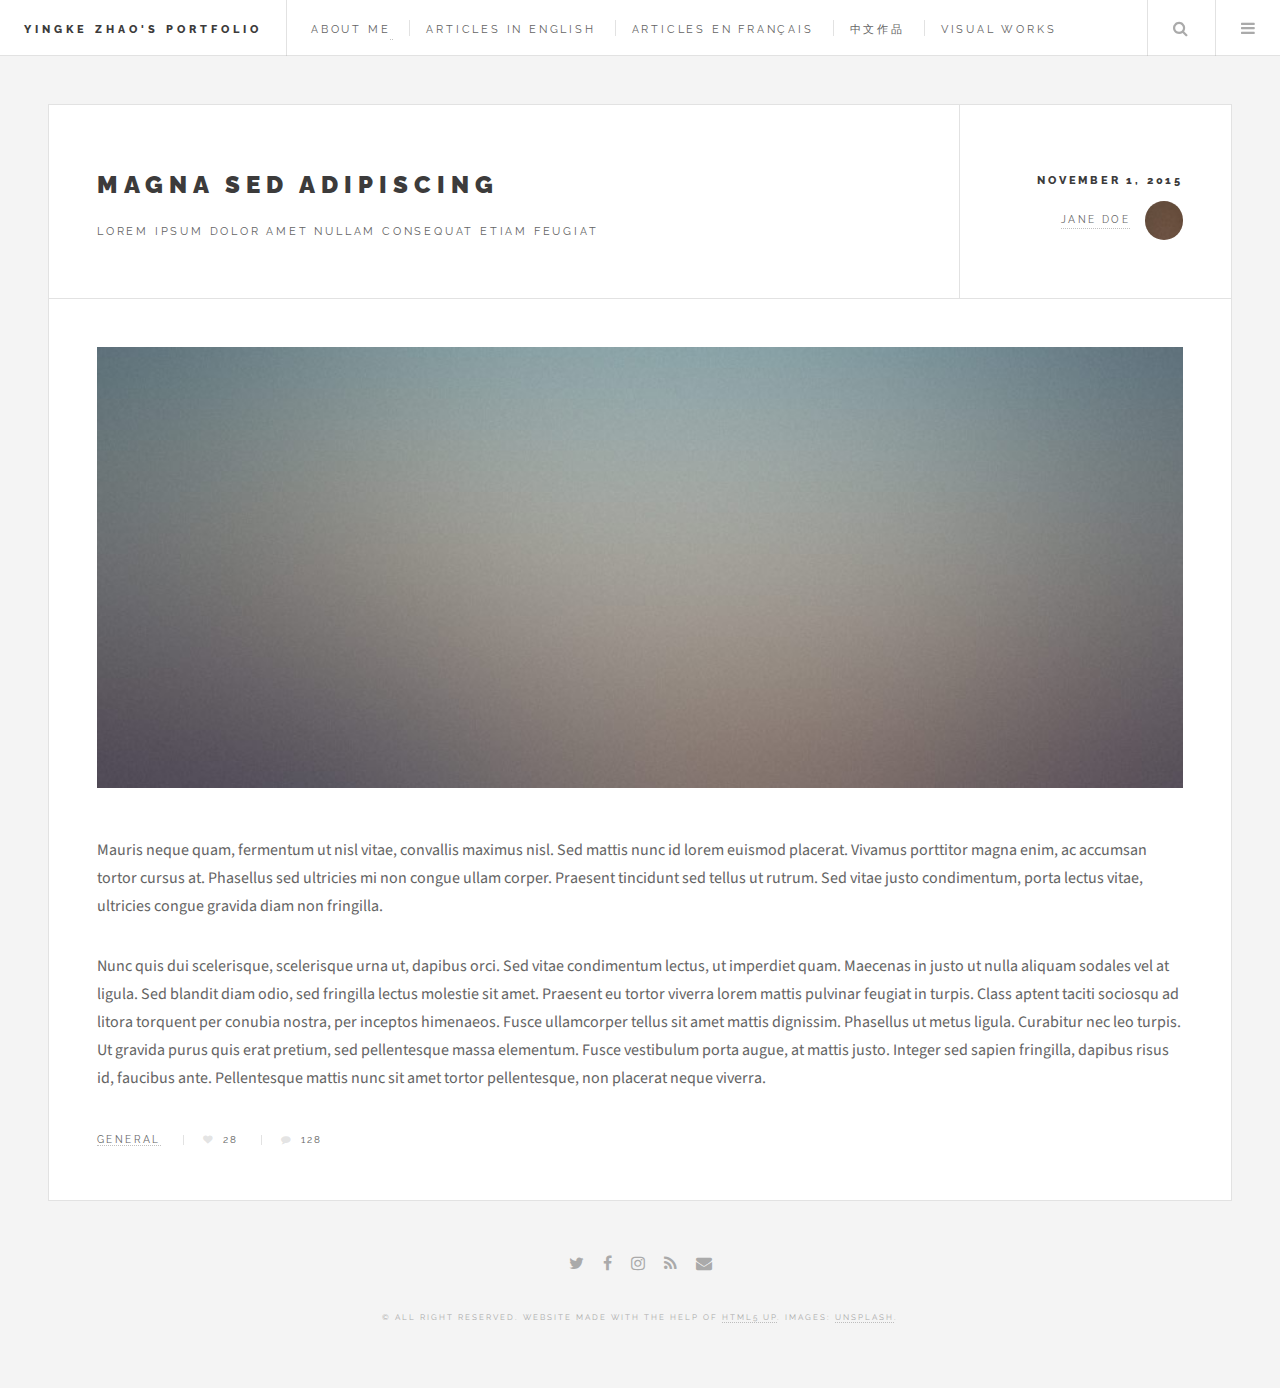
<file: single.html>
<!DOCTYPE HTML>
<!--
	Future Imperfect by HTML5 UP
	html5up.net | @ajlkn
	Free for personal and commercial use under the CCA 3.0 license (html5up.net/license)
-->
<html>
	<head>
		<title>Single - Future Imperfect by HTML5 UP</title>
		<meta charset="utf-8" />
		<meta name="viewport" content="width=device-width, initial-scale=1, user-scalable=no" />
		<link rel="stylesheet" href="assets/css/main.css" />
	</head>
	<body class="single is-preload">

		<!-- Wrapper -->
			<div id="wrapper">

				<!-- Header -->
					<header id="header">
						<h1><a href="index.html">Yingke Zhao's Portfolio</a></h1>
						<nav class="links">
							<ul>
								<li><a href="#">About me</li>
								<li><a href="index.html">Articles in English</a></li>
								<li><a href="#">Articles en français</a></li>
								<li><a href="#">中文作品</a></li>
								<li><a href="#">Visual works</a></li>
							</ul>
						</nav>
						<nav class="main">
							<ul>
								<li class="search">
									<a class="fa-search" href="#search">Search</a>
									<form id="search" method="get" action="#">
										<input type="text" name="query" placeholder="Search" />
									</form>
								</li>
								<li class="menu">
									<a class="fa-bars" href="#menu">Menu</a>
								</li>
							</ul>
						</nav>
					</header>

				<!-- Menu -->
					<section id="menu">

						<!-- Search -->
							<section>
								<form class="search" method="get" action="#">
									<input type="text" name="query" placeholder="Search" />
								</form>
							</section>

						<!-- Links -->
							<section>
								<ul class="links">
									<li>
										<a href="#">
											<h3>Articles in English</h3>
											<p>"It was the best of times, it was the worst of times"</p>
										</a>
									</li>
									<li>
										<a href="#">
											<h3>Articles en français</h3>
											<p>"Plus me plaît le séjour qu'ont bâti mes aïeux,</br>
											Que des palais Romains le front audacieux,"</p>
										</a>
									</li>
									<li>
										<a href="#">
											<h3>中文作品</h3>
											<p>”太平世界，寰球同此凉热“</p>
										</a>
									</li>
									<li>
										<a href="#">
											<h3>Visual works</h3>
											<p>Porta lectus amet ultricies</p>
										</a>
									</li>
								</ul>
							</section>

						<!-- Actions -->
							<section>
								<ul class="actions stacked">
									<li><a href="#" class="button large fit">Log In</a></li>
								</ul>
							</section>

					</section>

				<!-- Main -->
					<div id="main">

						<!-- Post -->
							<article class="post">
								<header>
									<div class="title">
										<h2><a href="#">Magna sed adipiscing</a></h2>
										<p>Lorem ipsum dolor amet nullam consequat etiam feugiat</p>
									</div>
									<div class="meta">
										<time class="published" datetime="2015-11-01">November 1, 2015</time>
										<a href="#" class="author"><span class="name">Jane Doe</span><img src="images/avatar.jpg" alt="" /></a>
									</div>
								</header>
								<span class="image featured"><img src="images/pic01.jpg" alt="" /></span>
								<p>Mauris neque quam, fermentum ut nisl vitae, convallis maximus nisl. Sed mattis nunc id lorem euismod placerat. Vivamus porttitor magna enim, ac accumsan tortor cursus at. Phasellus sed ultricies mi non congue ullam corper. Praesent tincidunt sed tellus ut rutrum. Sed vitae justo condimentum, porta lectus vitae, ultricies congue gravida diam non fringilla.</p>
								<p>Nunc quis dui scelerisque, scelerisque urna ut, dapibus orci. Sed vitae condimentum lectus, ut imperdiet quam. Maecenas in justo ut nulla aliquam sodales vel at ligula. Sed blandit diam odio, sed fringilla lectus molestie sit amet. Praesent eu tortor viverra lorem mattis pulvinar feugiat in turpis. Class aptent taciti sociosqu ad litora torquent per conubia nostra, per inceptos himenaeos. Fusce ullamcorper tellus sit amet mattis dignissim. Phasellus ut metus ligula. Curabitur nec leo turpis. Ut gravida purus quis erat pretium, sed pellentesque massa elementum. Fusce vestibulum porta augue, at mattis justo. Integer sed sapien fringilla, dapibus risus id, faucibus ante. Pellentesque mattis nunc sit amet tortor pellentesque, non placerat neque viverra. </p>
								<footer>
									<ul class="stats">
										<li><a href="#">General</a></li>
										<li><a href="#" class="icon fa-heart">28</a></li>
										<li><a href="#" class="icon fa-comment">128</a></li>
									</ul>
								</footer>
							</article>

					</div>

				<!-- Footer -->
					<section id="footer">
						<ul class="icons">
							<li><a href="#" class="fa-twitter"><span class="label">Twitter</span></a></li>
							<li><a href="#" class="fa-facebook"><span class="label">Facebook</span></a></li>
							<li><a href="#" class="fa-instagram"><span class="label">Instagram</span></a></li>
							<li><a href="#" class="fa-rss"><span class="label">RSS</span></a></li>
							<li><a href="#" class="fa-envelope"><span class="label">Email</span></a></li>
						</ul>
						<p class="copyright">&copy; All right reserved. Website made with the help of <a href="http://html5up.net">HTML5 UP</a>. Images: <a href="http://unsplash.com">Unsplash</a>.</p>
					</section>

			</div>

		<!-- Scripts -->
			<script src="assets/js/jquery.min.js"></script>
			<script src="assets/js/browser.min.js"></script>
			<script src="assets/js/breakpoints.min.js"></script>
			<script src="assets/js/util.js"></script>
			<script src="assets/js/main.js"></script>

	</body>
</html>
</file>
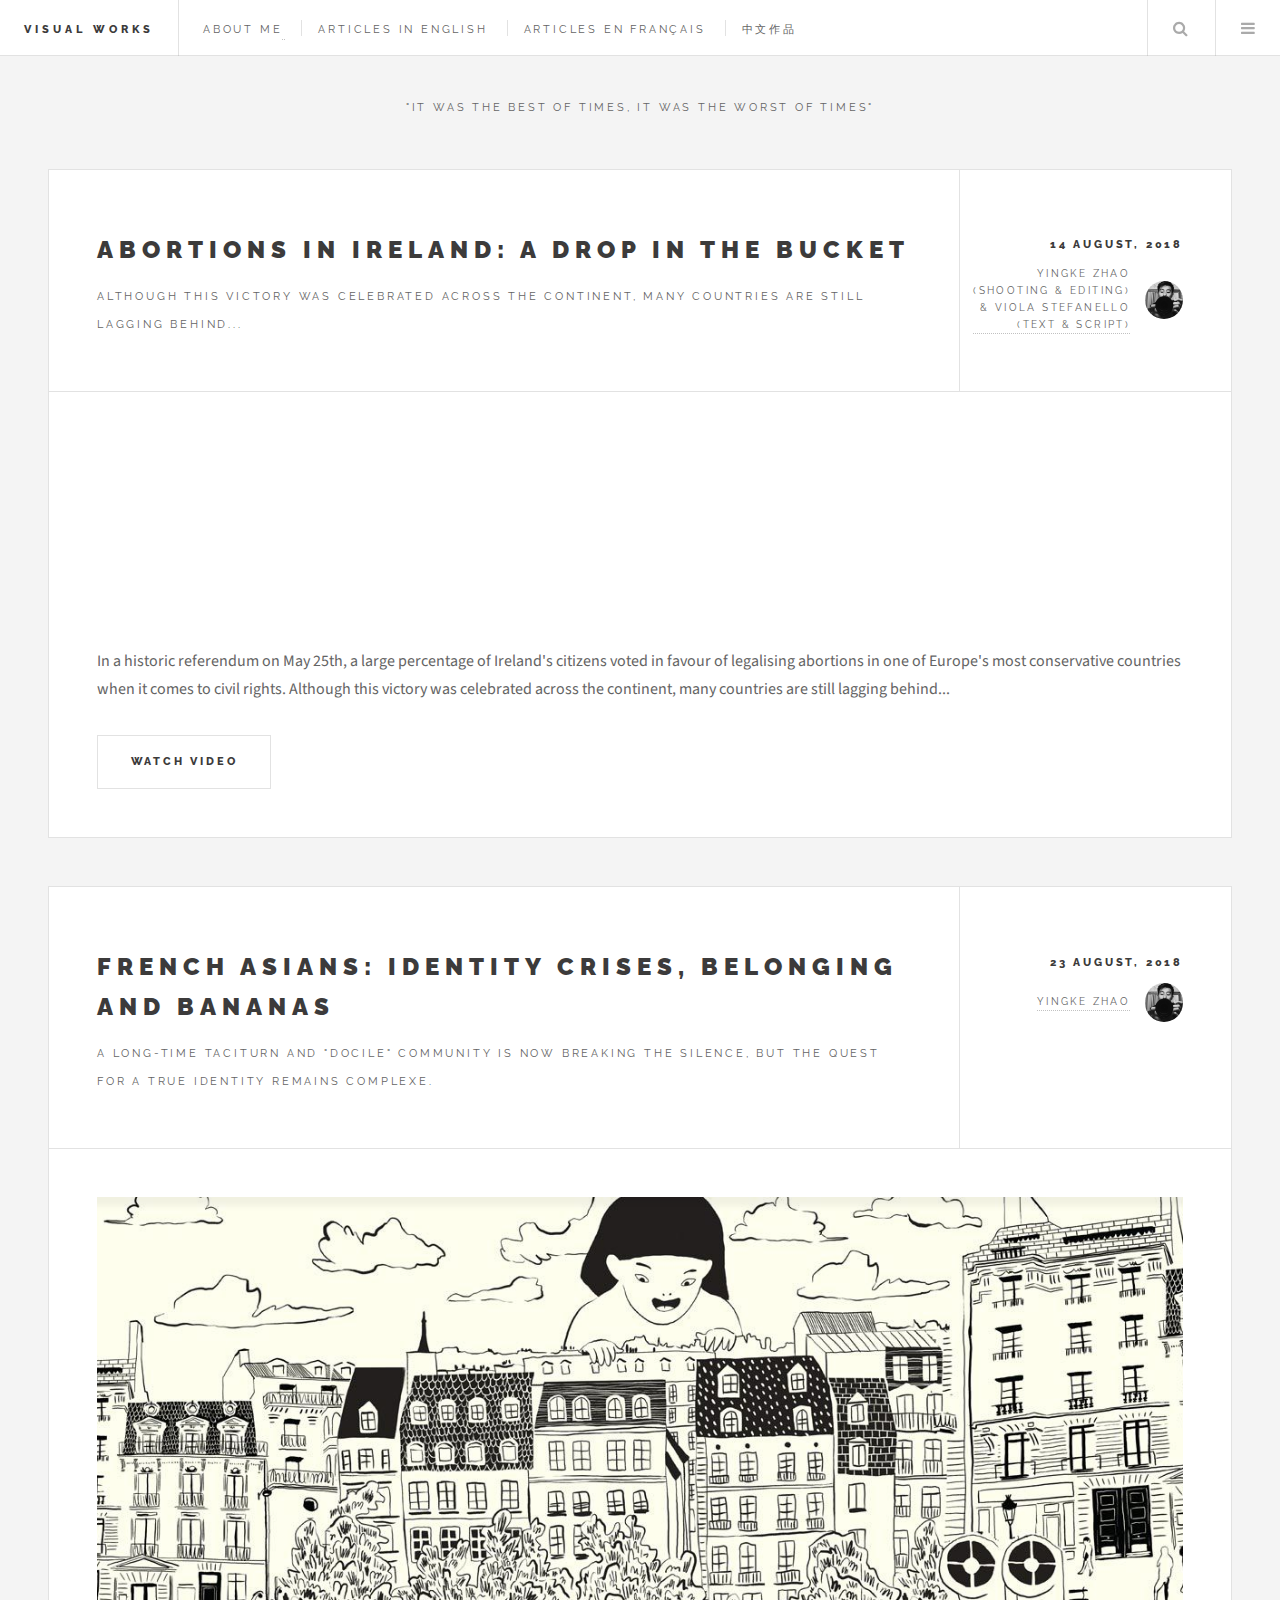
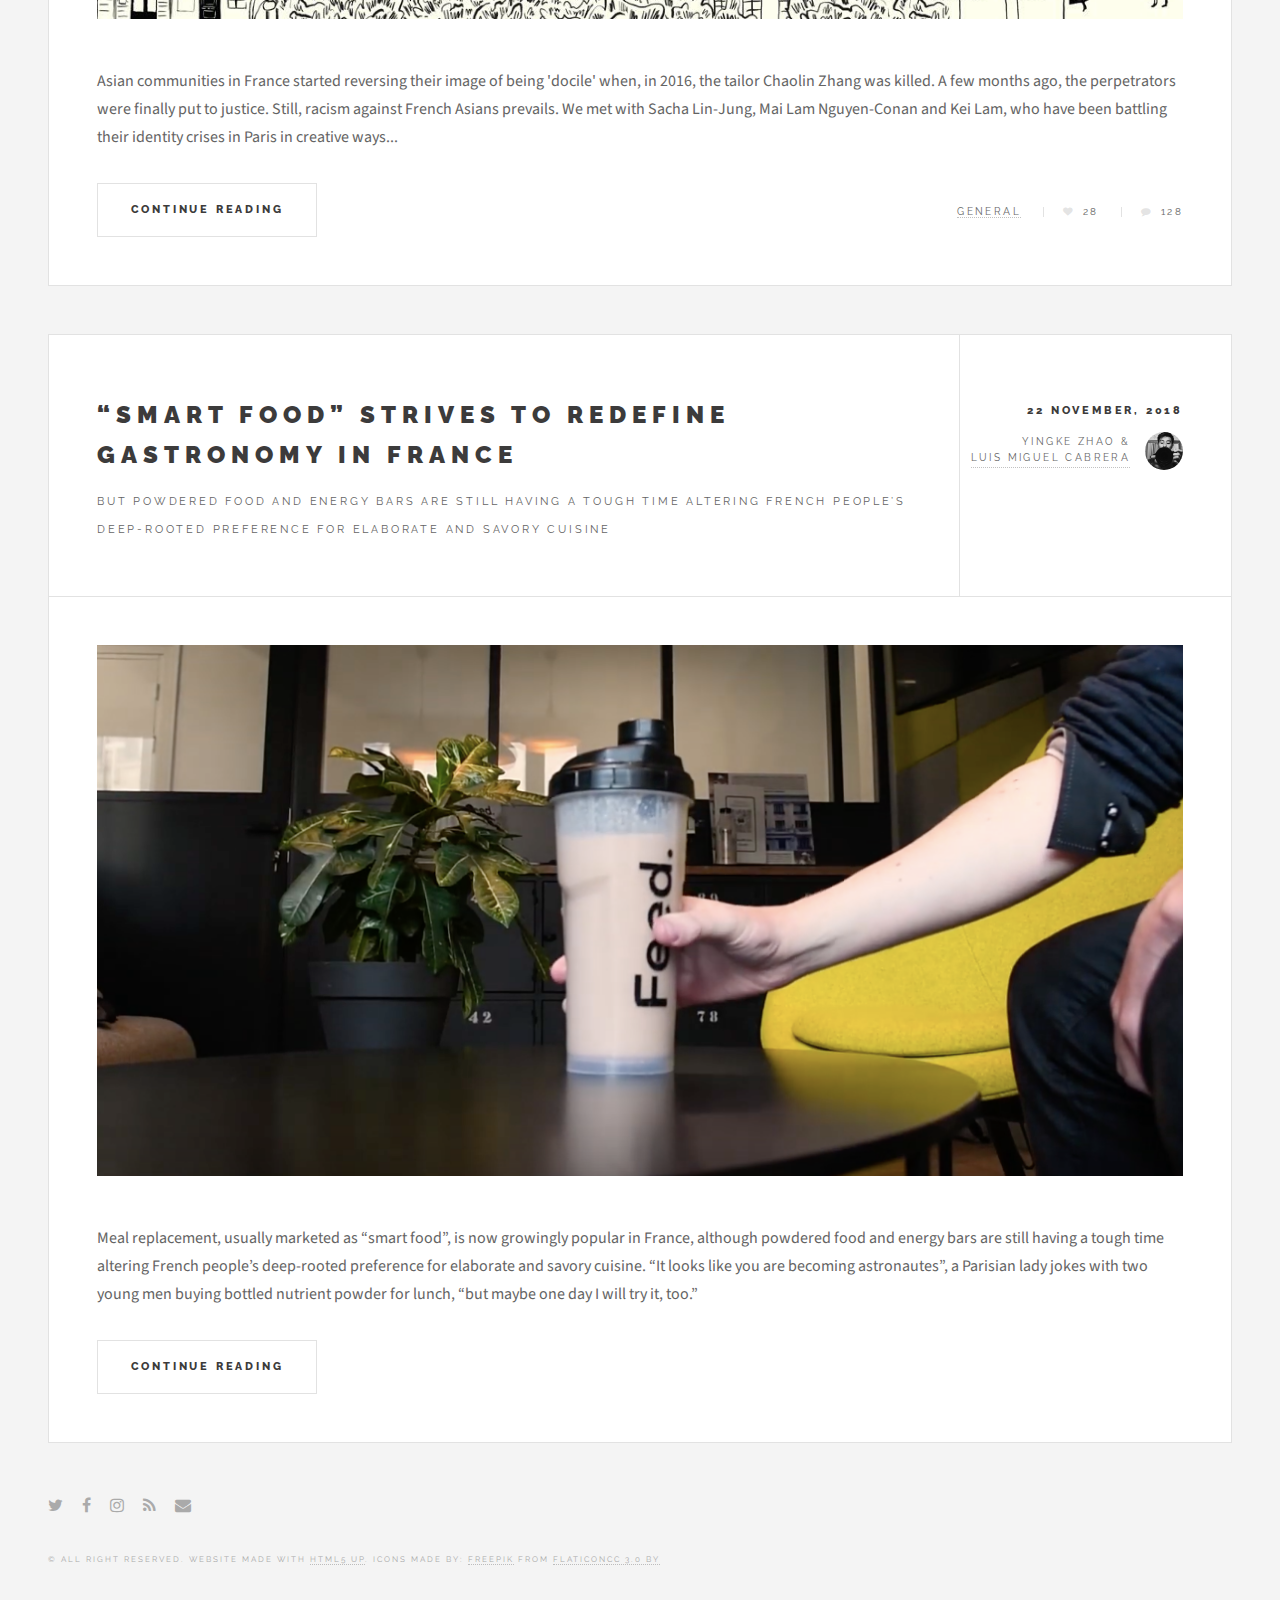
<file: visual.html>
<!DOCTYPE HTML>
<!--
	Future Imperfect by HTML5 UP
	html5up.net | @ajlkn
	Free for personal and commercial use under the CCA 3.0 license (html5up.net/license)
-->
<html>
	<head>
		<title>Yingke Zhao's Portfolio</title>
		<meta charset="utf-8" />
		<meta name="viewport" content="width=device-width, initial-scale=1, user-scalable=no" />
		<link rel="stylesheet" href="assets/css/main.css" />
	</head>
	<body class="is-preload">

		<!-- Wrapper -->
			<div id="wrapper">

				<!-- Header -->
					<header id="header">
						<h1><a href="visual.html">Visual Works</a></h1>
						<nav class="links">
							<ul>
								<li><a href="index.html">About me</li>
								<li><a href="English.html">Articles in English</a></li>
								<li><a href="francais.html">Articles en français</a></li>
								<li><a href="zhongwen.html">中文作品</a></li>
							</ul>
						</nav>
						<nav class="main">
							<ul>
								<li class="search">
									<a class="fa-search" href="#search">Search</a>
									<form id="search" method="get" action="#">
										<input type="text" name="query" placeholder="Search" />
									</form>
								</li>
								<li class="menu">
									<a class="fa-bars" href="#menu">Menu</a>
								</li>
							</ul>
						</nav>
					</header>

				<!-- Menu -->
					<section id="menu">

						<!-- Search -->
							<section>
								<form class="search" method="get" action="#">
									<input type="text" name="query" placeholder="Search" />
								</form>
							</section>

						<!-- Links -->
							<section>
								<ul class="links">
									<li>
										<a href="index.html">
											<h3>About Me</h3>
										</a>
									</li>
									<li>
										<a href="English.html">
											<h3>Articles in English</h3>
											<p>"It was the best of times, it was the worst of times"</p>
										</a>
									</li>
									<li>
										<a href="francais.html">
											<h3>Articles en français</h3>
											<p>"Plus me plaît le séjour qu'ont bâti mes aïeux,</br>
											Que des palais Romains le front audacieux,"</p>
										</a>
									</li>
									<li>
										<a href="zhongwen.html">
											<h3>中文作品</h3>
											<p>”太平世界，寰球同此凉热“</p>
										</a>
									</li>
									<li>
										<a href="#">
											<h3>Visual works</h3>
											<!--p>Porta lectus amet ultricies</p-->
										</a>
									</li>
								</ul>
							</section>

						<!-- Actions -->
							<!--section>
								<ul class="actions stacked">
									<li><a href="#" class="button large fit">Log In</a></li>
								</ul>
							</section-->

					</section>

				<!-- Main -->
					<div id="main">

						<!-- Post -->
							<section id="intro">
								
								<header>
									
									<p>
									"It was the best of times, it was the worst of times"</p>
								</header>
							</section>
							<article class="post">
								<header>
									<div class="title">
										<h2><a href="https://cafebabel.com/en/article/abortions-in-ireland-a-drop-in-the-bucket-5b16a065f723b358cae55c89/" target="_blank">Abortions in Ireland: A drop in the bucket</a></h2>
										<p>Although this victory was celebrated across the continent, many countries are still lagging behind...</p>
									</div>
									<div class="meta">
										<time class="published" datetime="2015-11-01">14 August, 2018</time>
										<a href="#" class="author"><span class="name">Yingke Zhao<br>(shooting & editing)<br> & Viola Stefanello<br>(text & script)</span><img src="images/WechatIMG6.jpeg" alt="" /></a>
									</div>
								</header>
								<span class="image featured"><iframe src="https://www.youtube.com/embed/wug0tK32VPc" frameborder="0" allow="accelerometer; autoplay; encrypted-media; gyroscope; picture-in-picture" allowfullscreen></iframe></span>
								<p>In a historic referendum on May 25th, a large percentage of Ireland's citizens voted in favour of legalising abortions in one of Europe's most conservative countries when it comes to civil rights. Although this victory was celebrated across the continent, many countries are still lagging behind...</p>
								<footer>
									<ul class="actions">
										<li><a href="https://cafebabel.com/fr/article/tag/who-cares/" target="_blank" class="button large">Watch video</a></li>
									</ul>
									<!-- ul class="stats">
										<li><a href="#">General</a></li>
										<li><a href="#" class="icon fa-heart">28</a></li>
										<li><a href="#" class="icon fa-comment">128</a></li>
									</ul-->
								</footer>
							</article>

						<!-- Post -->
							<article class="post">
								<header>
									<div class="title">
										<h2><a href="https://cafebabel.com/en/article/french-asians-identity-crises-belonging-and-bananas-5b7e72bef723b31f3ba020f1/">French Asians: Identity crises, belonging and bananas</a></h2>
										<p>A long-time taciturn and "docile" community is now breaking the silence, but the quest for a true identity remains complexe.</p>
									</div>
									<div class="meta">
										<time class="published" datetime="2015-10-25">23 August, 2018</time>
										<a href="#" class="author"><span class="name">Yingke Zhao</span><img src="images/WechatIMG6.jpeg" alt="" /></a>
									</div>
								</header>
								<a href="https://cafebabel.com/en/article/french-asians-identity-crises-belonging-and-bananas-5b7e72bef723b31f3ba020f1/" class="image featured"><img src="images/Schermata 2019-02-22 alle 1.31.05 AM.jpg" alt="French Asian Identity" /></a>
								<p>Asian communities in France started reversing their image of being 'docile' when, in 2016, the tailor Chaolin Zhang was killed. A few months ago, the perpetrators were finally put to justice. Still, racism against French Asians prevails. We met with Sacha Lin-Jung, Mai Lam Nguyen-Conan and Kei Lam, who have been battling their identity crises in Paris in creative ways...</p>
								<footer>
									<ul class="actions">
										<li><a href="https://cafebabel.com/en/article/french-asians-identity-crises-belonging-and-bananas-5b7e72bef723b31f3ba020f1/" class="button large">Continue Reading</a></li>
									</ul>
									<ul class="stats">
										<li><a href="#">General</a></li>
										<li><a href="#" class="icon fa-heart">28</a></li>
										<li><a href="#" class="icon fa-comment">128</a></li>
									</ul>
								</footer>
							</article>

						<!-- Post -->
							<article class="post">
								<header>
									<div class="title">
										<h2><a href="https://medium.com/@yingke.zhao/smart-food-strives-to-redefine-gastronomy-in-france-72dcd09141af">“Smart food” Strives to Redefine Gastronomy in France</a></h2>
										<p>But powdered food and energy bars are still having a tough time altering French people’s deep-rooted preference for elaborate and savory cuisine</p>
									</div>
									<div class="meta">
										<time class="published" datetime="2015-10-22">22 November, 2018</time>
										<a href="#" class="author"><span class="name">Yingke Zhao & <br> Luis Miguel Cabrera</span><img src="images/WechatIMG6.jpeg" alt="" /></a>
									</div>
								</header>
								<a href="https://medium.com/@yingke.zhao/smart-food-strives-to-redefine-gastronomy-in-france-72dcd09141af" class="image featured"><img src="images/Schermata 2019-02-22 alle 1.42.59 AM.jpg" alt="" /></a>
								<p>Meal replacement, usually marketed as “smart food”, is now growingly popular in France, although powdered food and energy bars are still having a tough time altering French people’s deep-rooted preference for elaborate and savory cuisine. “It looks like you are becoming astronautes”, a Parisian lady jokes with two young men buying bottled nutrient powder for lunch, “but maybe one day I will try it, too.”</p>
								<footer>
									<ul class="actions">
										<li><a href="https://medium.com/@yingke.zhao/smart-food-strives-to-redefine-gastronomy-in-france-72dcd09141af" class="button large">Continue Reading</a></li>
									</ul>
									<!--ul class="stats">
										<li><a href="#">General</a></li>
										<li><a href="#" class="icon fa-heart">28</a></li>
										<li><a href="#" class="icon fa-comment">128</a></li>
									</ul-->
								</footer>
							</article>

							<section id="footer">
								<ul class="icons">
									<li><a href="https://twitter.com/YingkeZ" class="fa-twitter"><span class="label">Twitter</span></a></li>
									<li><a href="https://www.facebook.com/no12307090047" class="fa-facebook"><span class="label">Facebook</span></a></li>
									<li><a href="https://www.instagram.com/slf_zhaoyingke/" class="fa-instagram"><span class="label">Instagram</span></a></li>
									<li><a href="#" class="fa-rss"><span class="label">RSS</span></a></li>
									<li><a href="mailto: yingke.zhao@sciencespo.fr" class="fa-envelope"><span class="label">Email</span></a></li>
								</ul>
								<p class="copyright">&copy; All right reserved. Website made with <a href="http://html5up.net">HTML5 UP</a>. Icons made by: <a href="https://www.freepik.com/">Freepik</a> from <a href="https://www.flaticon.com/"> Flaticon</a><a href="http://creativecommons.org/licenses/by/3.0">CC 3.0 BY</a></p>
						<!-- Post -->
						<!--
							<article class="post">
								<header>
									<div class="title">
										<h2><a href="#">Elements</a></h2>
										<p>Lorem ipsum dolor amet nullam consequat etiam feugiat</p>
									</div>
									<div class="meta">
										<time class="published" datetime="2015-10-18">October 18, 2015</time>
										<a href="#" class="author"><span class="name">Jane Doe</span><img src="images/avatar.jpg" alt="" /></a>
									</div>
								</header>

								<section>
									<h3>Text</h3>
									<p>This is <b>bold</b> and this is <strong>strong</strong>. This is <i>italic</i> and this is <em>emphasized</em>.
									This is <sup>superscript</sup> text and this is <sub>subscript</sub> text.
									This is <u>underlined</u> and this is code: <code>for (;;) { ... }</code>. Finally, <a href="#">this is a link</a>.</p>
									<hr />
									<p>Nunc lacinia ante nunc ac lobortis. Interdum adipiscing gravida odio porttitor sem non mi integer non faucibus ornare mi ut ante amet placerat aliquet. Volutpat eu sed ante lacinia sapien lorem accumsan varius montes viverra nibh in adipiscing blandit tempus accumsan.</p>
									<hr />
									<h2>Heading Level 2</h2>
									<h3>Heading Level 3</h3>
									<h4>Heading Level 4</h4>
									<hr />
									<h4>Blockquote</h4>
									<blockquote>Fringilla nisl. Donec accumsan interdum nisi, quis tincidunt felis sagittis eget tempus euismod. Vestibulum ante ipsum primis in faucibus vestibulum. Blandit adipiscing eu felis iaculis volutpat ac adipiscing accumsan faucibus. Vestibulum ante ipsum primis in faucibus lorem ipsum dolor sit amet nullam adipiscing eu felis.</blockquote>
									<h4>Preformatted</h4>
									<pre><code>i = 0;

while (!deck.isInOrder()) {
  print 'Iteration ' + i;
  deck.shuffle();
  i++;
}

print 'It took ' + i + ' iterations to sort the deck.';</code></pre>
								</section>

								<section>
									<h3>Lists</h3>
									<div class="row">
										<div class="col-6 col-12-medium">
											<h4>Unordered</h4>
											<ul>
												<li>Dolor pulvinar etiam.</li>
												<li>Sagittis adipiscing.</li>
												<li>Felis enim feugiat.</li>
											</ul>
											<h4>Alternate</h4>
											<ul class="alt">
												<li>Dolor pulvinar etiam.</li>
												<li>Sagittis adipiscing.</li>
												<li>Felis enim feugiat.</li>
											</ul>
										</div>
										<div class="col-6 col-12-medium">
											<h4>Ordered</h4>
											<ol>
												<li>Dolor pulvinar etiam.</li>
												<li>Etiam vel felis viverra.</li>
												<li>Felis enim feugiat.</li>
												<li>Dolor pulvinar etiam.</li>
												<li>Etiam vel felis lorem.</li>
												<li>Felis enim et feugiat.</li>
											</ol>
											<h4>Icons</h4>
											<ul class="icons">
												<li><a href="#" class="icon fa-twitter"><span class="label">Twitter</span></a></li>
												<li><a href="#" class="icon fa-facebook"><span class="label">Facebook</span></a></li>
												<li><a href="#" class="icon fa-instagram"><span class="label">Instagram</span></a></li>
												<li><a href="#" class="icon fa-github"><span class="label">Github</span></a></li>
											</ul>
										</div>
									</div>
									<h3>Actions</h3>
									<div class="row">
										<div class="col-6 col-12-medium">
											<ul class="actions">
												<li><a href="#" class="button">Default</a></li>
												<li><a href="#" class="button">Default</a></li>
												<li><a href="#" class="button">Default</a></li>
											</ul>
											<ul class="actions small">
												<li><a href="#" class="button small">Small</a></li>
												<li><a href="#" class="button small">Small</a></li>
												<li><a href="#" class="button small">Small</a></li>
											</ul>
											<ul class="actions stacked">
												<li><a href="#" class="button">Default</a></li>
												<li><a href="#" class="button">Default</a></li>
												<li><a href="#" class="button">Default</a></li>
											</ul>
											<ul class="actions stacked">
												<li><a href="#" class="button small">Small</a></li>
												<li><a href="#" class="button small">Small</a></li>
												<li><a href="#" class="button small">Small</a></li>
											</ul>
										</div>
										<div class="col-6 col-12-medium">
											<ul class="actions stacked">
												<li><a href="#" class="button fit">Default</a></li>
												<li><a href="#" class="button fit">Default</a></li>
											</ul>
											<ul class="actions stacked">
												<li><a href="#" class="button small fit">Small</a></li>
												<li><a href="#" class="button small fit">Small</a></li>
											</ul>
										</div>
									</div>
								</section>

								<section>
									<h3>Table</h3>
									<h4>Default</h4>
									<div class="table-wrapper">
										<table>
											<thead>
												<tr>
													<th>Name</th>
													<th>Description</th>
													<th>Price</th>
												</tr>
											</thead>
											<tbody>
												<tr>
													<td>Item One</td>
													<td>Ante turpis integer aliquet porttitor.</td>
													<td>29.99</td>
												</tr>
												<tr>
													<td>Item Two</td>
													<td>Vis ac commodo adipiscing arcu aliquet.</td>
													<td>19.99</td>
												</tr>
												<tr>
													<td>Item Three</td>
													<td> Morbi faucibus arcu accumsan lorem.</td>
													<td>29.99</td>
												</tr>
												<tr>
													<td>Item Four</td>
													<td>Vitae integer tempus condimentum.</td>
													<td>19.99</td>
												</tr>
												<tr>
													<td>Item Five</td>
													<td>Ante turpis integer aliquet porttitor.</td>
													<td>29.99</td>
												</tr>
											</tbody>
											<tfoot>
												<tr>
													<td colspan="2"></td>
													<td>100.00</td>
												</tr>
											</tfoot>
										</table>
									</div>

									<h4>Alternate</h4>
									<div class="table-wrapper">
										<table class="alt">
											<thead>
												<tr>
													<th>Name</th>
													<th>Description</th>
													<th>Price</th>
												</tr>
											</thead>
											<tbody>
												<tr>
													<td>Item One</td>
													<td>Ante turpis integer aliquet porttitor.</td>
													<td>29.99</td>
												</tr>
												<tr>
													<td>Item Two</td>
													<td>Vis ac commodo adipiscing arcu aliquet.</td>
													<td>19.99</td>
												</tr>
												<tr>
													<td>Item Three</td>
													<td> Morbi faucibus arcu accumsan lorem.</td>
													<td>29.99</td>
												</tr>
												<tr>
													<td>Item Four</td>
													<td>Vitae integer tempus condimentum.</td>
													<td>19.99</td>
												</tr>
												<tr>
													<td>Item Five</td>
													<td>Ante turpis integer aliquet porttitor.</td>
													<td>29.99</td>
												</tr>
											</tbody>
											<tfoot>
												<tr>
													<td colspan="2"></td>
													<td>100.00</td>
												</tr>
											</tfoot>
										</table>
									</div>
								</section>

								<section>
									<h3>Buttons</h3>
									<ul class="actions">
										<li><a href="#" class="button large">Large</a></li>
										<li><a href="#" class="button">Default</a></li>
										<li><a href="#" class="button small">Small</a></li>
									</ul>
									<ul class="actions fit">
										<li><a href="#" class="button fit">Fit</a></li>
										<li><a href="#" class="button fit">Fit</a></li>
										<li><a href="#" class="button fit">Fit</a></li>
									</ul>
									<ul class="actions fit small">
										<li><a href="#" class="button fit small">Fit + Small</a></li>
										<li><a href="#" class="button fit small">Fit + Small</a></li>
										<li><a href="#" class="button fit small">Fit + Small</a></li>
									</ul>
									<ul class="actions">
										<li><a href="#" class="button icon fa-download">Icon</a></li>
										<li><a href="#" class="button icon fa-upload">Icon</a></li>
										<li><a href="#" class="button icon fa-save">Icon</a></li>
									</ul>
									<ul class="actions">
										<li><span class="button disabled">Disabled</span></li>
										<li><span class="button disabled icon fa-download">Disabled</span></li>
									</ul>
								</section>

								<section>
									<h3>Form</h3>
									<form method="post" action="#">
										<div class="row gtr-uniform">
											<div class="col-6 col-12-xsmall">
												<input type="text" name="demo-name" id="demo-name" value="" placeholder="Name" />
											</div>
											<div class="col-6 col-12-xsmall">
												<input type="email" name="demo-email" id="demo-email" value="" placeholder="Email" />
											</div>
											<div class="col-12">
												<select name="demo-category" id="demo-category">
													<option value="">- Category -</option>
													<option value="1">Manufacturing</option>
													<option value="1">Shipping</option>
													<option value="1">Administration</option>
													<option value="1">Human Resources</option>
												</select>
											</div>
											<div class="col-4 col-12-small">
												<input type="radio" id="demo-priority-low" name="demo-priority" checked>
												<label for="demo-priority-low">Low</label>
											</div>
											<div class="col-4 col-12-small">
												<input type="radio" id="demo-priority-normal" name="demo-priority">
												<label for="demo-priority-normal">Normal</label>
											</div>
											<div class="col-4 col-12-small">
												<input type="radio" id="demo-priority-high" name="demo-priority">
												<label for="demo-priority-high">High</label>
											</div>
											<div class="col-6 col-12-small">
												<input type="checkbox" id="demo-copy" name="demo-copy">
												<label for="demo-copy">Email me a copy</label>
											</div>
											<div class="col-6 col-12-small">
												<input type="checkbox" id="demo-human" name="demo-human" checked>
												<label for="demo-human">Not a robot</label>
											</div>
											<div class="col-12">
												<textarea name="demo-message" id="demo-message" placeholder="Enter your message" rows="6"></textarea>
											</div>
											<div class="col-12">
												<ul class="actions">
													<li><input type="submit" value="Send Message" /></li>
													<li><input type="reset" value="Reset" /></li>
												</ul>
											</div>
										</div>
									</form>
								</section>

								<section>
									<h3>Image</h3>
									<h4>Fit</h4>
									<div class="box alt">
										<div class="row gtr-uniform">
											<div class="col-12"><span class="image fit"><img src="images/pic02.jpg" alt="" /></span></div>
											<div class="col-4"><span class="image fit"><img src="images/pic04.jpg" alt="" /></span></div>
											<div class="col-4"><span class="image fit"><img src="images/pic05.jpg" alt="" /></span></div>
											<div class="col-4"><span class="image fit"><img src="images/pic06.jpg" alt="" /></span></div>
											<div class="col-4"><span class="image fit"><img src="images/pic06.jpg" alt="" /></span></div>
											<div class="col-4"><span class="image fit"><img src="images/pic04.jpg" alt="" /></span></div>
											<div class="col-4"><span class="image fit"><img src="images/pic05.jpg" alt="" /></span></div>
											<div class="col-4"><span class="image fit"><img src="images/pic05.jpg" alt="" /></span></div>
											<div class="col-4"><span class="image fit"><img src="images/pic06.jpg" alt="" /></span></div>
											<div class="col-4"><span class="image fit"><img src="images/pic04.jpg" alt="" /></span></div>
										</div>
									</div>
									<h4>Left &amp; Right</h4>
									<p><span class="image left"><img src="images/pic07.jpg" alt="" /></span>Fringilla nisl. Donec accumsan interdum nisi, quis tincidunt felis sagittis eget. tempus euismod. Vestibulum ante ipsum primis in faucibus vestibulum. Blandit adipiscing eu felis iaculis volutpat ac adipiscing accumsan eu faucibus. Integer ac pellentesque praesent tincidunt felis sagittis eget. tempus euismod. Vestibulum ante ipsum primis in faucibus vestibulum. Blandit adipiscing eu felis iaculis volutpat ac adipiscing accumsan eu faucibus. Integer ac pellentesque praesent. Donec accumsan interdum nisi, quis tincidunt felis sagittis eget. tempus euismod. Vestibulum ante ipsum primis in faucibus vestibulum. Blandit adipiscing eu felis iaculis volutpat ac adipiscing accumsan eu faucibus. Integer ac pellentesque praesent tincidunt felis sagittis eget. tempus euismod. Vestibulum ante ipsum primis in faucibus vestibulum. Blandit adipiscing eu felis iaculis volutpat ac adipiscing accumsan eu faucibus. Integer ac pellentesque praesent. Blandit adipiscing eu felis iaculis volutpat ac adipiscing accumsan eu faucibus. Integer ac pellentesque praesent tincidunt felis sagittis eget. tempus euismod. Vestibulum ante ipsum primis in faucibus vestibulum. Blandit adipiscing eu felis iaculis volutpat ac adipiscing accumsan eu faucibus. Integer ac pellentesque praesent.</p>
									<p><span class="image right"><img src="images/pic04.jpg" alt="" /></span>Fringilla nisl. Donec accumsan interdum nisi, quis tincidunt felis sagittis eget. tempus euismod. Vestibulum ante ipsum primis in faucibus vestibulum. Blandit adipiscing eu felis iaculis volutpat ac adipiscing accumsan eu faucibus. Integer ac pellentesque praesent tincidunt felis sagittis eget. tempus euismod. Vestibulum ante ipsum primis in faucibus vestibulum. Blandit adipiscing eu felis iaculis volutpat ac adipiscing accumsan eu faucibus. Integer ac pellentesque praesent. Donec accumsan interdum nisi, quis tincidunt felis sagittis eget. tempus euismod. Vestibulum ante ipsum primis in faucibus vestibulum. Blandit adipiscing eu felis iaculis volutpat ac adipiscing accumsan eu faucibus. Integer ac pellentesque praesent tincidunt felis sagittis eget. tempus euismod. Vestibulum ante ipsum primis in faucibus vestibulum. Blandit adipiscing eu felis iaculis volutpat ac adipiscing accumsan eu faucibus. Integer ac pellentesque praesent. Blandit adipiscing eu felis iaculis volutpat ac adipiscing accumsan eu faucibus. Integer ac pellentesque praesent tincidunt felis sagittis eget. tempus euismod. Vestibulum ante ipsum primis in faucibus vestibulum. Blandit adipiscing eu felis iaculis volutpat ac adipiscing accumsan eu faucibus. Integer ac pellentesque praesent.</p>
								</section>

							</article>
						-->

						<!-- Pagination -->
							<!--ul class="actions pagination">
								<li><a href="" class="disabled button large previous">Previous Page</a></li>
								<li><a href="#" class="button large next">Next Page</a></li>
							</ul-->

					</div>

			</div>

		<!-- Scripts -->
			<script src="assets/js/jquery.min.js"></script>
			<script src="assets/js/browser.min.js"></script>
			<script src="assets/js/breakpoints.min.js"></script>
			<script src="assets/js/util.js"></script>
			<script src="assets/js/main.js"></script>

	</body>
</html>
</file>
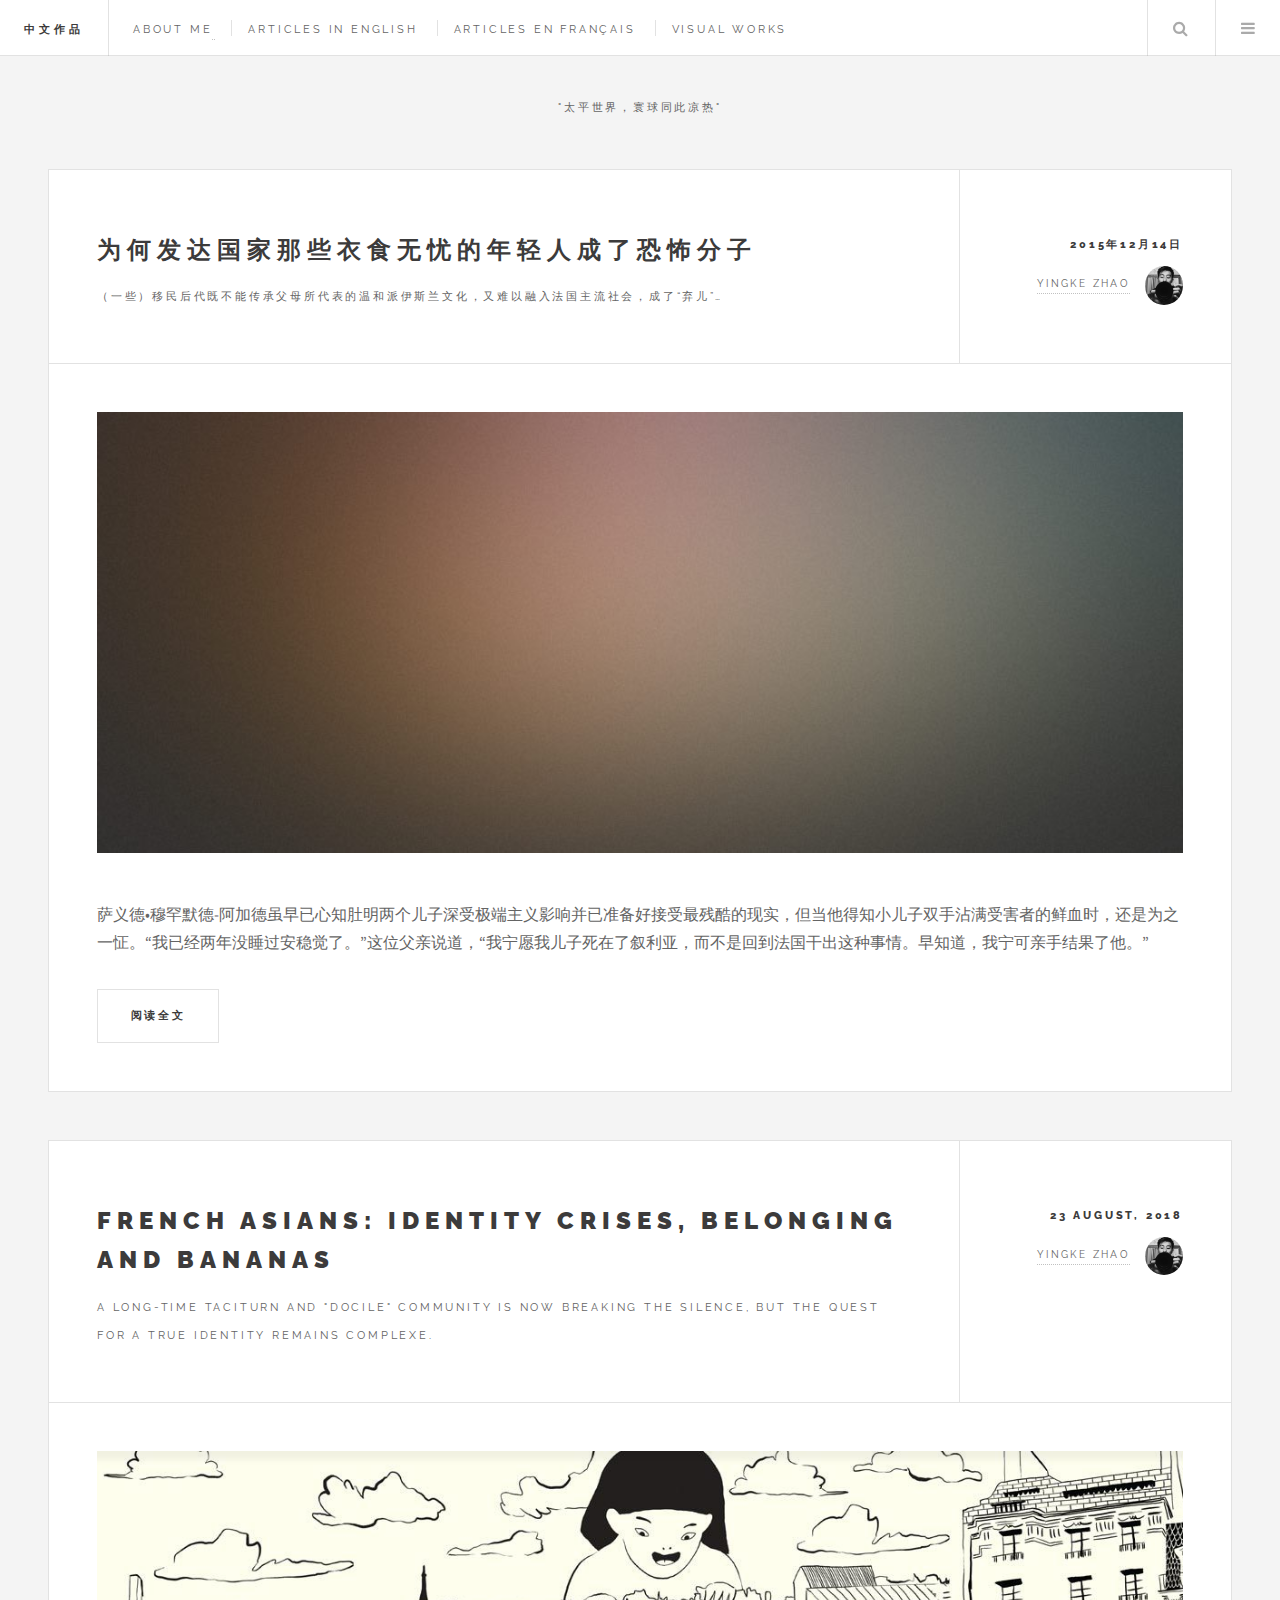
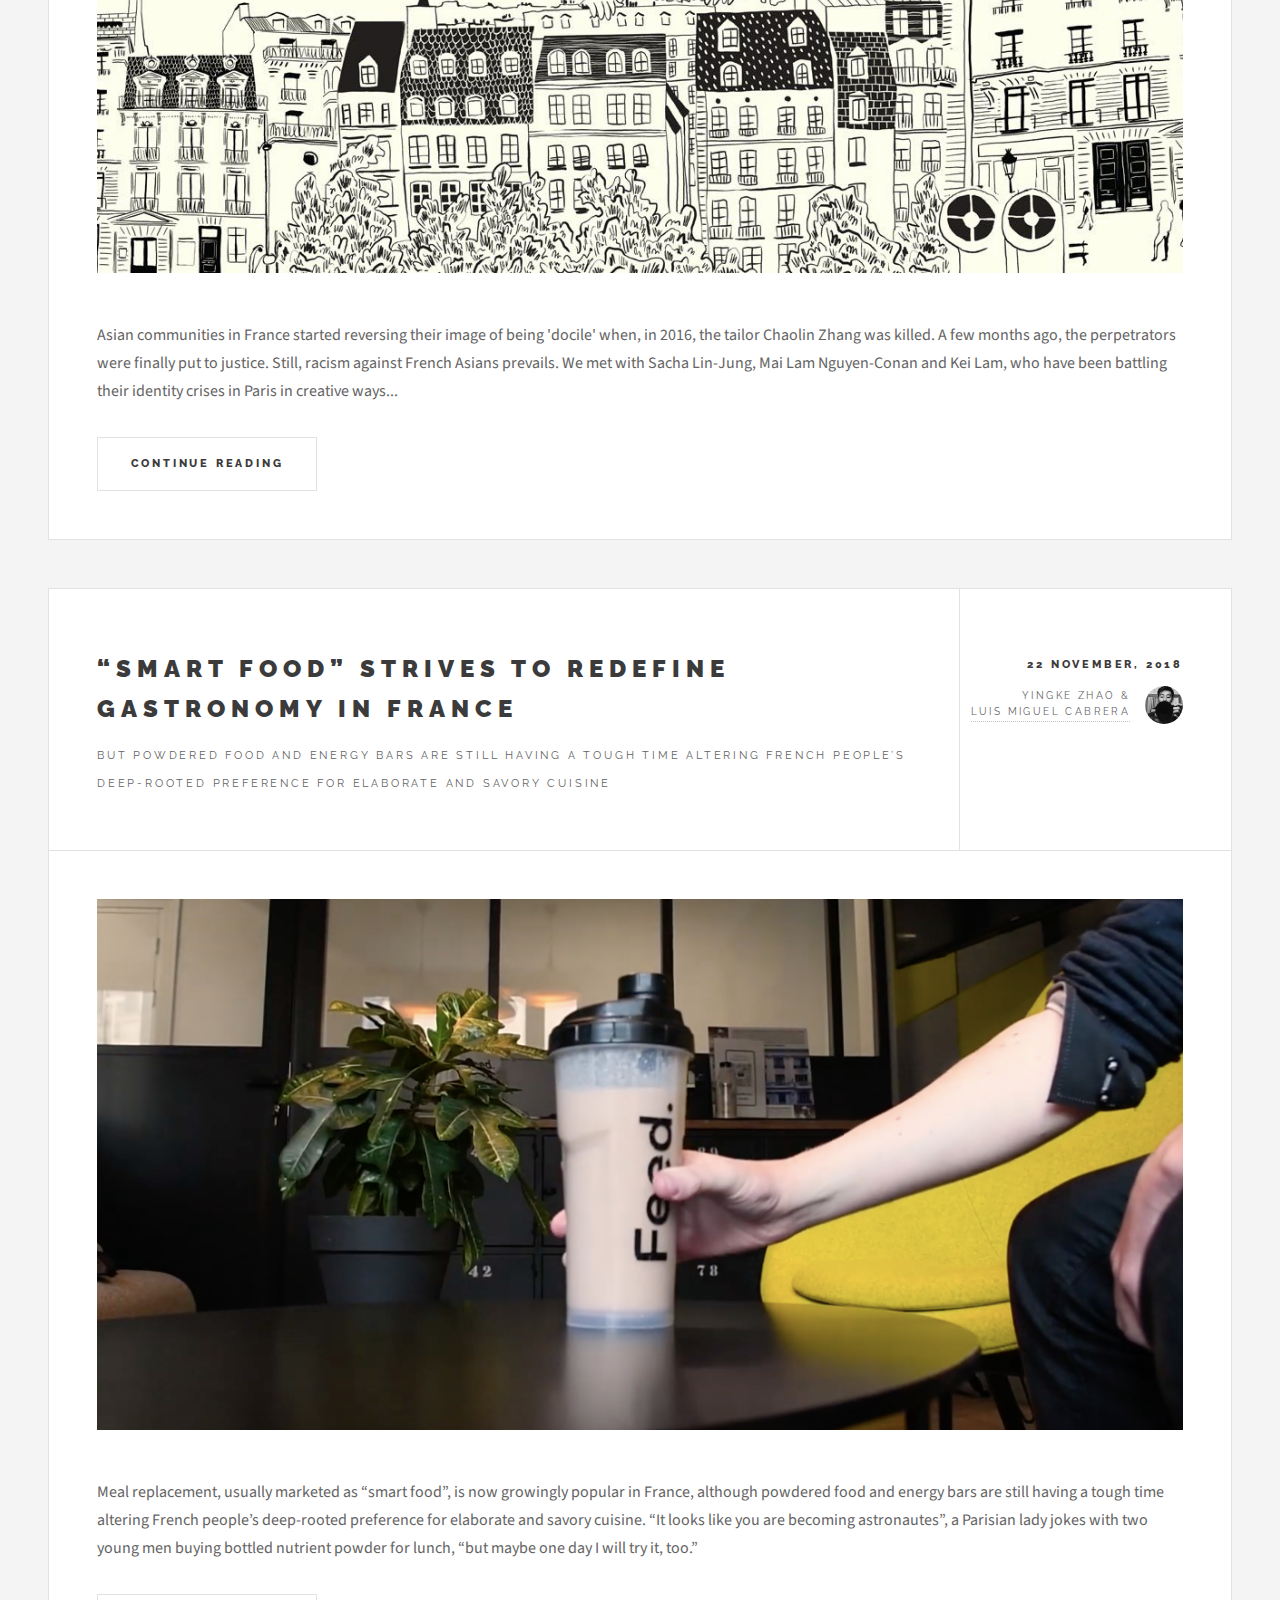
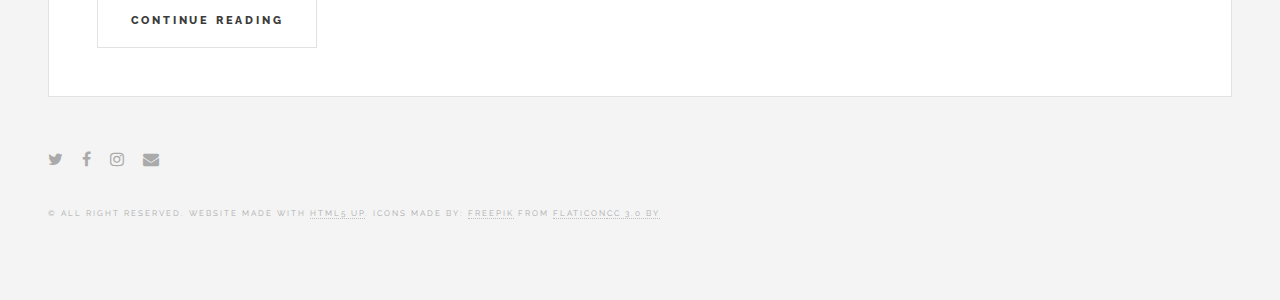
<file: zhongwen.html>
<!DOCTYPE HTML>
<!--
	Future Imperfect by HTML5 UP
	html5up.net | @ajlkn
	Free for personal and commercial use under the CCA 3.0 license (html5up.net/license)
-->
<html>
	<head>
		<title>Yingke Zhao's Portfolio</title>
		<meta charset="utf-8" />
		<meta name="viewport" content="width=device-width, initial-scale=1, user-scalable=no" />
		<link rel="stylesheet" href="assets/css/main.css" />
	</head>
	<body class="is-preload">

		<!-- Wrapper -->
			<div id="wrapper">

				<!-- Header -->
					<header id="header">
						<h1><a href="zhongwen.html">中文作品</a></h1>
						<nav class="links">
							<ul>
								<li><a href="index.html">About me</li>
								<li><a href="english.html">Articles in English</a></li>
								<li><a href="francais.html">Articles en français</a></li>
								<li><a href="Visual.html">Visual works</a></li>
							</ul>
						</nav>
						<nav class="main">
							<ul>
								<li class="search">
									<a class="fa-search" href="#search">Search</a>
									<form id="search" method="get" action="#">
										<input type="text" name="query" placeholder="Search" />
									</form>
								</li>
								<li class="menu">
									<a class="fa-bars" href="#menu">Menu</a>
								</li>
							</ul>
						</nav>
					</header>

				<!-- Menu -->
					<section id="menu">

						<!-- Search -->
							<section>
								<form class="search" method="get" action="#">
									<input type="text" name="query" placeholder="Search" />
								</form>
							</section>

						<!-- Links -->
							<section>
								<ul class="links">
									<li>
										<a href="index.html">
											<h3>About Me</h3>
										</a>
									</li>
									<li>
										<a href="english.html">
											<h3>Articles in English</h3>
											<p>"It was the best of times, it was the worst of times"</p>
										</a>
									</li>
									<li>
										<a href="francais.html">
											<h3>Articles en français</h3>
											<p>"Plus me plaît le séjour qu'ont bâti mes aïeux,</br>
											Que des palais Romains le front audacieux,"</p>
										</a>
									</li>
									<li>
										<a href="zhongwen.html">
											<h3>中文作品</h3>
											<p>”太平世界，寰球同此凉热“</p>
										</a>
									</li>
									<li>
										<a href="Visual.html">
											<h3>Visual works</h3>
											<!--p>Porta lectus amet ultricies</p-->
										</a>
									</li>
								</ul>
							</section>

						<!-- Actions -->
							<!--section>
								<ul class="actions stacked">
									<li><a href="#" class="button large fit">Log In</a></li>
								</ul>
							</section-->

					</section>

				<!-- Main -->
					<div id="main">

						<!-- Post -->
							<section id="intro">
								
								<header>
									
									<p>
									"太平世界，寰球同此凉热"</p>
								</header>
							</section>
							<article class="post">
								<header>
									<div class="title">
										<h2><a href="http://news.sohu.com/20151214/n431218631.shtml">为何发达国家那些衣食无忧的年轻人成了恐怖分子</a></h2>
										<p>（一些）移民后代既不能传承父母所代表的温和派伊斯兰文化，又难以融入法国主流社会，成了“弃儿”…</p>
									</div>
									<div class="meta">
										<time class="published" datetime="2015-11-01">2015年12月14日</time>
										<a href="https://www.instagram.com/slf_zhaoyingke" class="author"><span class="name">Yingke Zhao</span><img src="images/WechatIMG6.jpeg" alt="" /></a>
									</div>
								</header>
								<a href="http://news.sohu.com/20151214/n431218631.shtml" target="_blank"  class="image featured"><img src="images/pic03.jpg" alt="China Bookstore Crisis" /></a>
								<p>萨义德•穆罕默德-阿加德虽早已心知肚明两个儿子深受极端主义影响并已准备好接受最残酷的现实，但当他得知小儿子双手沾满受害者的鲜血时，还是为之一怔。“我已经两年没睡过安稳觉了。”这位父亲说道，“我宁愿我儿子死在了叙利亚，而不是回到法国干出这种事情。早知道，我宁可亲手结果了他。”</p>
								<footer>
									<ul class="actions">
										<li><a href="http://news.sohu.com/20151214/n431218631.shtml" target="_blank" target="_blank" class="button large">阅读全文</a></li>
									</ul>
									<!-- ul class="stats">
										<li><a href="#">General</a></li>
										<li><a href="#" class="icon fa-heart">28</a></li>
										<li><a href="#" class="icon fa-comment">128</a></li>
									</ul-->
								</footer>
							</article>

						<!-- Post -->
							<article class="post">
								<header>
									<div class="title">
										<h2><a href="https://cafebabel.com/en/article/french-asians-identity-crises-belonging-and-bananas-5b7e72bef723b31f3ba020f1/" target="_blank" >French Asians: Identity crises, belonging and bananas</a></h2>
										<p>A long-time taciturn and "docile" community is now breaking the silence, but the quest for a true identity remains complexe.</p>
									</div>
									<div class="meta">
										<time class="published" datetime="2015-10-25">23 August, 2018</time>
										<a href="#" class="author"><span class="name">Yingke Zhao</span><img src="images/WechatIMG6.jpeg" alt="" /></a>
									</div>
								</header>
								<a href="https://cafebabel.com/en/article/french-asians-identity-crises-belonging-and-bananas-5b7e72bef723b31f3ba020f1/" class="image featured"><img src="images/Schermata 2019-02-22 alle 1.31.05 AM.jpg" alt="French Asian Identity" /></a>
								<p>Asian communities in France started reversing their image of being 'docile' when, in 2016, the tailor Chaolin Zhang was killed. A few months ago, the perpetrators were finally put to justice. Still, racism against French Asians prevails. We met with Sacha Lin-Jung, Mai Lam Nguyen-Conan and Kei Lam, who have been battling their identity crises in Paris in creative ways...</p>
								<footer>
									<ul class="actions">
										<li><a href="https://cafebabel.com/en/article/french-asians-identity-crises-belonging-and-bananas-5b7e72bef723b31f3ba020f1/" class="button large">Continue Reading</a></li>
									</ul>
									<!--ul class="stats">
										<li><a href="#">General</a></li>
										<li><a href="#" class="icon fa-heart">28</a></li>
										<li><a href="#" class="icon fa-comment">128</a></li>
									</ul-->
								</footer>
							</article>

						<!-- Post -->
							<article class="post">
								<header>
									<div class="title">
										<h2><a href="https://medium.com/@yingke.zhao/smart-food-strives-to-redefine-gastronomy-in-france-72dcd09141af">“Smart food” Strives to Redefine Gastronomy in France</a></h2>
										<p>But powdered food and energy bars are still having a tough time altering French people’s deep-rooted preference for elaborate and savory cuisine</p>
									</div>
									<div class="meta">
										<time class="published" datetime="2015-10-22">22 November, 2018</time>
										<a href="#" class="author"><span class="name">Yingke Zhao & <br> Luis Miguel Cabrera</span><img src="images/WechatIMG6.jpeg" alt="" /></a>
									</div>
								</header>
								<a href="https://medium.com/@yingke.zhao/smart-food-strives-to-redefine-gastronomy-in-france-72dcd09141af" class="image featured"><img src="images/Schermata 2019-02-22 alle 1.42.59 AM.jpg" alt="" /></a>
								<p>Meal replacement, usually marketed as “smart food”, is now growingly popular in France, although powdered food and energy bars are still having a tough time altering French people’s deep-rooted preference for elaborate and savory cuisine. “It looks like you are becoming astronautes”, a Parisian lady jokes with two young men buying bottled nutrient powder for lunch, “but maybe one day I will try it, too.”</p>
								<footer>
									<ul class="actions">
										<li><a href="https://medium.com/@yingke.zhao/smart-food-strives-to-redefine-gastronomy-in-france-72dcd09141af" class="button large">Continue Reading</a></li>
									</ul>
									<!--ul class="stats">
										<li><a href="#">General</a></li>
										<li><a href="#" class="icon fa-heart">28</a></li>
										<li><a href="#" class="icon fa-comment">128</a></li>
									</ul-->
								</footer>
							</article>

							<section id="footer">
								<ul class="icons">
									<ul class="icons">
									<li><a href="https://twitter.com/YingkeZ" class="fa-twitter" target="_blank" target="_blank"><span class="label">Twitter</span></a></li>
									<li><a href="https://www.facebook.com/no12307090047" class="fa-facebook" target="_blank"><span class="label">Facebook</span></a></li>
									<li><a href="https://www.instagram.com/slf_zhaoyingke/" class="fa-instagram" target="_blank"><span class="label">Instagram</span></a></li>
									<li><a href="mailto: yingke.zhao@sciencespo.fr" class="fa-envelope" target="_blank"><span class="label">Email</span></a></li>
								</ul>
								<p class="copyright">&copy; All right reserved. Website made with <a href="http://html5up.net">HTML5 UP</a>. Icons made by: <a href="https://www.freepik.com/">Freepik</a> from <a href="https://www.flaticon.com/"> Flaticon</a><a href="http://creativecommons.org/licenses/by/3.0">CC 3.0 BY</a></p>
						<!-- Post -->
						<!--
							<article class="post">
								<header>
									<div class="title">
										<h2><a href="#">Elements</a></h2>
										<p>Lorem ipsum dolor amet nullam consequat etiam feugiat</p>
									</div>
									<div class="meta">
										<time class="published" datetime="2015-10-18">October 18, 2015</time>
										<a href="#" class="author"><span class="name">Jane Doe</span><img src="images/avatar.jpg" alt="" /></a>
									</div>
								</header>

								<section>
									<h3>Text</h3>
									<p>This is <b>bold</b> and this is <strong>strong</strong>. This is <i>italic</i> and this is <em>emphasized</em>.
									This is <sup>superscript</sup> text and this is <sub>subscript</sub> text.
									This is <u>underlined</u> and this is code: <code>for (;;) { ... }</code>. Finally, <a href="#">this is a link</a>.</p>
									<hr />
									<p>Nunc lacinia ante nunc ac lobortis. Interdum adipiscing gravida odio porttitor sem non mi integer non faucibus ornare mi ut ante amet placerat aliquet. Volutpat eu sed ante lacinia sapien lorem accumsan varius montes viverra nibh in adipiscing blandit tempus accumsan.</p>
									<hr />
									<h2>Heading Level 2</h2>
									<h3>Heading Level 3</h3>
									<h4>Heading Level 4</h4>
									<hr />
									<h4>Blockquote</h4>
									<blockquote>Fringilla nisl. Donec accumsan interdum nisi, quis tincidunt felis sagittis eget tempus euismod. Vestibulum ante ipsum primis in faucibus vestibulum. Blandit adipiscing eu felis iaculis volutpat ac adipiscing accumsan faucibus. Vestibulum ante ipsum primis in faucibus lorem ipsum dolor sit amet nullam adipiscing eu felis.</blockquote>
									<h4>Preformatted</h4>
									<pre><code>i = 0;

while (!deck.isInOrder()) {
  print 'Iteration ' + i;
  deck.shuffle();
  i++;
}

print 'It took ' + i + ' iterations to sort the deck.';</code></pre>
								</section>

								<section>
									<h3>Lists</h3>
									<div class="row">
										<div class="col-6 col-12-medium">
											<h4>Unordered</h4>
											<ul>
												<li>Dolor pulvinar etiam.</li>
												<li>Sagittis adipiscing.</li>
												<li>Felis enim feugiat.</li>
											</ul>
											<h4>Alternate</h4>
											<ul class="alt">
												<li>Dolor pulvinar etiam.</li>
												<li>Sagittis adipiscing.</li>
												<li>Felis enim feugiat.</li>
											</ul>
										</div>
										<div class="col-6 col-12-medium">
											<h4>Ordered</h4>
											<ol>
												<li>Dolor pulvinar etiam.</li>
												<li>Etiam vel felis viverra.</li>
												<li>Felis enim feugiat.</li>
												<li>Dolor pulvinar etiam.</li>
												<li>Etiam vel felis lorem.</li>
												<li>Felis enim et feugiat.</li>
											</ol>
											<h4>Icons</h4>
											<ul class="icons">
												<li><a href="#" class="icon fa-twitter"><span class="label">Twitter</span></a></li>
												<li><a href="#" class="icon fa-facebook"><span class="label">Facebook</span></a></li>
												<li><a href="#" class="icon fa-instagram"><span class="label">Instagram</span></a></li>
												<li><a href="#" class="icon fa-github"><span class="label">Github</span></a></li>
											</ul>
										</div>
									</div>
									<h3>Actions</h3>
									<div class="row">
										<div class="col-6 col-12-medium">
											<ul class="actions">
												<li><a href="#" class="button">Default</a></li>
												<li><a href="#" class="button">Default</a></li>
												<li><a href="#" class="button">Default</a></li>
											</ul>
											<ul class="actions small">
												<li><a href="#" class="button small">Small</a></li>
												<li><a href="#" class="button small">Small</a></li>
												<li><a href="#" class="button small">Small</a></li>
											</ul>
											<ul class="actions stacked">
												<li><a href="#" class="button">Default</a></li>
												<li><a href="#" class="button">Default</a></li>
												<li><a href="#" class="button">Default</a></li>
											</ul>
											<ul class="actions stacked">
												<li><a href="#" class="button small">Small</a></li>
												<li><a href="#" class="button small">Small</a></li>
												<li><a href="#" class="button small">Small</a></li>
											</ul>
										</div>
										<div class="col-6 col-12-medium">
											<ul class="actions stacked">
												<li><a href="#" class="button fit">Default</a></li>
												<li><a href="#" class="button fit">Default</a></li>
											</ul>
											<ul class="actions stacked">
												<li><a href="#" class="button small fit">Small</a></li>
												<li><a href="#" class="button small fit">Small</a></li>
											</ul>
										</div>
									</div>
								</section>

								<section>
									<h3>Table</h3>
									<h4>Default</h4>
									<div class="table-wrapper">
										<table>
											<thead>
												<tr>
													<th>Name</th>
													<th>Description</th>
													<th>Price</th>
												</tr>
											</thead>
											<tbody>
												<tr>
													<td>Item One</td>
													<td>Ante turpis integer aliquet porttitor.</td>
													<td>29.99</td>
												</tr>
												<tr>
													<td>Item Two</td>
													<td>Vis ac commodo adipiscing arcu aliquet.</td>
													<td>19.99</td>
												</tr>
												<tr>
													<td>Item Three</td>
													<td> Morbi faucibus arcu accumsan lorem.</td>
													<td>29.99</td>
												</tr>
												<tr>
													<td>Item Four</td>
													<td>Vitae integer tempus condimentum.</td>
													<td>19.99</td>
												</tr>
												<tr>
													<td>Item Five</td>
													<td>Ante turpis integer aliquet porttitor.</td>
													<td>29.99</td>
												</tr>
											</tbody>
											<tfoot>
												<tr>
													<td colspan="2"></td>
													<td>100.00</td>
												</tr>
											</tfoot>
										</table>
									</div>

									<h4>Alternate</h4>
									<div class="table-wrapper">
										<table class="alt">
											<thead>
												<tr>
													<th>Name</th>
													<th>Description</th>
													<th>Price</th>
												</tr>
											</thead>
											<tbody>
												<tr>
													<td>Item One</td>
													<td>Ante turpis integer aliquet porttitor.</td>
													<td>29.99</td>
												</tr>
												<tr>
													<td>Item Two</td>
													<td>Vis ac commodo adipiscing arcu aliquet.</td>
													<td>19.99</td>
												</tr>
												<tr>
													<td>Item Three</td>
													<td> Morbi faucibus arcu accumsan lorem.</td>
													<td>29.99</td>
												</tr>
												<tr>
													<td>Item Four</td>
													<td>Vitae integer tempus condimentum.</td>
													<td>19.99</td>
												</tr>
												<tr>
													<td>Item Five</td>
													<td>Ante turpis integer aliquet porttitor.</td>
													<td>29.99</td>
												</tr>
											</tbody>
											<tfoot>
												<tr>
													<td colspan="2"></td>
													<td>100.00</td>
												</tr>
											</tfoot>
										</table>
									</div>
								</section>

								<section>
									<h3>Buttons</h3>
									<ul class="actions">
										<li><a href="#" class="button large">Large</a></li>
										<li><a href="#" class="button">Default</a></li>
										<li><a href="#" class="button small">Small</a></li>
									</ul>
									<ul class="actions fit">
										<li><a href="#" class="button fit">Fit</a></li>
										<li><a href="#" class="button fit">Fit</a></li>
										<li><a href="#" class="button fit">Fit</a></li>
									</ul>
									<ul class="actions fit small">
										<li><a href="#" class="button fit small">Fit + Small</a></li>
										<li><a href="#" class="button fit small">Fit + Small</a></li>
										<li><a href="#" class="button fit small">Fit + Small</a></li>
									</ul>
									<ul class="actions">
										<li><a href="#" class="button icon fa-download">Icon</a></li>
										<li><a href="#" class="button icon fa-upload">Icon</a></li>
										<li><a href="#" class="button icon fa-save">Icon</a></li>
									</ul>
									<ul class="actions">
										<li><span class="button disabled">Disabled</span></li>
										<li><span class="button disabled icon fa-download">Disabled</span></li>
									</ul>
								</section>

								<section>
									<h3>Form</h3>
									<form method="post" action="#">
										<div class="row gtr-uniform">
											<div class="col-6 col-12-xsmall">
												<input type="text" name="demo-name" id="demo-name" value="" placeholder="Name" />
											</div>
											<div class="col-6 col-12-xsmall">
												<input type="email" name="demo-email" id="demo-email" value="" placeholder="Email" />
											</div>
											<div class="col-12">
												<select name="demo-category" id="demo-category">
													<option value="">- Category -</option>
													<option value="1">Manufacturing</option>
													<option value="1">Shipping</option>
													<option value="1">Administration</option>
													<option value="1">Human Resources</option>
												</select>
											</div>
											<div class="col-4 col-12-small">
												<input type="radio" id="demo-priority-low" name="demo-priority" checked>
												<label for="demo-priority-low">Low</label>
											</div>
											<div class="col-4 col-12-small">
												<input type="radio" id="demo-priority-normal" name="demo-priority">
												<label for="demo-priority-normal">Normal</label>
											</div>
											<div class="col-4 col-12-small">
												<input type="radio" id="demo-priority-high" name="demo-priority">
												<label for="demo-priority-high">High</label>
											</div>
											<div class="col-6 col-12-small">
												<input type="checkbox" id="demo-copy" name="demo-copy">
												<label for="demo-copy">Email me a copy</label>
											</div>
											<div class="col-6 col-12-small">
												<input type="checkbox" id="demo-human" name="demo-human" checked>
												<label for="demo-human">Not a robot</label>
											</div>
											<div class="col-12">
												<textarea name="demo-message" id="demo-message" placeholder="Enter your message" rows="6"></textarea>
											</div>
											<div class="col-12">
												<ul class="actions">
													<li><input type="submit" value="Send Message" /></li>
													<li><input type="reset" value="Reset" /></li>
												</ul>
											</div>
										</div>
									</form>
								</section>

								<section>
									<h3>Image</h3>
									<h4>Fit</h4>
									<div class="box alt">
										<div class="row gtr-uniform">
											<div class="col-12"><span class="image fit"><img src="images/pic02.jpg" alt="" /></span></div>
											<div class="col-4"><span class="image fit"><img src="images/pic04.jpg" alt="" /></span></div>
											<div class="col-4"><span class="image fit"><img src="images/pic05.jpg" alt="" /></span></div>
											<div class="col-4"><span class="image fit"><img src="images/pic06.jpg" alt="" /></span></div>
											<div class="col-4"><span class="image fit"><img src="images/pic06.jpg" alt="" /></span></div>
											<div class="col-4"><span class="image fit"><img src="images/pic04.jpg" alt="" /></span></div>
											<div class="col-4"><span class="image fit"><img src="images/pic05.jpg" alt="" /></span></div>
											<div class="col-4"><span class="image fit"><img src="images/pic05.jpg" alt="" /></span></div>
											<div class="col-4"><span class="image fit"><img src="images/pic06.jpg" alt="" /></span></div>
											<div class="col-4"><span class="image fit"><img src="images/pic04.jpg" alt="" /></span></div>
										</div>
									</div>
									<h4>Left &amp; Right</h4>
									<p><span class="image left"><img src="images/pic07.jpg" alt="" /></span>Fringilla nisl. Donec accumsan interdum nisi, quis tincidunt felis sagittis eget. tempus euismod. Vestibulum ante ipsum primis in faucibus vestibulum. Blandit adipiscing eu felis iaculis volutpat ac adipiscing accumsan eu faucibus. Integer ac pellentesque praesent tincidunt felis sagittis eget. tempus euismod. Vestibulum ante ipsum primis in faucibus vestibulum. Blandit adipiscing eu felis iaculis volutpat ac adipiscing accumsan eu faucibus. Integer ac pellentesque praesent. Donec accumsan interdum nisi, quis tincidunt felis sagittis eget. tempus euismod. Vestibulum ante ipsum primis in faucibus vestibulum. Blandit adipiscing eu felis iaculis volutpat ac adipiscing accumsan eu faucibus. Integer ac pellentesque praesent tincidunt felis sagittis eget. tempus euismod. Vestibulum ante ipsum primis in faucibus vestibulum. Blandit adipiscing eu felis iaculis volutpat ac adipiscing accumsan eu faucibus. Integer ac pellentesque praesent. Blandit adipiscing eu felis iaculis volutpat ac adipiscing accumsan eu faucibus. Integer ac pellentesque praesent tincidunt felis sagittis eget. tempus euismod. Vestibulum ante ipsum primis in faucibus vestibulum. Blandit adipiscing eu felis iaculis volutpat ac adipiscing accumsan eu faucibus. Integer ac pellentesque praesent.</p>
									<p><span class="image right"><img src="images/pic04.jpg" alt="" /></span>Fringilla nisl. Donec accumsan interdum nisi, quis tincidunt felis sagittis eget. tempus euismod. Vestibulum ante ipsum primis in faucibus vestibulum. Blandit adipiscing eu felis iaculis volutpat ac adipiscing accumsan eu faucibus. Integer ac pellentesque praesent tincidunt felis sagittis eget. tempus euismod. Vestibulum ante ipsum primis in faucibus vestibulum. Blandit adipiscing eu felis iaculis volutpat ac adipiscing accumsan eu faucibus. Integer ac pellentesque praesent. Donec accumsan interdum nisi, quis tincidunt felis sagittis eget. tempus euismod. Vestibulum ante ipsum primis in faucibus vestibulum. Blandit adipiscing eu felis iaculis volutpat ac adipiscing accumsan eu faucibus. Integer ac pellentesque praesent tincidunt felis sagittis eget. tempus euismod. Vestibulum ante ipsum primis in faucibus vestibulum. Blandit adipiscing eu felis iaculis volutpat ac adipiscing accumsan eu faucibus. Integer ac pellentesque praesent. Blandit adipiscing eu felis iaculis volutpat ac adipiscing accumsan eu faucibus. Integer ac pellentesque praesent tincidunt felis sagittis eget. tempus euismod. Vestibulum ante ipsum primis in faucibus vestibulum. Blandit adipiscing eu felis iaculis volutpat ac adipiscing accumsan eu faucibus. Integer ac pellentesque praesent.</p>
								</section>

							</article>
						-->

						<!-- Pagination -->
							<!--ul class="actions pagination">
								<li><a href="" class="disabled button large previous">Previous Page</a></li>
								<li><a href="#" class="button large next">Next Page</a></li>
							</ul-->

					</div>

			</div>

		<!-- Scripts -->
			<script src="assets/js/jquery.min.js"></script>
			<script src="assets/js/browser.min.js"></script>
			<script src="assets/js/breakpoints.min.js"></script>
			<script src="assets/js/util.js"></script>
			<script src="assets/js/main.js"></script>

	</body>
</html>
</file>
<file: assets/css/main.css>
@import url(font-awesome.min.css);
@import url("https://fonts.googleapis.com/css?family=Source+Sans+Pro:400,700|Raleway:400,800,900");

/*
	Future Imperfect by HTML5 UP
	html5up.net | @ajlkn
	Free for personal and commercial use under the CCA 3.0 license (html5up.net/license)
*/

html, body, div, span, applet, object,
iframe, h1, h2, h3, h4, h5, h6, p, blockquote,
pre, a, abbr, acronym, address, big, cite,
code, del, dfn, em, img, ins, kbd, q, s, samp,
small, strike, strong, sub, sup, tt, var, b,
u, i, center, dl, dt, dd, ol, ul, li, fieldset,
form, label, legend, table, caption, tbody,
tfoot, thead, tr, th, td, article, aside,
canvas, details, embed, figure, figcaption,
footer, header, hgroup, menu, nav, output, ruby,
section, summary, time, mark, audio, video {
	margin: 0;
	padding: 0;
	border: 0;
	font-size: 100%;
	font: inherit;
	vertical-align: baseline;}

article, aside, details, figcaption, figure,
footer, header, hgroup, menu, nav, section {
	display: block;}

body {
	line-height: 1;
}

ol, ul {
	list-style: none;
}

blockquote, q {
	quotes: none;
}

	blockquote:before, blockquote:after, q:before, q:after {
		content: '';
		content: none;
	}

table {
	border-collapse: collapse;
	border-spacing: 0;
}

body {
	-webkit-text-size-adjust: none;
}

mark {
	background-color: transparent;
	color: inherit;
}

input::-moz-focus-inner {
	border: 0;
	padding: 0;
}

input, select, textarea {
	-moz-appearance: none;
	-webkit-appearance: none;
	-ms-appearance: none;
	appearance: none;
}

/* Basic */

	@-ms-viewport {
		width: device-width;
	}

	body {
		-ms-overflow-style: scrollbar;
	}

	@media screen and (max-width: 480px) {

		html, body {
			min-width: 320px;
		}

	}

	html {
		box-sizing: border-box;
	}

	*, *:before, *:after {
		box-sizing: inherit;
	}

	body {
		background: #f4f4f4;
	}

		body.is-preload *, body.is-preload *:before, body.is-preload *:after {
			-moz-animation: none !important;
			-webkit-animation: none !important;
			-ms-animation: none !important;
			animation: none !important;
			-moz-transition: none !important;
			-webkit-transition: none !important;
			-ms-transition: none !important;
			transition: none !important;
		}

/* Type */

	body, input, select, textarea {
		color: #646464;
		font-family: "Source Sans Pro", Helvetica, sans-serif;
		font-size: 14pt;
		font-weight: 400;
		line-height: 1.75;
	}

		@media screen and (max-width: 1680px) {

			body, input, select, textarea {
				font-size: 12pt;
			}

		}

		@media screen and (max-width: 1280px) {

			body, input, select, textarea {
				font-size: 12pt;
			}

		}

		@media screen and (max-width: 980px) {

			body, input, select, textarea {
				font-size: 12pt;
			}

		}

		@media screen and (max-width: 736px) {

			body, input, select, textarea {
				font-size: 12pt;
			}

		}

		@media screen and (max-width: 480px) {

			body, input, select, textarea {
				font-size: 12pt;
			}

		}

	a {
		-moz-transition: color 0.2s ease, border-bottom-color 0.2s ease;
		-webkit-transition: color 0.2s ease, border-bottom-color 0.2s ease;
		-ms-transition: color 0.2s ease, border-bottom-color 0.2s ease;
		transition: color 0.2s ease, border-bottom-color 0.2s ease;
		border-bottom: dotted 1px rgba(160, 160, 160, 0.65);
		color: inherit;
		text-decoration: none;
	}

		a:before {
			-moz-transition: color 0.2s ease;
			-webkit-transition: color 0.2s ease;
			-ms-transition: color 0.2s ease;
			transition: color 0.2s ease;
		}

		a:hover {
			border-bottom-color: transparent;
			color: #2ebaae !important;
		}

			a:hover:before {
				color: #2ebaae !important;
			}

	strong, b {
		color: #3c3b3b;
		font-weight: 700;
	}

	em, i {
		font-style: italic;
	}

	p {
		margin: 0 0 2em 0;
	}

	h1, h2, h3, h4, h5, h6 {
		color: #3c3b3b;
		font-family: "Raleway", Helvetica, sans-serif;
		font-weight: 800;
		letter-spacing: 0.25em;
		line-height: 1.65;
		margin: 0 0 1em 0;
		text-transform: uppercase;
	}

		h1 a, h2 a, h3 a, h4 a, h5 a, h6 a {
			color: inherit;
			border-bottom: 0;
		}

	h2 {
		font-size: 1.1em;
	}

	h3 {
		font-size: 0.9em;
	}

	h4 {
		font-size: 0.7em;
	}

	h5 {
		font-size: 0.7em;
	}

	h6 {
		font-size: 0.7em;
	}

	sub {
		font-size: 0.8em;
		position: relative;
		top: 0.5em;
	}

	sup {
		font-size: 0.8em;
		position: relative;
		top: -0.5em;
	}

	blockquote {
		border-left: solid 4px rgba(160, 160, 160, 0.3);
		font-style: italic;
		margin: 0 0 2em 0;
		padding: 0.5em 0 0.5em 2em;
	}

	code {
		background: rgba(160, 160, 160, 0.075);
		border: solid 1px rgba(160, 160, 160, 0.3);
		font-family: "Courier New", monospace;
		font-size: 0.9em;
		margin: 0 0.25em;
		padding: 0.25em 0.65em;
	}

	pre {
		-webkit-overflow-scrolling: touch;
		font-family: "Courier New", monospace;
		font-size: 0.9em;
		margin: 0 0 2em 0;
	}

		pre code {
			display: block;
			line-height: 1.75em;
			padding: 1em 1.5em;
			overflow-x: auto;
		}

	hr {
		border: 0;
		border-bottom: solid 1px rgba(160, 160, 160, 0.3);
		margin: 2em 0;
	}

		hr.major {
			margin: 3em 0;
		}

	.align-left {
		text-align: left;
	}

	.align-center {
		text-align: center;
	}

	.align-right {
		text-align: right;
	}

/* Row */

	.row {
		display: flex;
		flex-wrap: wrap;
		box-sizing: border-box;
		align-items: stretch;
	}

		.row > * {
			box-sizing: border-box;
		}

		.row.gtr-uniform > * > :last-child {
			margin-bottom: 0;
		}

		.row.aln-left {
			justify-content: flex-start;
		}

		.row.aln-center {
			justify-content: center;
		}

		.row.aln-right {
			justify-content: flex-end;
		}

		.row.aln-top {
			align-items: flex-start;
		}

		.row.aln-middle {
			align-items: center;
		}

		.row.aln-bottom {
			align-items: flex-end;
		}

		.row > .imp {
			order: -1;
		}

		.row > .col-1 {
			width: 8.3333333333%;
		}

		.row > .off-1 {
			margin-left: 8.3333333333%;
		}

		.row > .col-2 {
			width: 16.6666666667%;
		}

		.row > .off-2 {
			margin-left: 16.6666666667%;
		}

		.row > .col-3 {
			width: 25%;
		}

		.row > .off-3 {
			margin-left: 25%;
		}

		.row > .col-4 {
			width: 33.3333333333%;
		}

		.row > .off-4 {
			margin-left: 33.3333333333%;
		}

		.row > .col-5 {
			width: 41.6666666667%;
		}

		.row > .off-5 {
			margin-left: 41.6666666667%;
		}

		.row > .col-6 {
			width: 50%;
		}

		.row > .off-6 {
			margin-left: 50%;
		}

		.row > .col-7 {
			width: 58.3333333333%;
		}

		.row > .off-7 {
			margin-left: 58.3333333333%;
		}

		.row > .col-8 {
			width: 66.6666666667%;
		}

		.row > .off-8 {
			margin-left: 66.6666666667%;
		}

		.row > .col-9 {
			width: 75%;
		}

		.row > .off-9 {
			margin-left: 75%;
		}

		.row > .col-10 {
			width: 83.3333333333%;
		}

		.row > .off-10 {
			margin-left: 83.3333333333%;
		}

		.row > .col-11 {
			width: 91.6666666667%;
		}

		.row > .off-11 {
			margin-left: 91.6666666667%;
		}

		.row > .col-12 {
			width: 100%;
		}

		.row > .off-12 {
			margin-left: 100%;
		}

		.row.gtr-0 {
			margin-top: 0;
			margin-left: 0em;
		}

			.row.gtr-0 > * {
				padding: 0 0 0 0em;
			}

			.row.gtr-0.gtr-uniform {
				margin-top: 0em;
			}

				.row.gtr-0.gtr-uniform > * {
					padding-top: 0em;
				}

		.row.gtr-25 {
			margin-top: 0;
			margin-left: -0.25em;
		}

			.row.gtr-25 > * {
				padding: 0 0 0 0.25em;
			}

			.row.gtr-25.gtr-uniform {
				margin-top: -0.25em;
			}

				.row.gtr-25.gtr-uniform > * {
					padding-top: 0.25em;
				}

		.row.gtr-50 {
			margin-top: 0;
			margin-left: -0.5em;
		}

			.row.gtr-50 > * {
				padding: 0 0 0 0.5em;
			}

			.row.gtr-50.gtr-uniform {
				margin-top: -0.5em;
			}

				.row.gtr-50.gtr-uniform > * {
					padding-top: 0.5em;
				}

		.row {
			margin-top: 0;
			margin-left: -1em;
		}

			.row > * {
				padding: 0 0 0 1em;
			}

			.row.gtr-uniform {
				margin-top: -1em;
			}

				.row.gtr-uniform > * {
					padding-top: 1em;
				}

		.row.gtr-150 {
			margin-top: 0;
			margin-left: -1.5em;
		}

			.row.gtr-150 > * {
				padding: 0 0 0 1.5em;
			}

			.row.gtr-150.gtr-uniform {
				margin-top: -1.5em;
			}

				.row.gtr-150.gtr-uniform > * {
					padding-top: 1.5em;
				}

		.row.gtr-200 {
			margin-top: 0;
			margin-left: -2em;
		}

			.row.gtr-200 > * {
				padding: 0 0 0 2em;
			}

			.row.gtr-200.gtr-uniform {
				margin-top: -2em;
			}

				.row.gtr-200.gtr-uniform > * {
					padding-top: 2em;
				}

		@media screen and (max-width: 1680px) {

			.row {
				display: flex;
				flex-wrap: wrap;
				box-sizing: border-box;
				align-items: stretch;
			}

				.row > * {
					box-sizing: border-box;
				}

				.row.gtr-uniform > * > :last-child {
					margin-bottom: 0;
				}

				.row.aln-left {
					justify-content: flex-start;
				}

				.row.aln-center {
					justify-content: center;
				}

				.row.aln-right {
					justify-content: flex-end;
				}

				.row.aln-top {
					align-items: flex-start;
				}

				.row.aln-middle {
					align-items: center;
				}

				.row.aln-bottom {
					align-items: flex-end;
				}

				.row > .imp-xlarge {
					order: -1;
				}

				.row > .col-1-xlarge {
					width: 8.3333333333%;
				}

				.row > .off-1-xlarge {
					margin-left: 8.3333333333%;
				}

				.row > .col-2-xlarge {
					width: 16.6666666667%;
				}

				.row > .off-2-xlarge {
					margin-left: 16.6666666667%;
				}

				.row > .col-3-xlarge {
					width: 25%;
				}

				.row > .off-3-xlarge {
					margin-left: 25%;
				}

				.row > .col-4-xlarge {
					width: 33.3333333333%;
				}

				.row > .off-4-xlarge {
					margin-left: 33.3333333333%;
				}

				.row > .col-5-xlarge {
					width: 41.6666666667%;
				}

				.row > .off-5-xlarge {
					margin-left: 41.6666666667%;
				}

				.row > .col-6-xlarge {
					width: 50%;
				}

				.row > .off-6-xlarge {
					margin-left: 50%;
				}

				.row > .col-7-xlarge {
					width: 58.3333333333%;
				}

				.row > .off-7-xlarge {
					margin-left: 58.3333333333%;
				}

				.row > .col-8-xlarge {
					width: 66.6666666667%;
				}

				.row > .off-8-xlarge {
					margin-left: 66.6666666667%;
				}

				.row > .col-9-xlarge {
					width: 75%;
				}

				.row > .off-9-xlarge {
					margin-left: 75%;
				}

				.row > .col-10-xlarge {
					width: 83.3333333333%;
				}

				.row > .off-10-xlarge {
					margin-left: 83.3333333333%;
				}

				.row > .col-11-xlarge {
					width: 91.6666666667%;
				}

				.row > .off-11-xlarge {
					margin-left: 91.6666666667%;
				}

				.row > .col-12-xlarge {
					width: 100%;
				}

				.row > .off-12-xlarge {
					margin-left: 100%;
				}

				.row.gtr-0 {
					margin-top: 0;
					margin-left: 0em;
				}

					.row.gtr-0 > * {
						padding: 0 0 0 0em;
					}

					.row.gtr-0.gtr-uniform {
						margin-top: 0em;
					}

						.row.gtr-0.gtr-uniform > * {
							padding-top: 0em;
						}

				.row.gtr-25 {
					margin-top: 0;
					margin-left: -0.25em;
				}

					.row.gtr-25 > * {
						padding: 0 0 0 0.25em;
					}

					.row.gtr-25.gtr-uniform {
						margin-top: -0.25em;
					}

						.row.gtr-25.gtr-uniform > * {
							padding-top: 0.25em;
						}

				.row.gtr-50 {
					margin-top: 0;
					margin-left: -0.5em;
				}

					.row.gtr-50 > * {
						padding: 0 0 0 0.5em;
					}

					.row.gtr-50.gtr-uniform {
						margin-top: -0.5em;
					}

						.row.gtr-50.gtr-uniform > * {
							padding-top: 0.5em;
						}

				.row {
					margin-top: 0;
					margin-left: -1em;
				}

					.row > * {
						padding: 0 0 0 1em;
					}

					.row.gtr-uniform {
						margin-top: -1em;
					}

						.row.gtr-uniform > * {
							padding-top: 1em;
						}

				.row.gtr-150 {
					margin-top: 0;
					margin-left: -1.5em;
				}

					.row.gtr-150 > * {
						padding: 0 0 0 1.5em;
					}

					.row.gtr-150.gtr-uniform {
						margin-top: -1.5em;
					}

						.row.gtr-150.gtr-uniform > * {
							padding-top: 1.5em;
						}

				.row.gtr-200 {
					margin-top: 0;
					margin-left: -2em;
				}

					.row.gtr-200 > * {
						padding: 0 0 0 2em;
					}

					.row.gtr-200.gtr-uniform {
						margin-top: -2em;
					}

						.row.gtr-200.gtr-uniform > * {
							padding-top: 2em;
						}

		}

		@media screen and (max-width: 1280px) {

			.row {
				display: flex;
				flex-wrap: wrap;
				box-sizing: border-box;
				align-items: stretch;
			}

				.row > * {
					box-sizing: border-box;
				}

				.row.gtr-uniform > * > :last-child {
					margin-bottom: 0;
				}

				.row.aln-left {
					justify-content: flex-start;
				}

				.row.aln-center {
					justify-content: center;
				}

				.row.aln-right {
					justify-content: flex-end;
				}

				.row.aln-top {
					align-items: flex-start;
				}

				.row.aln-middle {
					align-items: center;
				}

				.row.aln-bottom {
					align-items: flex-end;
				}

				.row > .imp-large {
					order: -1;
				}

				.row > .col-1-large {
					width: 8.3333333333%;
				}

				.row > .off-1-large {
					margin-left: 8.3333333333%;
				}

				.row > .col-2-large {
					width: 16.6666666667%;
				}

				.row > .off-2-large {
					margin-left: 16.6666666667%;
				}

				.row > .col-3-large {
					width: 25%;
				}

				.row > .off-3-large {
					margin-left: 25%;
				}

				.row > .col-4-large {
					width: 33.3333333333%;
				}

				.row > .off-4-large {
					margin-left: 33.3333333333%;
				}

				.row > .col-5-large {
					width: 41.6666666667%;
				}

				.row > .off-5-large {
					margin-left: 41.6666666667%;
				}

				.row > .col-6-large {
					width: 50%;
				}

				.row > .off-6-large {
					margin-left: 50%;
				}

				.row > .col-7-large {
					width: 58.3333333333%;
				}

				.row > .off-7-large {
					margin-left: 58.3333333333%;
				}

				.row > .col-8-large {
					width: 66.6666666667%;
				}

				.row > .off-8-large {
					margin-left: 66.6666666667%;
				}

				.row > .col-9-large {
					width: 75%;
				}

				.row > .off-9-large {
					margin-left: 75%;
				}

				.row > .col-10-large {
					width: 83.3333333333%;
				}

				.row > .off-10-large {
					margin-left: 83.3333333333%;
				}

				.row > .col-11-large {
					width: 91.6666666667%;
				}

				.row > .off-11-large {
					margin-left: 91.6666666667%;
				}

				.row > .col-12-large {
					width: 100%;
				}

				.row > .off-12-large {
					margin-left: 100%;
				}

				.row.gtr-0 {
					margin-top: 0;
					margin-left: 0em;
				}

					.row.gtr-0 > * {
						padding: 0 0 0 0em;
					}

					.row.gtr-0.gtr-uniform {
						margin-top: 0em;
					}

						.row.gtr-0.gtr-uniform > * {
							padding-top: 0em;
						}

				.row.gtr-25 {
					margin-top: 0;
					margin-left: -0.25em;
				}

					.row.gtr-25 > * {
						padding: 0 0 0 0.25em;
					}

					.row.gtr-25.gtr-uniform {
						margin-top: -0.25em;
					}

						.row.gtr-25.gtr-uniform > * {
							padding-top: 0.25em;
						}

				.row.gtr-50 {
					margin-top: 0;
					margin-left: -0.5em;
				}

					.row.gtr-50 > * {
						padding: 0 0 0 0.5em;
					}

					.row.gtr-50.gtr-uniform {
						margin-top: -0.5em;
					}

						.row.gtr-50.gtr-uniform > * {
							padding-top: 0.5em;
						}

				.row {
					margin-top: 0;
					margin-left: -1em;
				}

					.row > * {
						padding: 0 0 0 1em;
					}

					.row.gtr-uniform {
						margin-top: -1em;
					}

						.row.gtr-uniform > * {
							padding-top: 1em;
						}

				.row.gtr-150 {
					margin-top: 0;
					margin-left: -1.5em;
				}

					.row.gtr-150 > * {
						padding: 0 0 0 1.5em;
					}

					.row.gtr-150.gtr-uniform {
						margin-top: -1.5em;
					}

						.row.gtr-150.gtr-uniform > * {
							padding-top: 1.5em;
						}

				.row.gtr-200 {
					margin-top: 0;
					margin-left: -2em;
				}

					.row.gtr-200 > * {
						padding: 0 0 0 2em;
					}

					.row.gtr-200.gtr-uniform {
						margin-top: -2em;
					}

						.row.gtr-200.gtr-uniform > * {
							padding-top: 2em;
						}

		}

		@media screen and (max-width: 980px) {

			.row {
				display: flex;
				flex-wrap: wrap;
				box-sizing: border-box;
				align-items: stretch;
			}

				.row > * {
					box-sizing: border-box;
				}

				.row.gtr-uniform > * > :last-child {
					margin-bottom: 0;
				}

				.row.aln-left {
					justify-content: flex-start;
				}

				.row.aln-center {
					justify-content: center;
				}

				.row.aln-right {
					justify-content: flex-end;
				}

				.row.aln-top {
					align-items: flex-start;
				}

				.row.aln-middle {
					align-items: center;
				}

				.row.aln-bottom {
					align-items: flex-end;
				}

				.row > .imp-medium {
					order: -1;
				}

				.row > .col-1-medium {
					width: 8.3333333333%;
				}

				.row > .off-1-medium {
					margin-left: 8.3333333333%;
				}

				.row > .col-2-medium {
					width: 16.6666666667%;
				}

				.row > .off-2-medium {
					margin-left: 16.6666666667%;
				}

				.row > .col-3-medium {
					width: 25%;
				}

				.row > .off-3-medium {
					margin-left: 25%;
				}

				.row > .col-4-medium {
					width: 33.3333333333%;
				}

				.row > .off-4-medium {
					margin-left: 33.3333333333%;
				}

				.row > .col-5-medium {
					width: 41.6666666667%;
				}

				.row > .off-5-medium {
					margin-left: 41.6666666667%;
				}

				.row > .col-6-medium {
					width: 50%;
				}

				.row > .off-6-medium {
					margin-left: 50%;
				}

				.row > .col-7-medium {
					width: 58.3333333333%;
				}

				.row > .off-7-medium {
					margin-left: 58.3333333333%;
				}

				.row > .col-8-medium {
					width: 66.6666666667%;
				}

				.row > .off-8-medium {
					margin-left: 66.6666666667%;
				}

				.row > .col-9-medium {
					width: 75%;
				}

				.row > .off-9-medium {
					margin-left: 75%;
				}

				.row > .col-10-medium {
					width: 83.3333333333%;
				}

				.row > .off-10-medium {
					margin-left: 83.3333333333%;
				}

				.row > .col-11-medium {
					width: 91.6666666667%;
				}

				.row > .off-11-medium {
					margin-left: 91.6666666667%;
				}

				.row > .col-12-medium {
					width: 100%;
				}

				.row > .off-12-medium {
					margin-left: 100%;
				}

				.row.gtr-0 {
					margin-top: 0;
					margin-left: 0em;
				}

					.row.gtr-0 > * {
						padding: 0 0 0 0em;
					}

					.row.gtr-0.gtr-uniform {
						margin-top: 0em;
					}

						.row.gtr-0.gtr-uniform > * {
							padding-top: 0em;
						}

				.row.gtr-25 {
					margin-top: 0;
					margin-left: -0.25em;
				}

					.row.gtr-25 > * {
						padding: 0 0 0 0.25em;
					}

					.row.gtr-25.gtr-uniform {
						margin-top: -0.25em;
					}

						.row.gtr-25.gtr-uniform > * {
							padding-top: 0.25em;
						}

				.row.gtr-50 {
					margin-top: 0;
					margin-left: -0.5em;
				}

					.row.gtr-50 > * {
						padding: 0 0 0 0.5em;
					}

					.row.gtr-50.gtr-uniform {
						margin-top: -0.5em;
					}

						.row.gtr-50.gtr-uniform > * {
							padding-top: 0.5em;
						}

				.row {
					margin-top: 0;
					margin-left: -1em;
				}

					.row > * {
						padding: 0 0 0 1em;
					}

					.row.gtr-uniform {
						margin-top: -1em;
					}

						.row.gtr-uniform > * {
							padding-top: 1em;
						}

				.row.gtr-150 {
					margin-top: 0;
					margin-left: -1.5em;
				}

					.row.gtr-150 > * {
						padding: 0 0 0 1.5em;
					}

					.row.gtr-150.gtr-uniform {
						margin-top: -1.5em;
					}

						.row.gtr-150.gtr-uniform > * {
							padding-top: 1.5em;
						}

				.row.gtr-200 {
					margin-top: 0;
					margin-left: -2em;
				}

					.row.gtr-200 > * {
						padding: 0 0 0 2em;
					}

					.row.gtr-200.gtr-uniform {
						margin-top: -2em;
					}

						.row.gtr-200.gtr-uniform > * {
							padding-top: 2em;
						}

		}

		@media screen and (max-width: 736px) {

			.row {
				display: flex;
				flex-wrap: wrap;
				box-sizing: border-box;
				align-items: stretch;
			}

				.row > * {
					box-sizing: border-box;
				}

				.row.gtr-uniform > * > :last-child {
					margin-bottom: 0;
				}

				.row.aln-left {
					justify-content: flex-start;
				}

				.row.aln-center {
					justify-content: center;
				}

				.row.aln-right {
					justify-content: flex-end;
				}

				.row.aln-top {
					align-items: flex-start;
				}

				.row.aln-middle {
					align-items: center;
				}

				.row.aln-bottom {
					align-items: flex-end;
				}

				.row > .imp-small {
					order: -1;
				}

				.row > .col-1-small {
					width: 8.3333333333%;
				}

				.row > .off-1-small {
					margin-left: 8.3333333333%;
				}

				.row > .col-2-small {
					width: 16.6666666667%;
				}

				.row > .off-2-small {
					margin-left: 16.6666666667%;
				}

				.row > .col-3-small {
					width: 25%;
				}

				.row > .off-3-small {
					margin-left: 25%;
				}

				.row > .col-4-small {
					width: 33.3333333333%;
				}

				.row > .off-4-small {
					margin-left: 33.3333333333%;
				}

				.row > .col-5-small {
					width: 41.6666666667%;
				}

				.row > .off-5-small {
					margin-left: 41.6666666667%;
				}

				.row > .col-6-small {
					width: 50%;
				}

				.row > .off-6-small {
					margin-left: 50%;
				}

				.row > .col-7-small {
					width: 58.3333333333%;
				}

				.row > .off-7-small {
					margin-left: 58.3333333333%;
				}

				.row > .col-8-small {
					width: 66.6666666667%;
				}

				.row > .off-8-small {
					margin-left: 66.6666666667%;
				}

				.row > .col-9-small {
					width: 75%;
				}

				.row > .off-9-small {
					margin-left: 75%;
				}

				.row > .col-10-small {
					width: 83.3333333333%;
				}

				.row > .off-10-small {
					margin-left: 83.3333333333%;
				}

				.row > .col-11-small {
					width: 91.6666666667%;
				}

				.row > .off-11-small {
					margin-left: 91.6666666667%;
				}

				.row > .col-12-small {
					width: 100%;
				}

				.row > .off-12-small {
					margin-left: 100%;
				}

				.row.gtr-0 {
					margin-top: 0;
					margin-left: 0em;
				}

					.row.gtr-0 > * {
						padding: 0 0 0 0em;
					}

					.row.gtr-0.gtr-uniform {
						margin-top: 0em;
					}

						.row.gtr-0.gtr-uniform > * {
							padding-top: 0em;
						}

				.row.gtr-25 {
					margin-top: 0;
					margin-left: -0.25em;
				}

					.row.gtr-25 > * {
						padding: 0 0 0 0.25em;
					}

					.row.gtr-25.gtr-uniform {
						margin-top: -0.25em;
					}

						.row.gtr-25.gtr-uniform > * {
							padding-top: 0.25em;
						}

				.row.gtr-50 {
					margin-top: 0;
					margin-left: -0.5em;
				}

					.row.gtr-50 > * {
						padding: 0 0 0 0.5em;
					}

					.row.gtr-50.gtr-uniform {
						margin-top: -0.5em;
					}

						.row.gtr-50.gtr-uniform > * {
							padding-top: 0.5em;
						}

				.row {
					margin-top: 0;
					margin-left: -1em;
				}

					.row > * {
						padding: 0 0 0 1em;
					}

					.row.gtr-uniform {
						margin-top: -1em;
					}

						.row.gtr-uniform > * {
							padding-top: 1em;
						}

				.row.gtr-150 {
					margin-top: 0;
					margin-left: -1.5em;
				}

					.row.gtr-150 > * {
						padding: 0 0 0 1.5em;
					}

					.row.gtr-150.gtr-uniform {
						margin-top: -1.5em;
					}

						.row.gtr-150.gtr-uniform > * {
							padding-top: 1.5em;
						}

				.row.gtr-200 {
					margin-top: 0;
					margin-left: -2em;
				}

					.row.gtr-200 > * {
						padding: 0 0 0 2em;
					}

					.row.gtr-200.gtr-uniform {
						margin-top: -2em;
					}

						.row.gtr-200.gtr-uniform > * {
							padding-top: 2em;
						}

		}

		@media screen and (max-width: 480px) {

			.row {
				display: flex;
				flex-wrap: wrap;
				box-sizing: border-box;
				align-items: stretch;
			}

				.row > * {
					box-sizing: border-box;
				}

				.row.gtr-uniform > * > :last-child {
					margin-bottom: 0;
				}

				.row.aln-left {
					justify-content: flex-start;
				}

				.row.aln-center {
					justify-content: center;
				}

				.row.aln-right {
					justify-content: flex-end;
				}

				.row.aln-top {
					align-items: flex-start;
				}

				.row.aln-middle {
					align-items: center;
				}

				.row.aln-bottom {
					align-items: flex-end;
				}

				.row > .imp-xsmall {
					order: -1;
				}

				.row > .col-1-xsmall {
					width: 8.3333333333%;
				}

				.row > .off-1-xsmall {
					margin-left: 8.3333333333%;
				}

				.row > .col-2-xsmall {
					width: 16.6666666667%;
				}

				.row > .off-2-xsmall {
					margin-left: 16.6666666667%;
				}

				.row > .col-3-xsmall {
					width: 25%;
				}

				.row > .off-3-xsmall {
					margin-left: 25%;
				}

				.row > .col-4-xsmall {
					width: 33.3333333333%;
				}

				.row > .off-4-xsmall {
					margin-left: 33.3333333333%;
				}

				.row > .col-5-xsmall {
					width: 41.6666666667%;
				}

				.row > .off-5-xsmall {
					margin-left: 41.6666666667%;
				}

				.row > .col-6-xsmall {
					width: 50%;
				}

				.row > .off-6-xsmall {
					margin-left: 50%;
				}

				.row > .col-7-xsmall {
					width: 58.3333333333%;
				}

				.row > .off-7-xsmall {
					margin-left: 58.3333333333%;
				}

				.row > .col-8-xsmall {
					width: 66.6666666667%;
				}

				.row > .off-8-xsmall {
					margin-left: 66.6666666667%;
				}

				.row > .col-9-xsmall {
					width: 75%;
				}

				.row > .off-9-xsmall {
					margin-left: 75%;
				}

				.row > .col-10-xsmall {
					width: 83.3333333333%;
				}

				.row > .off-10-xsmall {
					margin-left: 83.3333333333%;
				}

				.row > .col-11-xsmall {
					width: 91.6666666667%;
				}

				.row > .off-11-xsmall {
					margin-left: 91.6666666667%;
				}

				.row > .col-12-xsmall {
					width: 100%;
				}

				.row > .off-12-xsmall {
					margin-left: 100%;
				}

				.row.gtr-0 {
					margin-top: 0;
					margin-left: 0em;
				}

					.row.gtr-0 > * {
						padding: 0 0 0 0em;
					}

					.row.gtr-0.gtr-uniform {
						margin-top: 0em;
					}

						.row.gtr-0.gtr-uniform > * {
							padding-top: 0em;
						}

				.row.gtr-25 {
					margin-top: 0;
					margin-left: -0.25em;
				}

					.row.gtr-25 > * {
						padding: 0 0 0 0.25em;
					}

					.row.gtr-25.gtr-uniform {
						margin-top: -0.25em;
					}

						.row.gtr-25.gtr-uniform > * {
							padding-top: 0.25em;
						}

				.row.gtr-50 {
					margin-top: 0;
					margin-left: -0.5em;
				}

					.row.gtr-50 > * {
						padding: 0 0 0 0.5em;
					}

					.row.gtr-50.gtr-uniform {
						margin-top: -0.5em;
					}

						.row.gtr-50.gtr-uniform > * {
							padding-top: 0.5em;
						}

				.row {
					margin-top: 0;
					margin-left: -1em;
				}

					.row > * {
						padding: 0 0 0 1em;
					}

					.row.gtr-uniform {
						margin-top: -1em;
					}

						.row.gtr-uniform > * {
							padding-top: 1em;
						}

				.row.gtr-150 {
					margin-top: 0;
					margin-left: -1.5em;
				}

					.row.gtr-150 > * {
						padding: 0 0 0 1.5em;
					}

					.row.gtr-150.gtr-uniform {
						margin-top: -1.5em;
					}

						.row.gtr-150.gtr-uniform > * {
							padding-top: 1.5em;
						}

				.row.gtr-200 {
					margin-top: 0;
					margin-left: -2em;
				}

					.row.gtr-200 > * {
						padding: 0 0 0 2em;
					}

					.row.gtr-200.gtr-uniform {
						margin-top: -2em;
					}

						.row.gtr-200.gtr-uniform > * {
							padding-top: 2em;
						}

		}

/* Author */

	.author {
		display: -moz-flex;
		display: -webkit-flex;
		display: -ms-flex;
		display: flex;
		-moz-flex-direction: row;
		-webkit-flex-direction: row;
		-ms-flex-direction: row;
		flex-direction: row;
		-moz-align-items: center;
		-webkit-align-items: center;
		-ms-align-items: center;
		align-items: center;
		-moz-justify-content: -moz-flex-end;
		-webkit-justify-content: -webkit-flex-end;
		-ms-justify-content: -ms-flex-end;
		justify-content: flex-end;
		border-bottom: 0;
		font-family: "Raleway", Helvetica, sans-serif;
		font-size: 0.6em;
		font-weight: 400;
		letter-spacing: 0.25em;
		text-transform: uppercase;
		white-space: nowrap;
	}

		.author .name {
			-moz-transition: border-bottom-color 0.2s ease;
			-webkit-transition: border-bottom-color 0.2s ease;
			-ms-transition: border-bottom-color 0.2s ease;
			transition: border-bottom-color 0.2s ease;
			border-bottom: dotted 1px rgba(160, 160, 160, 0.65);
			display: block;
			margin: 0 1.5em 0 0;
		}

		.author img {
			border-radius: 100%;
			display: block;
			width: 4em;
		}

		.author:hover .name {
			border-bottom-color: transparent;
		}

/* Blurb */

	.blurb h2 {
		font-size: 0.8em;
		margin: 0 0 1.5em 0;
	}

	.blurb h3 {
		font-size: 0.7em;
	}

	.blurb p {
		font-size: 0.9em;
	}

/* Box */

	.box {
		border: solid 1px rgba(160, 160, 160, 0.3);
		margin-bottom: 2em;
		padding: 1.5em;
	}

		.box > :last-child,
		.box > :last-child > :last-child,
		.box > :last-child > :last-child > :last-child {
			margin-bottom: 0;
		}

		.box.alt {
			border: 0;
			border-radius: 0;
			padding: 0;
		}

/* Button */

	input[type="submit"],
	input[type="reset"],
	input[type="button"],
	button,
	.button {
		-moz-appearance: none;
		-webkit-appearance: none;
		-ms-appearance: none;
		appearance: none;
		-moz-transition: background-color 0.2s ease, box-shadow 0.2s ease, color 0.2s ease;
		-webkit-transition: background-color 0.2s ease, box-shadow 0.2s ease, color 0.2s ease;
		-ms-transition: background-color 0.2s ease, box-shadow 0.2s ease, color 0.2s ease;
		transition: background-color 0.2s ease, box-shadow 0.2s ease, color 0.2s ease;
		background-color: transparent;
		border: 0;
		box-shadow: inset 0 0 0 1px rgba(160, 160, 160, 0.3);
		color: #3c3b3b !important;
		cursor: pointer;
		display: inline-block;
		font-family: "Raleway", Helvetica, sans-serif;
		font-size: 0.6em;
		font-weight: 800;
		height: 4.8125em;
		letter-spacing: 0.25em;
		line-height: 4.8125em;
		padding: 0 2.5em;
		text-align: center;
		text-decoration: none;
		text-transform: uppercase;
		white-space: nowrap;
	}

		input[type="submit"]:hover,
		input[type="reset"]:hover,
		input[type="button"]:hover,
		button:hover,
		.button:hover {
			box-shadow: inset 0 0 0 1px #2ebaae;
			color: #2ebaae !important;
		}

			input[type="submit"]:hover:active,
			input[type="reset"]:hover:active,
			input[type="button"]:hover:active,
			button:hover:active,
			.button:hover:active {
				background-color: rgba(46, 186, 174, 0.05);
			}

		input[type="submit"]:before, input[type="submit"]:after,
		input[type="reset"]:before,
		input[type="reset"]:after,
		input[type="button"]:before,
		input[type="button"]:after,
		button:before,
		button:after,
		.button:before,
		.button:after {
			color: #aaaaaa;
			position: relative;
		}

		input[type="submit"]:before,
		input[type="reset"]:before,
		input[type="button"]:before,
		button:before,
		.button:before {
			left: -1em;
			padding: 0 0 0 0.75em;
		}

		input[type="submit"]:after,
		input[type="reset"]:after,
		input[type="button"]:after,
		button:after,
		.button:after {
			left: 1em;
			padding: 0 0.75em 0 0;
		}

		input[type="submit"].fit,
		input[type="reset"].fit,
		input[type="button"].fit,
		button.fit,
		.button.fit {
			width: 100%;
		}

		input[type="submit"].large,
		input[type="reset"].large,
		input[type="button"].large,
		button.large,
		.button.large {
			font-size: 0.7em;
			padding: 0 3em;
		}

		input[type="submit"].small,
		input[type="reset"].small,
		input[type="button"].small,
		button.small,
		.button.small {
			font-size: 0.5em;
		}

		input[type="submit"].disabled, input[type="submit"]:disabled,
		input[type="reset"].disabled,
		input[type="reset"]:disabled,
		input[type="button"].disabled,
		input[type="button"]:disabled,
		button.disabled,
		button:disabled,
		.button.disabled,
		.button:disabled {
			pointer-events: none;
			color: rgba(160, 160, 160, 0.3) !important;
		}

			input[type="submit"].disabled:before, input[type="submit"]:disabled:before,
			input[type="reset"].disabled:before,
			input[type="reset"]:disabled:before,
			input[type="button"].disabled:before,
			input[type="button"]:disabled:before,
			button.disabled:before,
			button:disabled:before,
			.button.disabled:before,
			.button:disabled:before {
				color: rgba(160, 160, 160, 0.3) !important;
			}

/* Form */

	form {
		margin: 0 0 2em 0;
	}

		form.search {
			text-decoration: none;
			position: relative;
		}

			form.search:before {
				-moz-osx-font-smoothing: grayscale;
				-webkit-font-smoothing: antialiased;
				font-family: FontAwesome;
				font-style: normal;
				font-weight: normal;
				text-transform: none !important;
			}

			form.search:before {
				color: #aaaaaa;
				content: '\f002';
				display: block;
				height: 2.75em;
				left: 0;
				line-height: 2.75em;
				position: absolute;
				text-align: center;
				top: 0;
				width: 2.5em;
			}

			form.search > input:first-child {
				padding-left: 2.5em;
			}

	label {
		color: #3c3b3b;
		display: block;
		font-size: 0.9em;
		font-weight: 700;
		margin: 0 0 1em 0;
	}

	input[type="text"],
	input[type="password"],
	input[type="email"],
	input[type="tel"],
	select,
	textarea {
		-moz-appearance: none;
		-webkit-appearance: none;
		-ms-appearance: none;
		appearance: none;
		background: rgba(160, 160, 160, 0.075);
		border: none;
		border: solid 1px rgba(160, 160, 160, 0.3);
		border-radius: 0;
		color: inherit;
		display: block;
		outline: 0;
		padding: 0 1em;
		text-decoration: none;
		width: 100%;
	}

		input[type="text"]:invalid,
		input[type="password"]:invalid,
		input[type="email"]:invalid,
		input[type="tel"]:invalid,
		select:invalid,
		textarea:invalid {
			box-shadow: none;
		}

		input[type="text"]:focus,
		input[type="password"]:focus,
		input[type="email"]:focus,
		input[type="tel"]:focus,
		select:focus,
		textarea:focus {
			border-color: #2ebaae;
			box-shadow: inset 0 0 0 1px #2ebaae;
		}

	.select-wrapper {
		text-decoration: none;
		display: block;
		position: relative;
	}

		.select-wrapper:before {
			-moz-osx-font-smoothing: grayscale;
			-webkit-font-smoothing: antialiased;
			font-family: FontAwesome;
			font-style: normal;
			font-weight: normal;
			text-transform: none !important;
		}

		.select-wrapper:before {
			color: rgba(160, 160, 160, 0.3);
			content: '\f078';
			display: block;
			height: 2.75em;
			line-height: 2.75em;
			pointer-events: none;
			position: absolute;
			right: 0;
			text-align: center;
			top: 0;
			width: 2.75em;
		}

		.select-wrapper select::-ms-expand {
			display: none;
		}

	select {
		background-image: url("data:image/svg+xml;charset=utf8,%3Csvg xmlns='http://www.w3.org/2000/svg' width='40' height='40' preserveAspectRatio='none' viewBox='0 0 40 40'%3E%3Cpath d='M9.4,12.3l10.4,10.4l10.4-10.4c0.2-0.2,0.5-0.4,0.9-0.4c0.3,0,0.6,0.1,0.9,0.4l3.3,3.3c0.2,0.2,0.4,0.5,0.4,0.9 c0,0.4-0.1,0.6-0.4,0.9L20.7,31.9c-0.2,0.2-0.5,0.4-0.9,0.4c-0.3,0-0.6-0.1-0.9-0.4L4.3,17.3c-0.2-0.2-0.4-0.5-0.4-0.9 c0-0.4,0.1-0.6,0.4-0.9l3.3-3.3c0.2-0.2,0.5-0.4,0.9-0.4S9.1,12.1,9.4,12.3z' fill='rgba(160, 160, 160, 0.3)' /%3E%3C/svg%3E");
		background-size: 1.25rem;
		background-repeat: no-repeat;
		background-position: calc(100% - 1rem) center;
		height: 2.75em;
		padding-right: 2.75em;
		text-overflow: ellipsis;
	}

		select option {
			color: #3c3b3b;
			background: #ffffff;
		}

		select:focus::-ms-value {
			background-color: transparent;
		}

		select::-ms-expand {
			display: none;
		}

	input[type="text"],
	input[type="password"],
	input[type="email"],
	select {
		height: 2.75em;
	}

	textarea {
		padding: 0.75em 1em;
	}

	input[type="checkbox"],
	input[type="radio"] {
		-moz-appearance: none;
		-webkit-appearance: none;
		-ms-appearance: none;
		appearance: none;
		display: block;
		float: left;
		margin-right: -2em;
		opacity: 0;
		width: 1em;
		z-index: -1;
	}

		input[type="checkbox"] + label,
		input[type="radio"] + label {
			text-decoration: none;
			color: #646464;
			cursor: pointer;
			display: inline-block;
			font-size: 1em;
			font-weight: 400;
			padding-left: 2.4em;
			padding-right: 0.75em;
			position: relative;
		}

			input[type="checkbox"] + label:before,
			input[type="radio"] + label:before {
				-moz-osx-font-smoothing: grayscale;
				-webkit-font-smoothing: antialiased;
				font-family: FontAwesome;
				font-style: normal;
				font-weight: normal;
				text-transform: none !important;
			}

			input[type="checkbox"] + label:before,
			input[type="radio"] + label:before {
				background: rgba(160, 160, 160, 0.075);
				border: solid 1px rgba(160, 160, 160, 0.3);
				content: '';
				display: inline-block;
				height: 1.65em;
				left: 0;
				line-height: 1.58125em;
				position: absolute;
				text-align: center;
				top: 0;
				width: 1.65em;
			}

		input[type="checkbox"]:checked + label:before,
		input[type="radio"]:checked + label:before {
			background: #3c3b3b;
			border-color: #3c3b3b;
			color: #ffffff;
			content: '\f00c';
		}

		input[type="checkbox"]:focus + label:before,
		input[type="radio"]:focus + label:before {
			border-color: #2ebaae;
			box-shadow: 0 0 0 1px #2ebaae;
		}

	input[type="radio"] + label:before {
		border-radius: 100%;
	}

	::-webkit-input-placeholder {
		color: #aaaaaa !important;
		opacity: 1.0;
	}

	:-moz-placeholder {
		color: #aaaaaa !important;
		opacity: 1.0;
	}

	::-moz-placeholder {
		color: #aaaaaa !important;
		opacity: 1.0;
	}

	:-ms-input-placeholder {
		color: #aaaaaa !important;
		opacity: 1.0;
	}

/* Icon */

	.icon {
		text-decoration: none;
		border-bottom: none;
		position: relative;
	}

		.icon:before {
			-moz-osx-font-smoothing: grayscale;
			-webkit-font-smoothing: antialiased;
			font-family: FontAwesome;
			font-style: normal;
			font-weight: normal;
			text-transform: none !important;
		}

		.icon > .label {
			display: none;
		}

		.icon.suffix:before {
			float: right;
		}

/* Image */

	.image {
		border: 0;
		display: inline-block;
		position: relative;
	}

		.image img {
			display: block;
		}

		.image.left, .image.right {
			max-width: 40%;
		}

			.image.left img, .image.right img {
				width: 100%;
			}

		.image.left {
			float: left;
			padding: 0 1.5em 1em 0;
			top: 0.25em;
		}

		.image.right {
			float: right;
			padding: 0 0 1em 1.5em;
			top: 0.25em;
		}

		.image.fit {
			display: block;
			margin: 0 0 2em 0;
			width: 100%;
		}

			.image.fit img {
				width: 100%;
			}

		.image.featured {
			display: block;
			margin: 0 0 3em 0;
			width: 100%;
			height: 100%
		}

			.image.featured img {
				width: 100%;
			}

			@media screen and (max-width: 736px) {

				.image.featured {
					margin: 0 0 1.5em 0;
				}

			}

		.image.main {
			display: block;
			margin: 0 0 3em 0;
			width: 100%;
		}

			.image.main img {
				width: 100%;
			}

/* List */

	ol {
		list-style: decimal;
		margin: 0 0 2em 0;
		padding-left: 1.25em;
	}

		ol li {
			padding-left: 0.25em;
		}

	ul {
		list-style: disc;
		margin: 0 0 2em 0;
		padding-left: 1em;
	}

		ul li {
			padding-left: 0.5em;
		}

		ul.alt {
			list-style: none;
			padding-left: 0;
		}

			ul.alt li {
				border-top: solid 1px rgba(160, 160, 160, 0.3);
				padding: 0.5em 0;
			}

				ul.alt li:first-child {
					border-top: 0;
					padding-top: 0;
				}

	dl {
		margin: 0 0 2em 0;
	}

		dl dt {
			display: block;
			font-weight: 700;
			margin: 0 0 1em 0;
		}

		dl dd {
			margin-left: 2em;
		}

/* Actions */

	ul.actions {
		display: -moz-flex;
		display: -webkit-flex;
		display: -ms-flex;
		display: flex;
		cursor: default;
		list-style: none;
		margin-left: -1em;
		padding-left: 0;
	}

		ul.actions li {
			padding: 0 0 0 1em;
			vertical-align: middle;
		}

		ul.actions.special {
			-moz-justify-content: center;
			-webkit-justify-content: center;
			-ms-justify-content: center;
			justify-content: center;
			width: 100%;
			margin-left: 0;
		}

			ul.actions.special li:first-child {
				padding-left: 0;
			}

		ul.actions.stacked {
			-moz-flex-direction: column;
			-webkit-flex-direction: column;
			-ms-flex-direction: column;
			flex-direction: column;
			margin-left: 0;
		}

			ul.actions.stacked li {
				padding: 1.3em 0 0 0;
			}

				ul.actions.stacked li:first-child {
					padding-top: 0;
				}

		ul.actions.fit {
			width: calc(100% + 1em);
		}

			ul.actions.fit li {
				-moz-flex-grow: 1;
				-webkit-flex-grow: 1;
				-ms-flex-grow: 1;
				flex-grow: 1;
				-moz-flex-shrink: 1;
				-webkit-flex-shrink: 1;
				-ms-flex-shrink: 1;
				flex-shrink: 1;
				width: 100%;
			}

				ul.actions.fit li > * {
					width: 100%;
				}

			ul.actions.fit.stacked {
				width: 100%;
			}

		@media screen and (max-width: 480px) {

			ul.actions:not(.fixed) {
				-moz-flex-direction: column;
				-webkit-flex-direction: column;
				-ms-flex-direction: column;
				flex-direction: column;
				margin-left: 0;
				width: 100% !important;
			}

				ul.actions:not(.fixed) li {
					-moz-flex-grow: 1;
					-webkit-flex-grow: 1;
					-ms-flex-grow: 1;
					flex-grow: 1;
					-moz-flex-shrink: 1;
					-webkit-flex-shrink: 1;
					-ms-flex-shrink: 1;
					flex-shrink: 1;
					padding: 1em 0 0 0;
					text-align: center;
					width: 100%;
				}

					ul.actions:not(.fixed) li > * {
						width: 100%;
					}

					ul.actions:not(.fixed) li:first-child {
						padding-top: 0;
					}

					ul.actions:not(.fixed) li input[type="submit"],
					ul.actions:not(.fixed) li input[type="reset"],
					ul.actions:not(.fixed) li input[type="button"],
					ul.actions:not(.fixed) li button,
					ul.actions:not(.fixed) li .button {
						width: 100%;
					}

						ul.actions:not(.fixed) li input[type="submit"].icon:before,
						ul.actions:not(.fixed) li input[type="reset"].icon:before,
						ul.actions:not(.fixed) li input[type="button"].icon:before,
						ul.actions:not(.fixed) li button.icon:before,
						ul.actions:not(.fixed) li .button.icon:before {
							margin-left: -0.5em;
						}

		}

/* Icons */

	ul.icons {
		cursor: default;
		list-style: none;
		padding-left: 0;
	}

		ul.icons li {
			display: inline-block;
			padding: 0 1em 0 0;
		}

			ul.icons li:last-child {
				padding-right: 0;
			}

			ul.icons li > * {
				text-decoration: none;
				border: 0;
			}

				ul.icons li > *:before {
					-moz-osx-font-smoothing: grayscale;
					-webkit-font-smoothing: antialiased;
					font-family: FontAwesome;
					font-style: normal;
					font-weight: normal;
					text-transform: none !important;
				}

				ul.icons li > * .label {
					display: none;
				}

/* Posts */

	ul.posts {
		list-style: none;
		padding: 0;
	}

		ul.posts li {
			border-top: dotted 1px rgba(160, 160, 160, 0.3);
			margin: 1.5em 0 0 0;
			padding: 1.5em 0 0 0;
		}

			ul.posts li:first-child {
				border-top: 0;
				margin-top: 0;
				padding-top: 0;
			}

		ul.posts article {
			display: -moz-flex;
			display: -webkit-flex;
			display: -ms-flex;
			display: flex;
			-moz-align-items: -moz-flex-start;
			-webkit-align-items: -webkit-flex-start;
			-ms-align-items: -ms-flex-start;
			align-items: flex-start;
			-moz-flex-direction: row-reverse;
			-webkit-flex-direction: row-reverse;
			-ms-flex-direction: row-reverse;
			flex-direction: row-reverse;
		}

			ul.posts article .image {
				display: block;
				margin-right: 1.5em;
				min-width: 4em;
				width: 4em;
			}

				ul.posts article .image img {
					width: 100%;
				}

			ul.posts article header {
				-moz-flex-grow: 1;
				-webkit-flex-grow: 1;
				-ms-flex-grow: 1;
				flex-grow: 1;
				-ms-flex: 1;
			}

				ul.posts article header h3 {
					font-size: 0.7em;
					margin-top: 0.125em;
				}

				ul.posts article header .published {
					display: block;
					font-family: "Raleway", Helvetica, sans-serif;
					font-size: 0.6em;
					font-weight: 400;
					letter-spacing: 0.25em;
					margin: -0.625em 0 1.7em 0;
					text-transform: uppercase;
				}

				ul.posts article header > :last-child {
					margin-bottom: 0;
				}

/* Mini Post */

	.mini-post {
		display: -moz-flex;
		display: -webkit-flex;
		display: -ms-flex;
		display: flex;
		-moz-flex-direction: column-reverse;
		-webkit-flex-direction: column-reverse;
		-ms-flex-direction: column-reverse;
		flex-direction: column-reverse;
		background: #ffffff;
		border: solid 1px rgba(160, 160, 160, 0.3);
		margin: 0 0 2em 0;
	}

		.mini-post .image {
			overflow: hidden;
			width: 100%;
		}

			.mini-post .image img {
				-moz-transition: -moz-transform 0.2s ease-out;
				-webkit-transition: -webkit-transform 0.2s ease-out;
				-ms-transition: -ms-transform 0.2s ease-out;
				transition: transform 0.2s ease-out;
				width: 100%;
			}

			.mini-post .image:hover img {
				-moz-transform: scale(1.05);
				-webkit-transform: scale(1.05);
				-ms-transform: scale(1.05);
				transform: scale(1.05);
			}

		.mini-post header {
			padding: 1.25em 4.25em 0.1em 1.25em ;
			min-height: 4em;
			position: relative;
			-moz-flex-grow: 1;
			-webkit-flex-grow: 1;
			-ms-flex-grow: 1;
			flex-grow: 1;
		}

			.mini-post header h3 {
				font-size: 0.7em;
			}

			.mini-post header .published {
				display: block;
				font-family: "Raleway", Helvetica, sans-serif;
				font-size: 0.6em;
				font-weight: 400;
				letter-spacing: 0.25em;
				margin: -0.625em 0 1.7em 0;
				text-transform: uppercase;
			}

			.mini-post header .author {
				position: absolute;
				right: 2em;
				top: 2em;
			}

	.mini-posts {
		margin: 0 0 2em 0;
	}

		@media screen and (max-width: 1280px) {

			.mini-posts {
				display: -moz-flex;
				display: -webkit-flex;
				display: -ms-flex;
				display: flex;
				-moz-flex-wrap: wrap;
				-webkit-flex-wrap: wrap;
				-ms-flex-wrap: wrap;
				flex-wrap: wrap;
				width: calc(100% + 2em);
			}

				.mini-posts > * {
					margin: 2em 2em 0 0;
					width: calc(50% - 2em);
				}

				.mini-posts > :nth-child(-n + 2) {
					margin-top: 0;
				}

		}

		@media screen and (max-width: 480px) {

			.mini-posts {
				display: block;
				width: 100%;
			}

				.mini-posts > * {
					margin: 0 0 2em 0;
					width: 100%;
				}

		}

/* Post */

	.post {
		padding: 3em 3em 1em 3em ;
		background: #ffffff;
		border: solid 1px rgba(160, 160, 160, 0.3);
		margin: 0 0 3em 0;
		position: relative;
	}

		.post > header {
			display: -moz-flex;
			display: -webkit-flex;
			display: -ms-flex;
			display: flex;
			border-bottom: solid 1px rgba(160, 160, 160, 0.3);
			left: -3em;
			margin: -3em 0 3em 0;
			position: relative;
			width: calc(100% + 6em);
		}

			.post > header .title {
				-moz-flex-grow: 1;
				-webkit-flex-grow: 1;
				-ms-flex-grow: 1;
				flex-grow: 1;
				-ms-flex: 1;
				padding: 3.75em 3em 3.3em 3em;
			}

				.post > header .title h2 {
					font-weight: 900;
					font-size: 1.5em;
				}

				.post > header .title > :last-child {
					margin-bottom: 0;
				}

			.post > header .meta {
				padding: 3.75em 3em 1.75em 3em ;
				border-left: solid 1px rgba(160, 160, 160, 0.3);
				min-width: 17em;
				text-align: right;
				width: 17em;
			}

				.post > header .meta > * {
					margin: 0 0 1em 0;
				}

				.post > header .meta > :last-child {
					margin-bottom: 0;
				}

				.post > header .meta .published {
					color: #3c3b3b;
					display: block;
					font-family: "Raleway", Helvetica, sans-serif;
					font-size: 0.7em;
					font-weight: 800;
					letter-spacing: 0.25em;
					margin-top: 0.5em;
					text-transform: uppercase;
					white-space: nowrap;
				}

		.post > a.image.featured {
			overflow: hidden;
		}

			.post > a.image.featured img {
				-moz-transition: -moz-transform 0.2s ease-out;
				-webkit-transition: -webkit-transform 0.2s ease-out;
				-ms-transition: -ms-transform 0.2s ease-out;
				transition: transform 0.2s ease-out;
			}

			.post > a.image.featured:hover img {
				-moz-transform: scale(1.05);
				-webkit-transform: scale(1.05);
				-ms-transform: scale(1.05);
				transform: scale(1.05);
			}

		.post > footer {
			display: -moz-flex;
			display: -webkit-flex;
			display: -ms-flex;
			display: flex;
			-moz-align-items: center;
			-webkit-align-items: center;
			-ms-align-items: center;
			align-items: center;
		}

			.post > footer .actions {
				-moz-flex-grow: 1;
				-webkit-flex-grow: 1;
				-ms-flex-grow: 1;
				flex-grow: 1;
			}

			.post > footer .stats {
				cursor: default;
				list-style: none;
				padding: 0;
			}

				.post > footer .stats li {
					border-left: solid 1px rgba(160, 160, 160, 0.3);
					display: inline-block;
					font-family: "Raleway", Helvetica, sans-serif;
					font-size: 0.6em;
					font-weight: 400;
					letter-spacing: 0.25em;
					line-height: 1;
					margin: 0 0 0 2em;
					padding: 0 0 0 2em;
					text-transform: uppercase;
				}

					.post > footer .stats li:first-child {
						border-left: 0;
						margin-left: 0;
						padding-left: 0;
					}

					.post > footer .stats li .icon {
						border-bottom: 0;
					}

						.post > footer .stats li .icon:before {
							color: rgba(160, 160, 160, 0.3);
							margin-right: 0.75em;
						}

		@media screen and (max-width: 980px) {

			.post {
				border-left: 0;
				border-right: 0;
				left: -3em;
				width: calc(100% + (3em * 2));
			}

				.post > header {
					-moz-flex-direction: column;
					-webkit-flex-direction: column;
					-ms-flex-direction: column;
					flex-direction: column;
					padding: 3.75em 3em 1.25em 3em ;
					border-left: 0;
				}

					.post > header .title {
						-ms-flex: 0 1 auto;
						margin: 0 0 2em 0;
						padding: 0;
						text-align: center;
					}

					.post > header .meta {
						-moz-align-items: center;
						-webkit-align-items: center;
						-ms-align-items: center;
						align-items: center;
						display: -moz-flex;
						display: -webkit-flex;
						display: -ms-flex;
						display: flex;
						-moz-justify-content: center;
						-webkit-justify-content: center;
						-ms-justify-content: center;
						justify-content: center;
						border-left: 0;
						margin: 0 0 2em 0;
						padding-top: 0;
						padding: 0;
						text-align: left;
						width: 100%;
					}

						.post > header .meta > * {
							border-left: solid 1px rgba(160, 160, 160, 0.3);
							margin-left: 2em;
							padding-left: 2em;
						}

						.post > header .meta > :first-child {
							border-left: 0;
							margin-left: 0;
							padding-left: 0;
						}

						.post > header .meta .published {
							margin-bottom: 0;
							margin-top: 0;
						}

						.post > header .meta .author {
							-moz-flex-direction: row-reverse;
							-webkit-flex-direction: row-reverse;
							-ms-flex-direction: row-reverse;
							flex-direction: row-reverse;
							margin-bottom: 0;
						}

							.post > header .meta .author .name {
								margin: 0 0 0 1.5em;
							}

							.post > header .meta .author img {
								width: 3.5em;
							}

		}

		@media screen and (max-width: 736px) {

			.post {
				padding: 1.5em 1.5em 0.1em 1.5em ;
				left: -1.5em;
				margin: 0 0 2em 0;
				width: calc(100% + (1.5em * 2));
			}

				.post > header {
					padding: 3em 1.5em 0.5em 1.5em ;
					left: -1.5em;
					margin: -1.5em 0 1.5em 0;
					width: calc(100% + 3em);
				}

					.post > header .title h2 {
						font-size: 1.1em;
					}

		}

		@media screen and (max-width: 480px) {

			.post > header .meta {
				-moz-align-items: center;
				-webkit-align-items: center;
				-ms-align-items: center;
				align-items: center;
				-moz-flex-direction: column;
				-webkit-flex-direction: column;
				-ms-flex-direction: column;
				flex-direction: column;
			}

				.post > header .meta > * {
					border-left: 0;
					margin: 1em 0 0 0;
					padding-left: 0;
				}

				.post > header .meta .author .name {
					display: none;
				}

			.post > .image.featured {
				margin-left: -1.5em;
				margin-top: calc(-1.5em - 1px);
				width: calc(100% + 3em);
			}

			.post > footer {
				-moz-align-items: -moz-stretch;
				-webkit-align-items: -webkit-stretch;
				-ms-align-items: -ms-stretch;
				align-items: stretch;
				-moz-flex-direction: column-reverse;
				-webkit-flex-direction: column-reverse;
				-ms-flex-direction: column-reverse;
				flex-direction: column-reverse;
			}

				.post > footer .stats {
					text-align: center;
				}

					.post > footer .stats li {
						margin: 0 0 0 1.25em;
						padding: 0 0 0 1.25em;
					}

		}

/* Section/Article */

	section.special, article.special {
		text-align: center;
	}

	header p {
		font-family: "Raleway", Helvetica, sans-serif;
		font-size: 0.7em;
		font-weight: 400;
		letter-spacing: 0.25em;
		line-height: 2.5;
		margin-top: -1em;
		text-transform: uppercase;
	}

/* Table */

	.table-wrapper {
		-webkit-overflow-scrolling: touch;
		overflow-x: auto;
	}

	table {
		margin: 0 0 2em 0;
		width: 100%;
	}

		table tbody tr {
			border: solid 1px rgba(160, 160, 160, 0.3);
			border-left: 0;
			border-right: 0;
		}

			table tbody tr:nth-child(2n + 1) {
				background-color: rgba(160, 160, 160, 0.075);
			}

		table td {
			padding: 0.75em 0.75em;
		}

		table th {
			color: #3c3b3b;
			font-size: 0.9em;
			font-weight: 700;
			padding: 0 0.75em 0.75em 0.75em;
			text-align: left;
		}

		table thead {
			border-bottom: solid 2px rgba(160, 160, 160, 0.3);
		}

		table tfoot {
			border-top: solid 2px rgba(160, 160, 160, 0.3);
		}

		table.alt {
			border-collapse: separate;
		}

			table.alt tbody tr td {
				border: solid 1px rgba(160, 160, 160, 0.3);
				border-left-width: 0;
				border-top-width: 0;
			}

				table.alt tbody tr td:first-child {
					border-left-width: 1px;
				}

			table.alt tbody tr:first-child td {
				border-top-width: 1px;
			}

			table.alt thead {
				border-bottom: 0;
			}

			table.alt tfoot {
				border-top: 0;
			}

/* Header */

	body {
		padding-top: 3.5em;
	}

	#header {
		display: -moz-flex;
		display: -webkit-flex;
		display: -ms-flex;
		display: flex;
		-moz-justify-content: space-between;
		-webkit-justify-content: space-between;
		-ms-justify-content: space-between;
		justify-content: space-between;
		background-color: #ffffff;
		border-bottom: solid 1px rgba(160, 160, 160, 0.3);
		height: 3.5em;
		left: 0;
		line-height: 3.5em;
		position: fixed;
		top: 0;
		width: 100%;
		z-index: 10000;
	}

		#header a {
			color: inherit;
			text-decoration: none;
		}

		#header ul {
			list-style: none;
			margin: 0;
			padding-left: 0;
		}

			#header ul li {
				display: inline-block;
				padding-left: 0;
			}

		#header h1 {
			height: inherit;
			line-height: inherit;
			padding: 0 0 0 1.5em;
			white-space: nowrap;
		}

			#header h1 a {
				font-size: 0.7em;
			}

		#header .links {
			-moz-flex: 1;
			-webkit-flex: 1;
			-ms-flex: 1;
			flex: 1;
			border-left: solid 1px rgba(160, 160, 160, 0.3);
			height: inherit;
			line-height: inherit;
			margin-left: 1.5em;
			overflow: hidden;
			padding-left: 1.5em;
		}

			#header .links ul li {
				border-left: solid 1px rgba(160, 160, 160, 0.3);
				line-height: 1;
				margin-left: 1em;
				padding-left: 1em;
			}

				#header .links ul li:first-child {
					border-left: 0;
					margin-left: 0;
					padding-left: 0;
				}

				#header .links ul li a {
					border-bottom: 0;
					font-family: "Raleway", Helvetica, sans-serif;
					font-size: 0.7em;
					font-weight: 400;
					letter-spacing: 0.25em;
					text-transform: uppercase;
				}

		#header .main {
			height: inherit;
			line-height: inherit;
			text-align: right;
		}

			#header .main ul {
				height: inherit;
				line-height: inherit;
			}

				#header .main ul li {
					border-left: solid 1px rgba(160, 160, 160, 0.3);
					height: inherit;
					line-height: inherit;
					white-space: nowrap;
				}

					#header .main ul li > * {
						display: block;
						float: left;
					}

					#header .main ul li > a {
						text-decoration: none;
						border-bottom: 0;
						color: #aaaaaa;
						overflow: hidden;
						position: relative;
						text-indent: 4em;
						width: 4em;
					}

						#header .main ul li > a:before {
							-moz-osx-font-smoothing: grayscale;
							-webkit-font-smoothing: antialiased;
							font-family: FontAwesome;
							font-style: normal;
							font-weight: normal;
							text-transform: none !important;
						}

						#header .main ul li > a:before {
							display: block;
							height: inherit;
							left: 0;
							line-height: inherit;
							position: absolute;
							text-align: center;
							text-indent: 0;
							top: 0;
							width: inherit;
						}

		#header form {
			margin: 0;
		}

			#header form input {
				display: inline-block;
				height: 2.5em;
				position: relative;
				top: -2px;
				vertical-align: middle;
			}

		#header #search {
			-moz-transition: all 0.5s ease;
			-webkit-transition: all 0.5s ease;
			-ms-transition: all 0.5s ease;
			transition: all 0.5s ease;
			max-width: 0;
			opacity: 0;
			overflow: hidden;
			padding: 0;
			white-space: nowrap;
		}

			#header #search input {
				width: 12em;
			}

			#header #search.visible {
				max-width: 12.5em;
				opacity: 1;
				padding: 0 0.5em 0 0;
			}

		@media screen and (max-width: 980px) {

			#header .links {
				display: none;
			}

		}

		@media screen and (max-width: 736px) {

			#header {
				height: 2.75em;
				line-height: 2.75em;
			}

				#header h1 {
					padding: 0 0 0 1em;
				}

				#header .main .search {
					display: none;
				}

		}

/* Wrapper */

	#wrapper {
		display: -moz-flex;
		display: -webkit-flex;
		display: -ms-flex;
		display: flex;
		-moz-flex-direction: row-reverse;
		-webkit-flex-direction: row-reverse;
		-ms-flex-direction: row-reverse;
		flex-direction: row-reverse;
		-moz-transition: opacity 0.5s ease;
		-webkit-transition: opacity 0.5s ease;
		-ms-transition: opacity 0.5s ease;
		transition: opacity 0.5s ease;
		margin: 0 auto;
		max-width: 100%;
		opacity: 1;
		padding: 4.5em;
		width: 90em;
	}

		body.is-menu-visible #wrapper {
			opacity: 0.15;
		}

		@media screen and (max-width: 1680px) {

			#wrapper {
				padding: 3em;
			}

		}

		@media screen and (max-width: 1280px) {

			#wrapper {
				display: block;
			}

		}

		@media screen and (max-width: 736px) {

			#wrapper {
				padding: 1.5em;
			}

		}

		body.single #wrapper {
			display: block;
		}

/* Main */

	#main {
		-moz-flex-grow: 1;
		-webkit-flex-grow: 1;
		-ms-flex-grow: 1;
		flex-grow: 1;
		-ms-flex: 1;
		width: 100%;
	}

/* Sidebar */

	#sidebar {
		margin-right: 3em;
		min-width: 22em;
		width: 22em;
	}

		#sidebar > * {
			border-top: solid 1px rgba(160, 160, 160, 0.3);
			margin: 3em 0 0 0;
			padding: 3em 0 0 0;
		}

		#sidebar > :first-child {
			border-top: 0;
			margin-top: 0;
			padding-top: 0;
		}

		@media screen and (max-width: 1280px) {

			#sidebar {
				border-top: solid 1px rgba(160, 160, 160, 0.3);
				margin: 3em 0 0 0;
				min-width: 0;
				padding: 3em 0 0 0;
				width: 100%;
				overflow-x: hidden;
			}

		}

/* Intro */

	#intro .logo {
		border-bottom: 0;
		display: inline-block;
		margin: 0 0 1em 0;
		overflow: hidden;
		position: relative;
		width: 4em;
	}

		#intro .logo:before {
			background-image: url("data:image/svg+xml;charset=utf8,%3Csvg xmlns='http://www.w3.org/2000/svg' width='100px' height='100px' viewBox='0 0 100 100' preserveAspectRatio='none' zoomAndPan='disable'%3E%3Cpolygon points='0,0 100,0 100,25 50,0 0,25' style='fill:%23f4f4f4' /%3E%3Cpolygon points='0,100 100,100 100,75 50,100 0,75' style='fill:%23f4f4f4' /%3E%3C/svg%3E");
			background-position: top left;
			background-repeat: no-repeat;
			background-size: 100% 100%;
			content: '';
			display: block;
			height: 100%;
			left: 0;
			position: absolute;
			top: 0;
			width: 100%;
		}

		#intro .logo img {
			display: block;
			margin-left: -0.25em;
			width: 4.5em;
		}

	#intro header h2 {
		font-size: 2em;
		font-weight: 900;
	}

	#intro header p {
		font-size: 0.8em;
	}

	@media screen and (max-width: 1280px) {

		#intro {
			margin: 0 0 3em 0;
			text-align: center;
		}

			#intro header h2 {
				font-size: 2em;
			}

			#intro header p {
				font-size: 0.7em;
			}

	}

	@media screen and (max-width: 736px) {

		#intro {
			margin: 0 0 1.5em 0;
			padding: 1.25em 0;
		}

			#intro > :last-child {
				margin-bottom: 0;
			}

			#intro .logo {
				margin: 0 0 0.5em 0;
			}

			#intro header h2 {
				font-size: 1.25em;
			}

			#intro header > :last-child {
				margin-bottom: 0;
			}

	}

/* Footer */

	#footer .icons {
		color: #aaaaaa;
	}

	#footer .copyright {
		color: #aaaaaa;
		font-family: "Raleway", Helvetica, sans-serif;
		font-size: 0.5em;
		font-weight: 400;
		letter-spacing: 0.25em;
		text-transform: uppercase;
	}

	body.single #footer {
		text-align: center;
	}

/* Menu */

	#menu {
		-moz-transform: translateX(25em);
		-webkit-transform: translateX(25em);
		-ms-transform: translateX(25em);
		transform: translateX(25em);
		-moz-transition: -moz-transform 0.5s ease, visibility 0.5s;
		-webkit-transition: -webkit-transform 0.5s ease, visibility 0.5s;
		-ms-transition: -ms-transform 0.5s ease, visibility 0.5s;
		transition: transform 0.5s ease, visibility 0.5s;
		-webkit-overflow-scrolling: touch;
		background: #ffffff;
		border-left: solid 1px rgba(160, 160, 160, 0.3);
		box-shadow: none;
		height: 100%;
		max-width: 80%;
		overflow-y: auto;
		position: fixed;
		right: 0;
		top: 0;
		visibility: hidden;
		width: 25em;
		z-index: 10002;
	}

		#menu > * {
			border-top: solid 1px rgba(160, 160, 160, 0.3);
			padding: 3em;
		}

			#menu > * > :last-child {
				margin-bottom: 0;
			}

		#menu > :first-child {
			border-top: 0;
		}

		#menu .links {
			list-style: none;
			padding: 0;
		}

			#menu .links > li {
				border: 0;
				border-top: dotted 1px rgba(160, 160, 160, 0.3);
				margin: 1.5em 0 0 0;
				padding: 1.5em 0 0 0;
			}

				#menu .links > li a {
					display: block;
					border-bottom: 0;
				}

					#menu .links > li a h3 {
						-moz-transition: color 0.2s ease;
						-webkit-transition: color 0.2s ease;
						-ms-transition: color 0.2s ease;
						transition: color 0.2s ease;
						font-size: 0.7em;
					}

					#menu .links > li a p {
						font-family: "Raleway", Helvetica, sans-serif;
						font-size: 0.6em;
						font-weight: 400;
						letter-spacing: 0.25em;
						margin-bottom: 0;
						text-decoration: none;
						text-transform: uppercase;
					}

					#menu .links > li a:hover h3 {
						color: #2ebaae;
					}

				#menu .links > li:first-child {
					border-top: 0;
					margin-top: 0;
					padding-top: 0;
				}

		body.is-menu-visible #menu {
			-moz-transform: translateX(0);
			-webkit-transform: translateX(0);
			-ms-transform: translateX(0);
			transform: translateX(0);
			visibility: visible;
		}

		@media screen and (max-width: 736px) {

			#menu > * {
				padding: 1.5em;
			}

		}

.firstcharacter {
  color: #b05080;
  float: left;
  font-family: 'Raleway', sans-serif;
  font-weight: 600;
  font-size: 75px;
  line-height: 60px;
  padding-top: 4px;
  padding-right: 8px;
  padding-left: 3px;
}

.daigou{
	background-color: #000000
}

.daigoutitle{
	color: #ffffff
}
</file>
